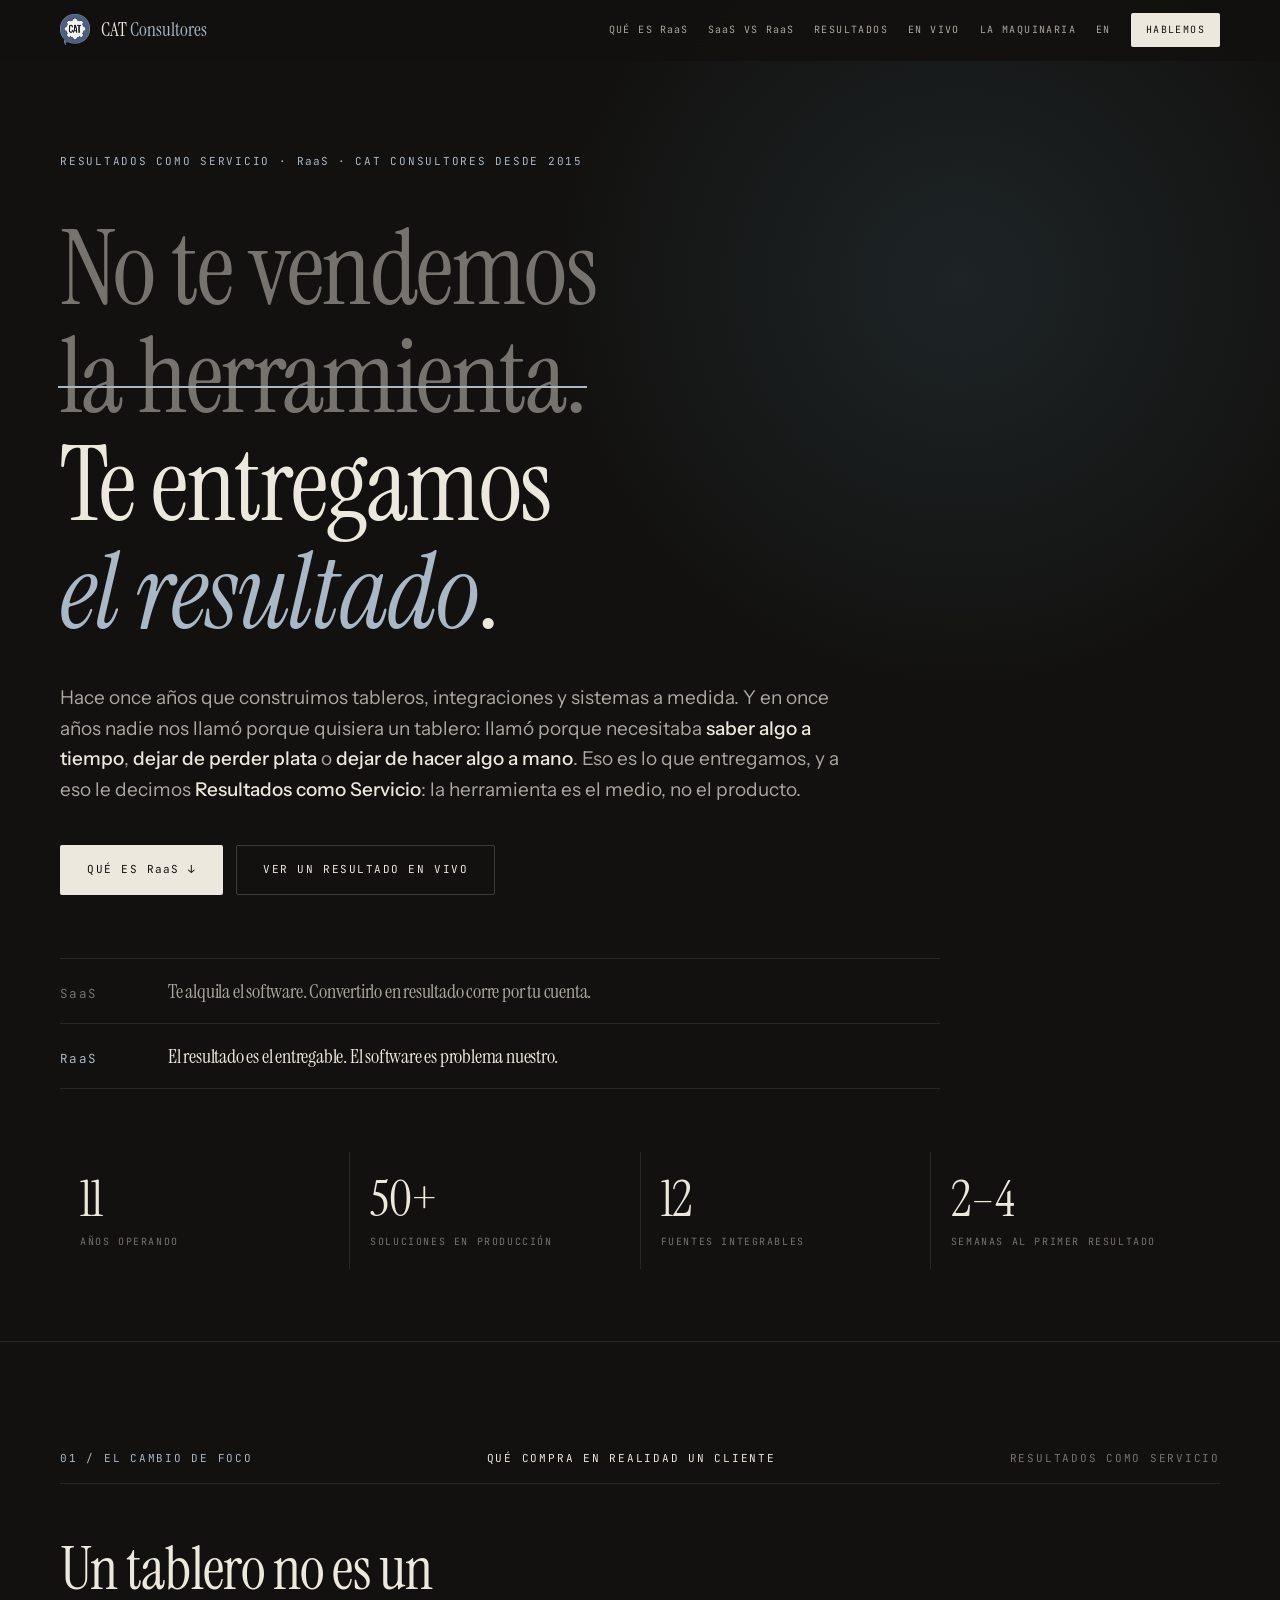
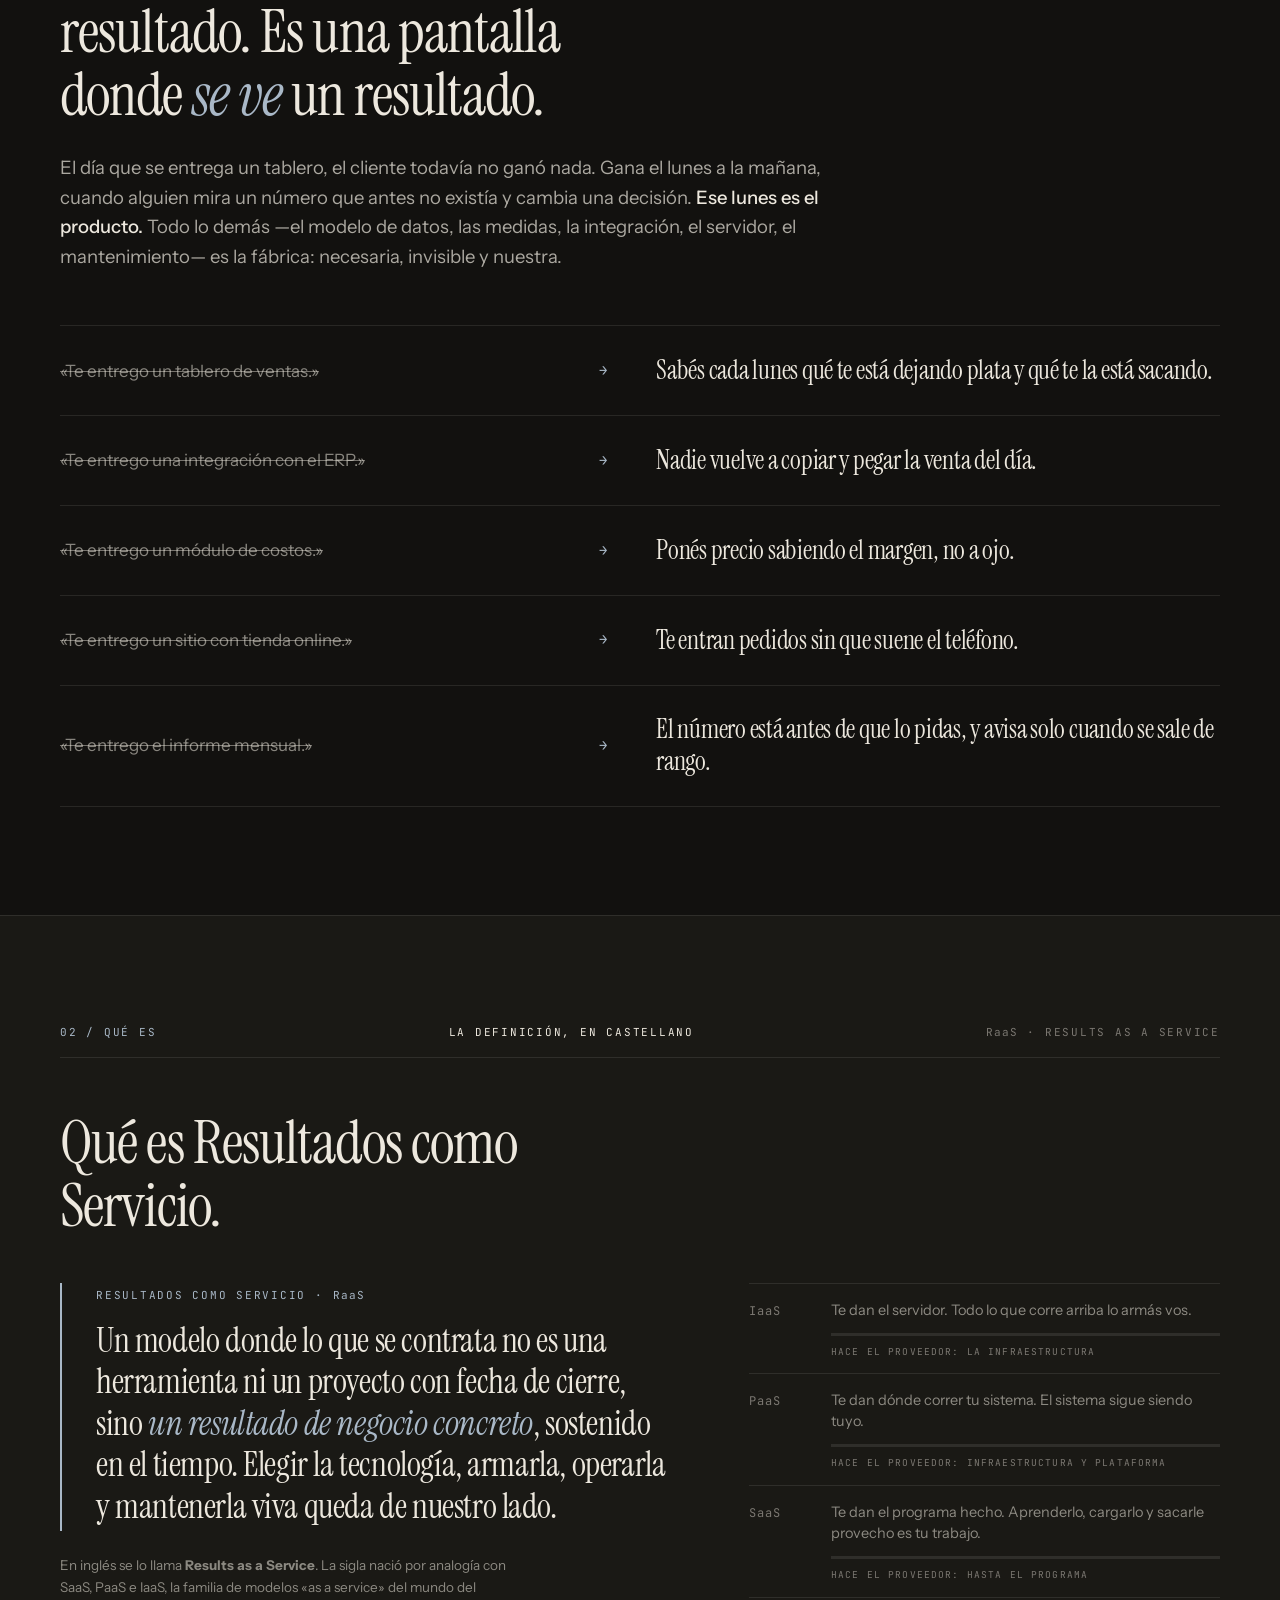
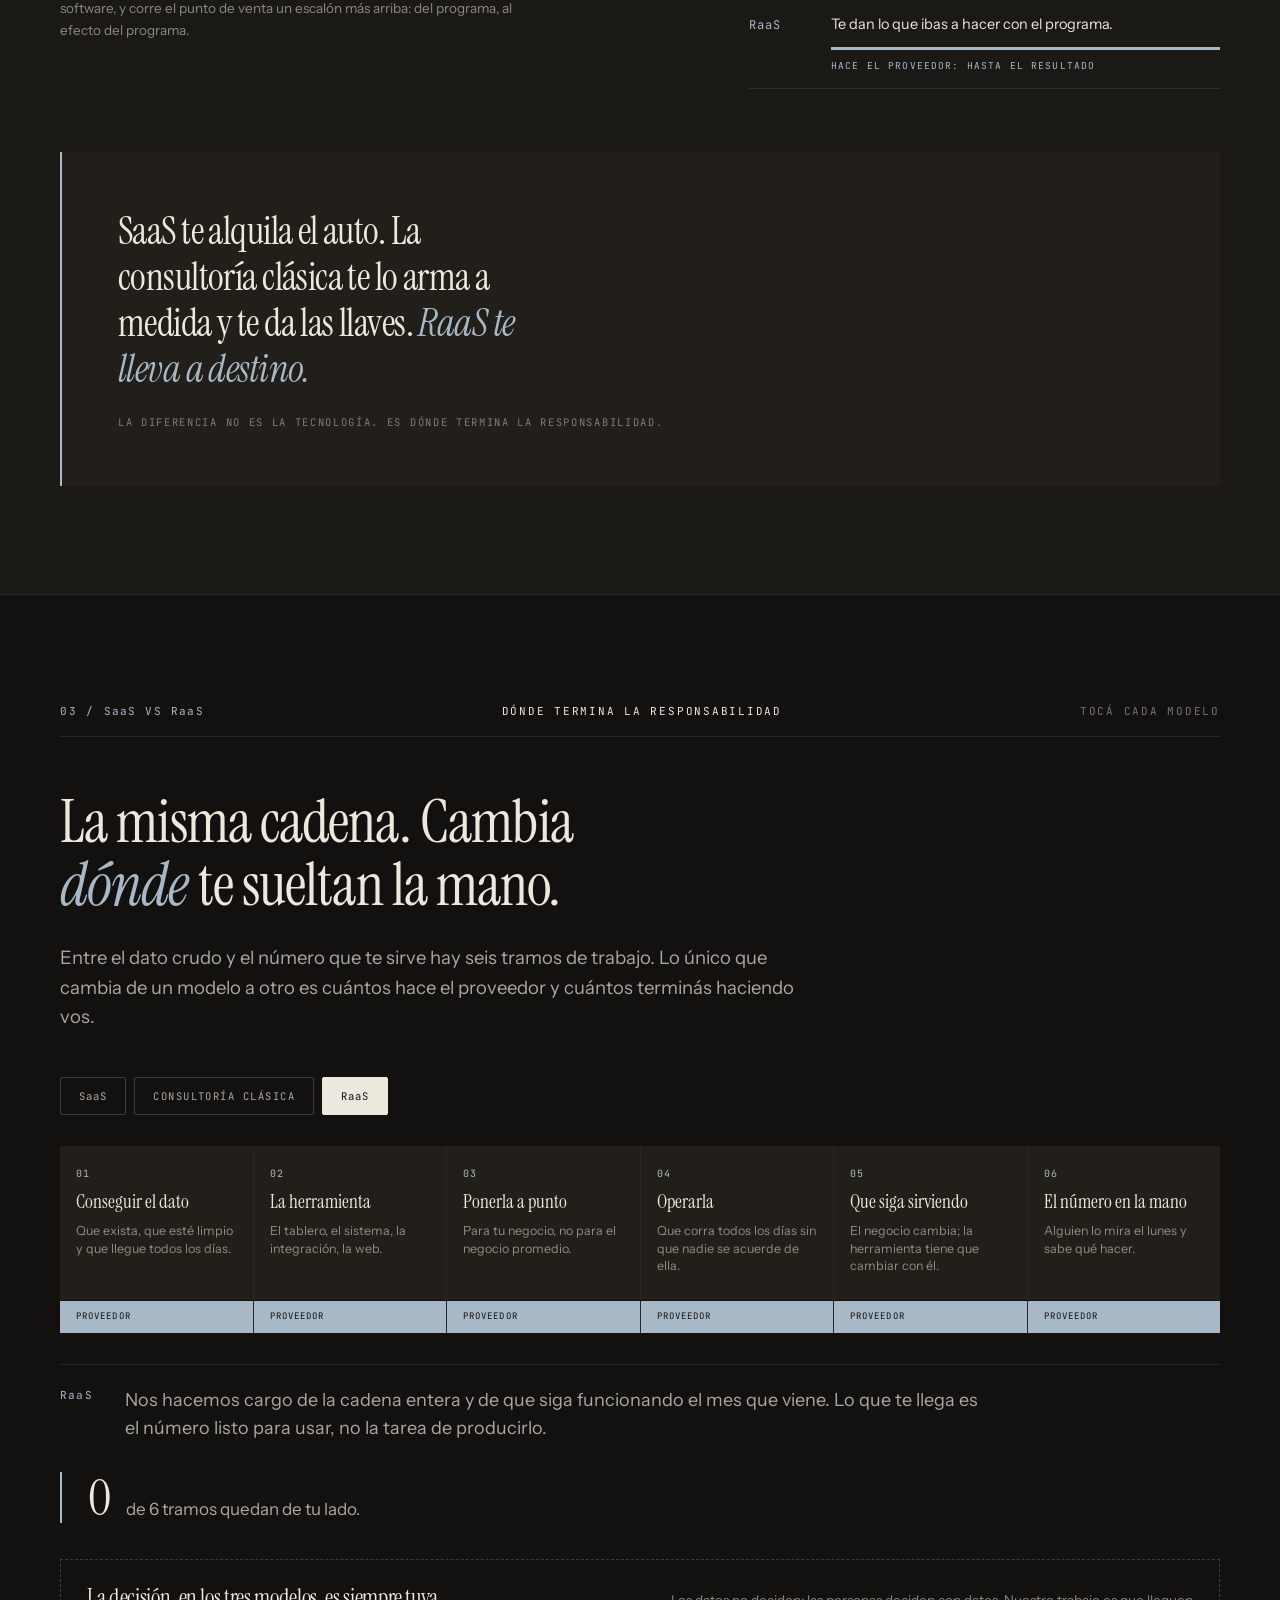
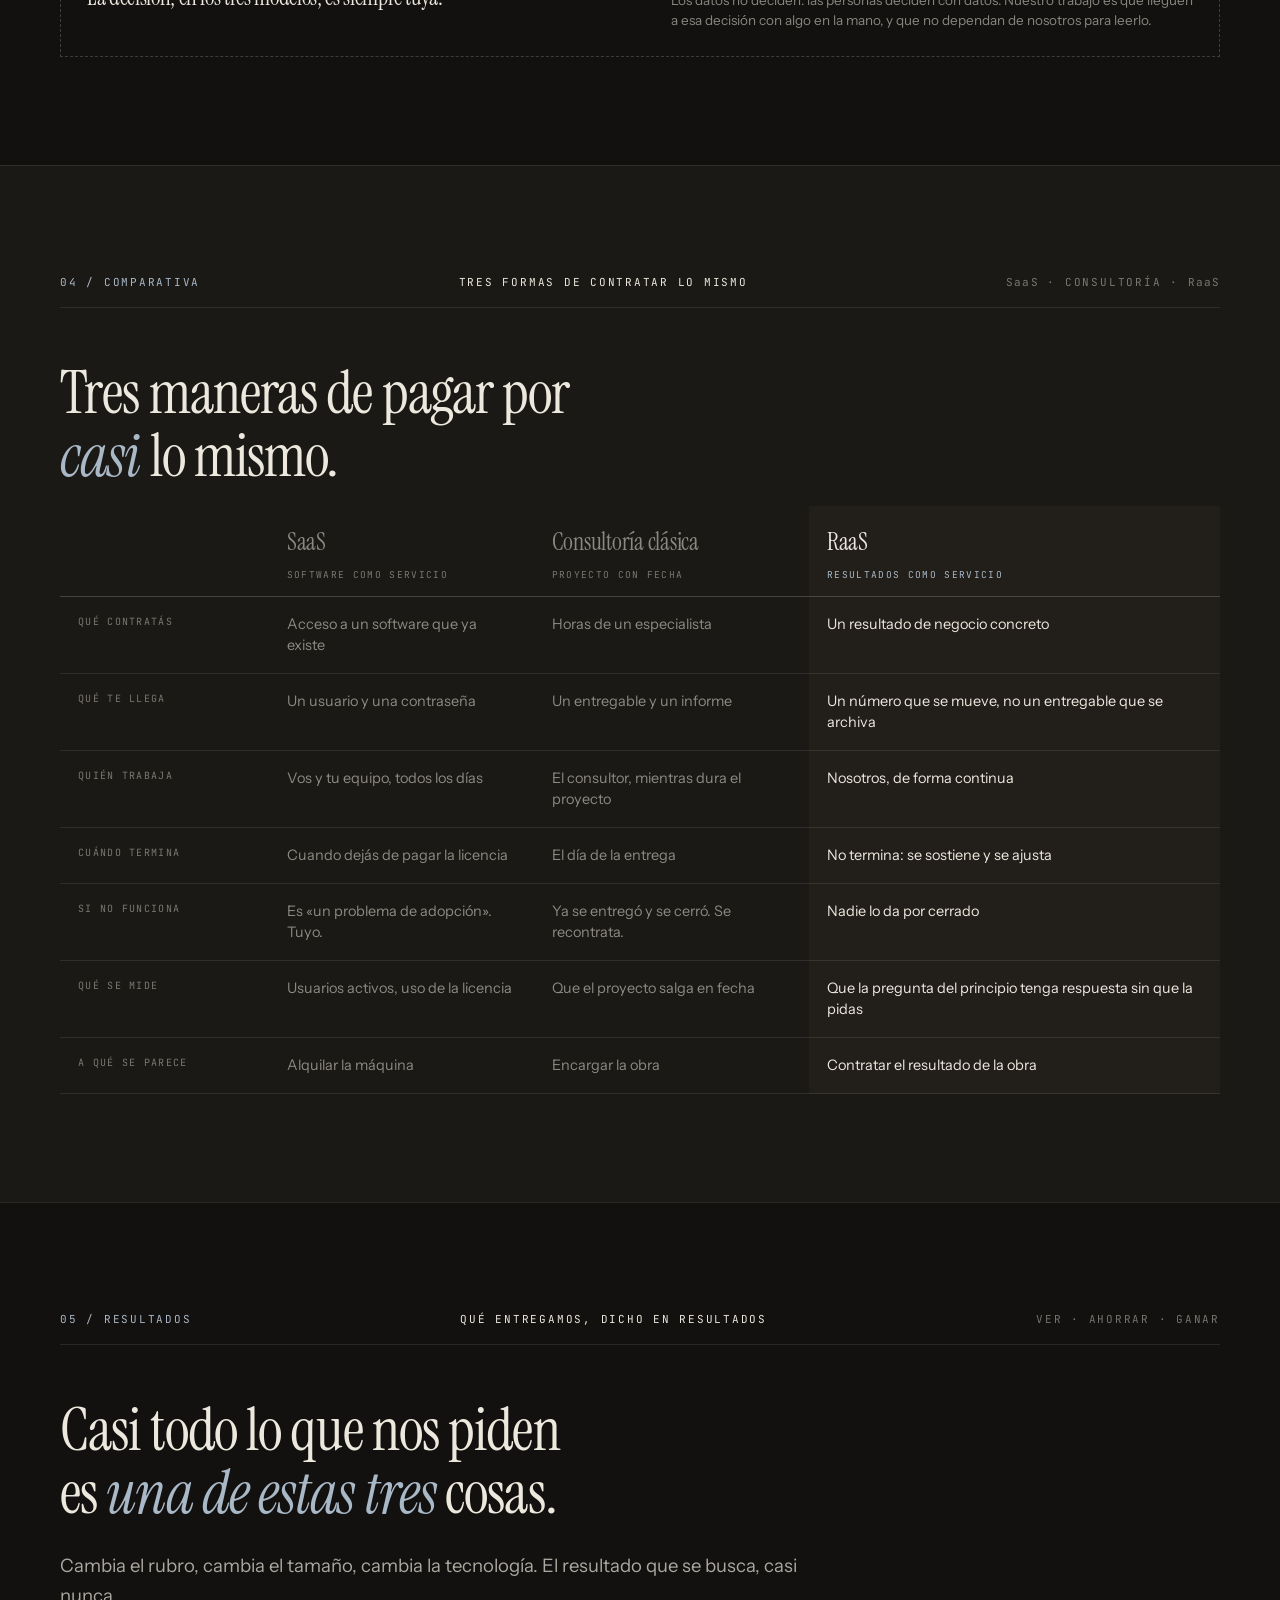
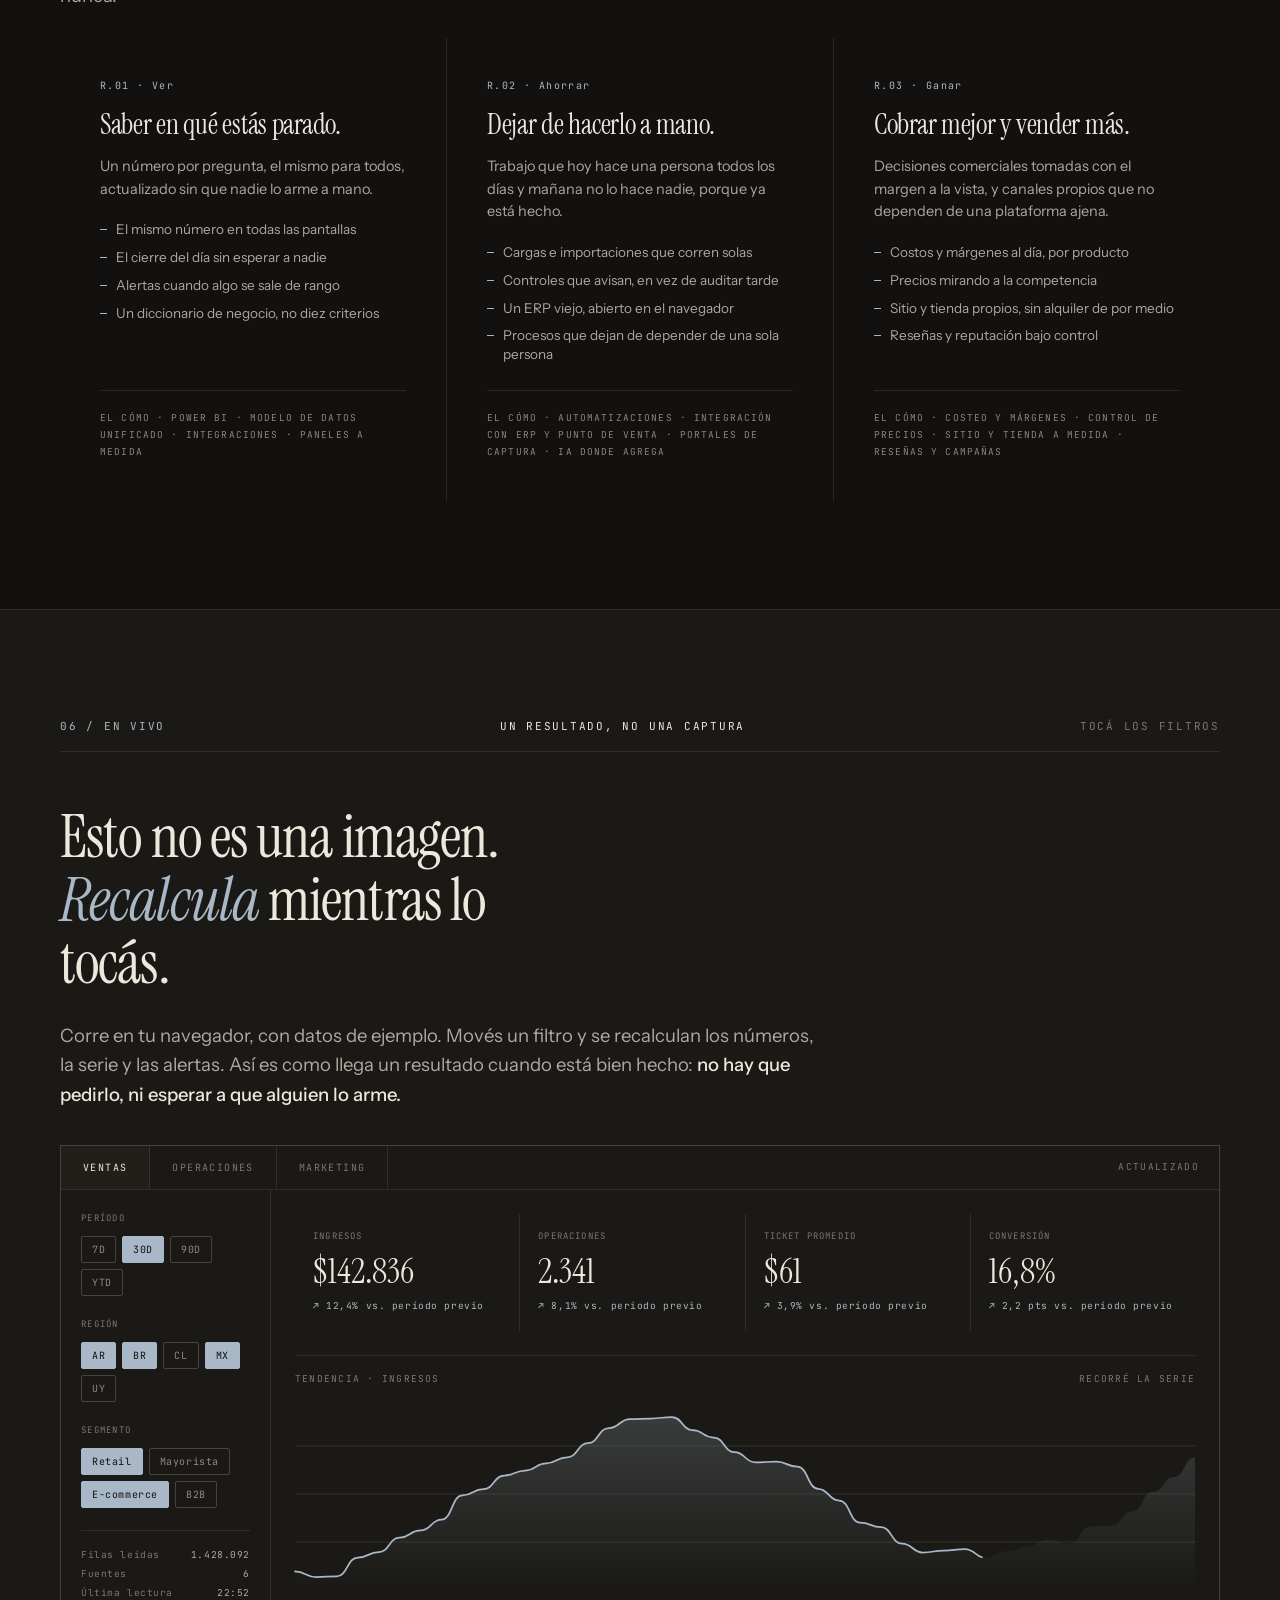
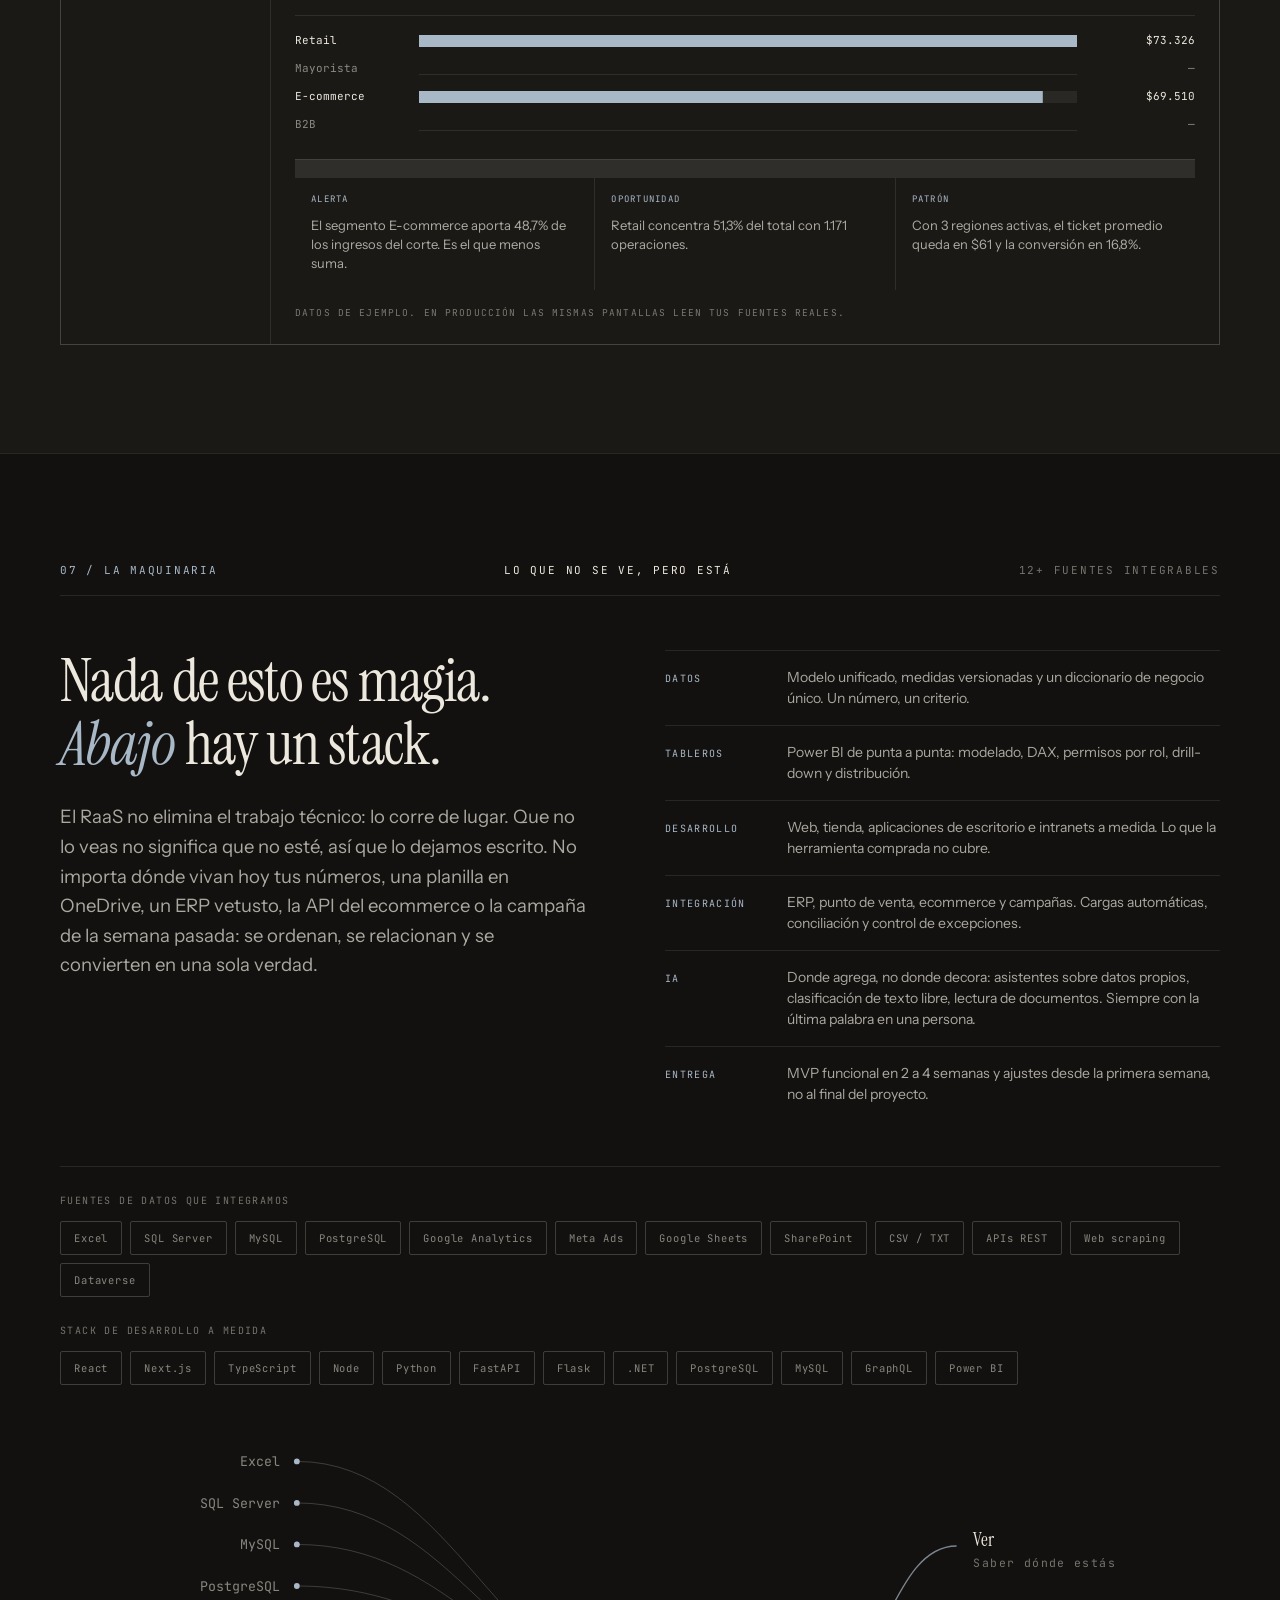
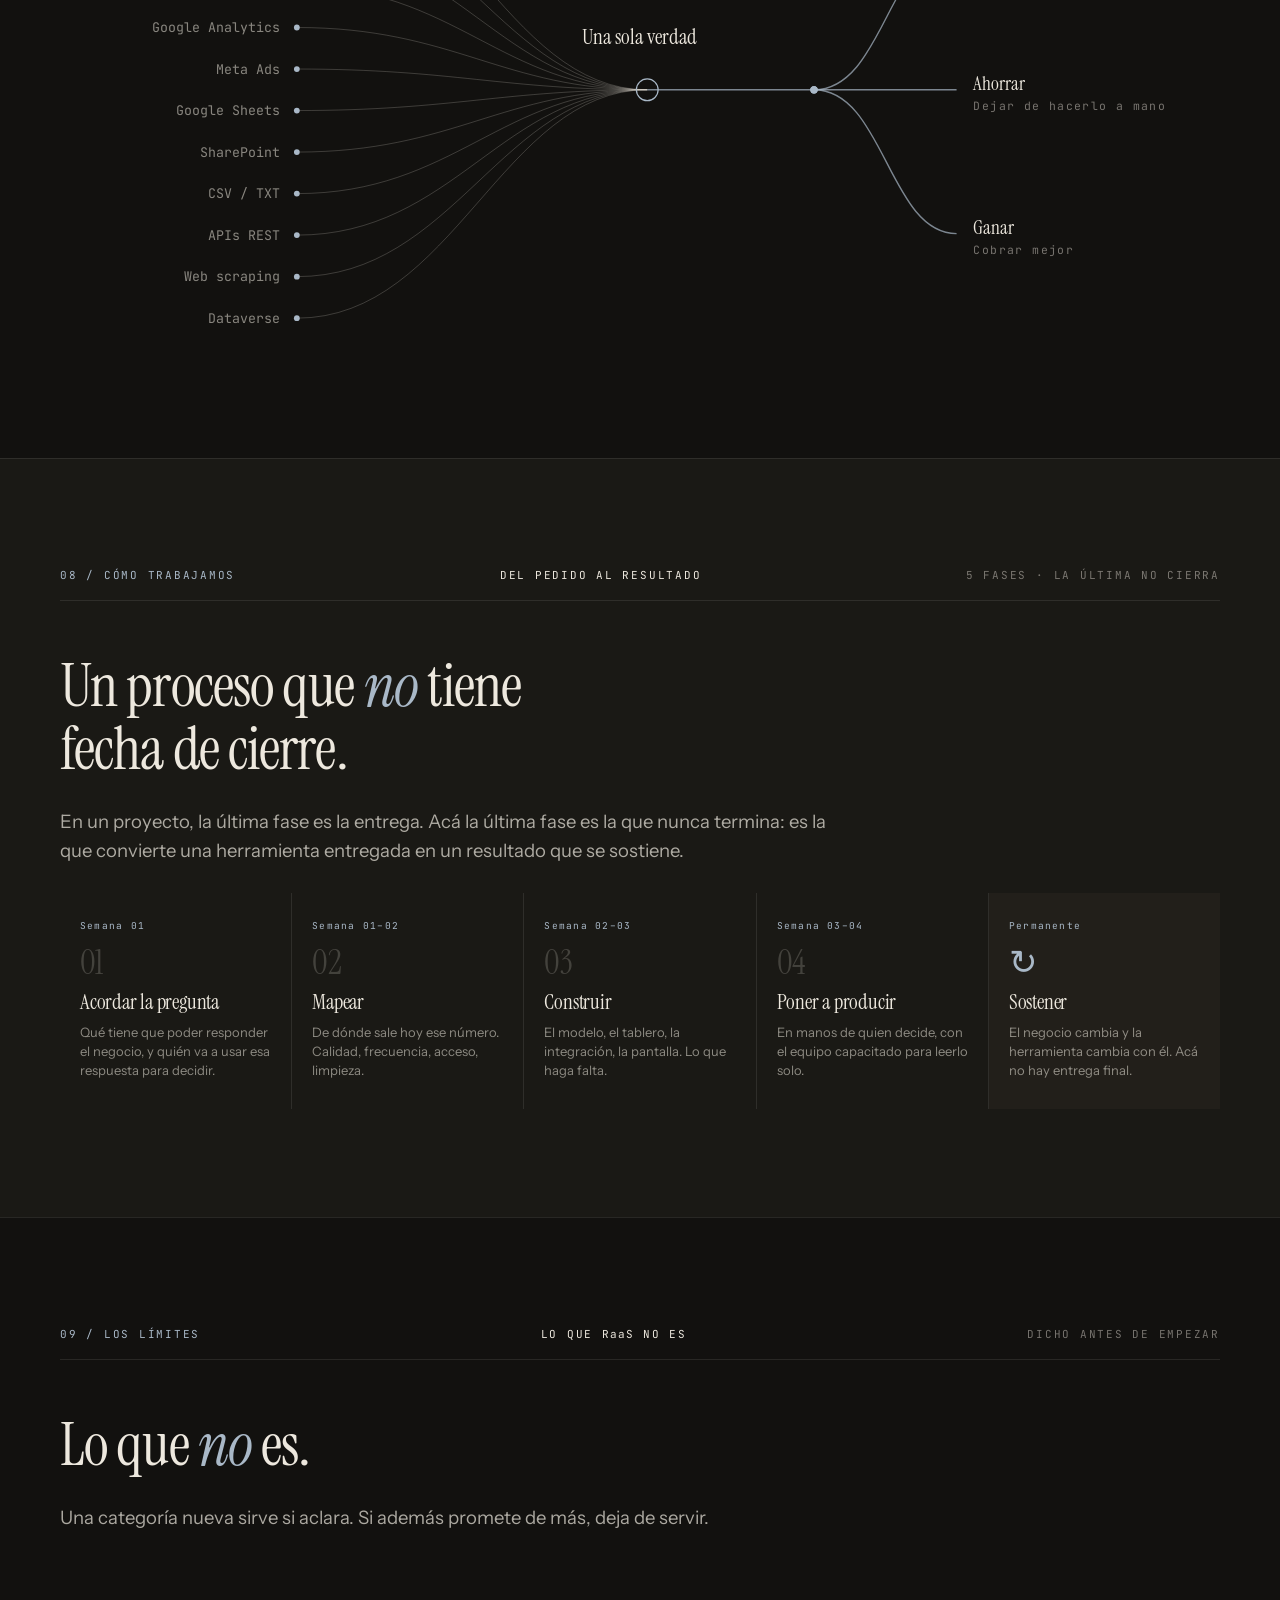
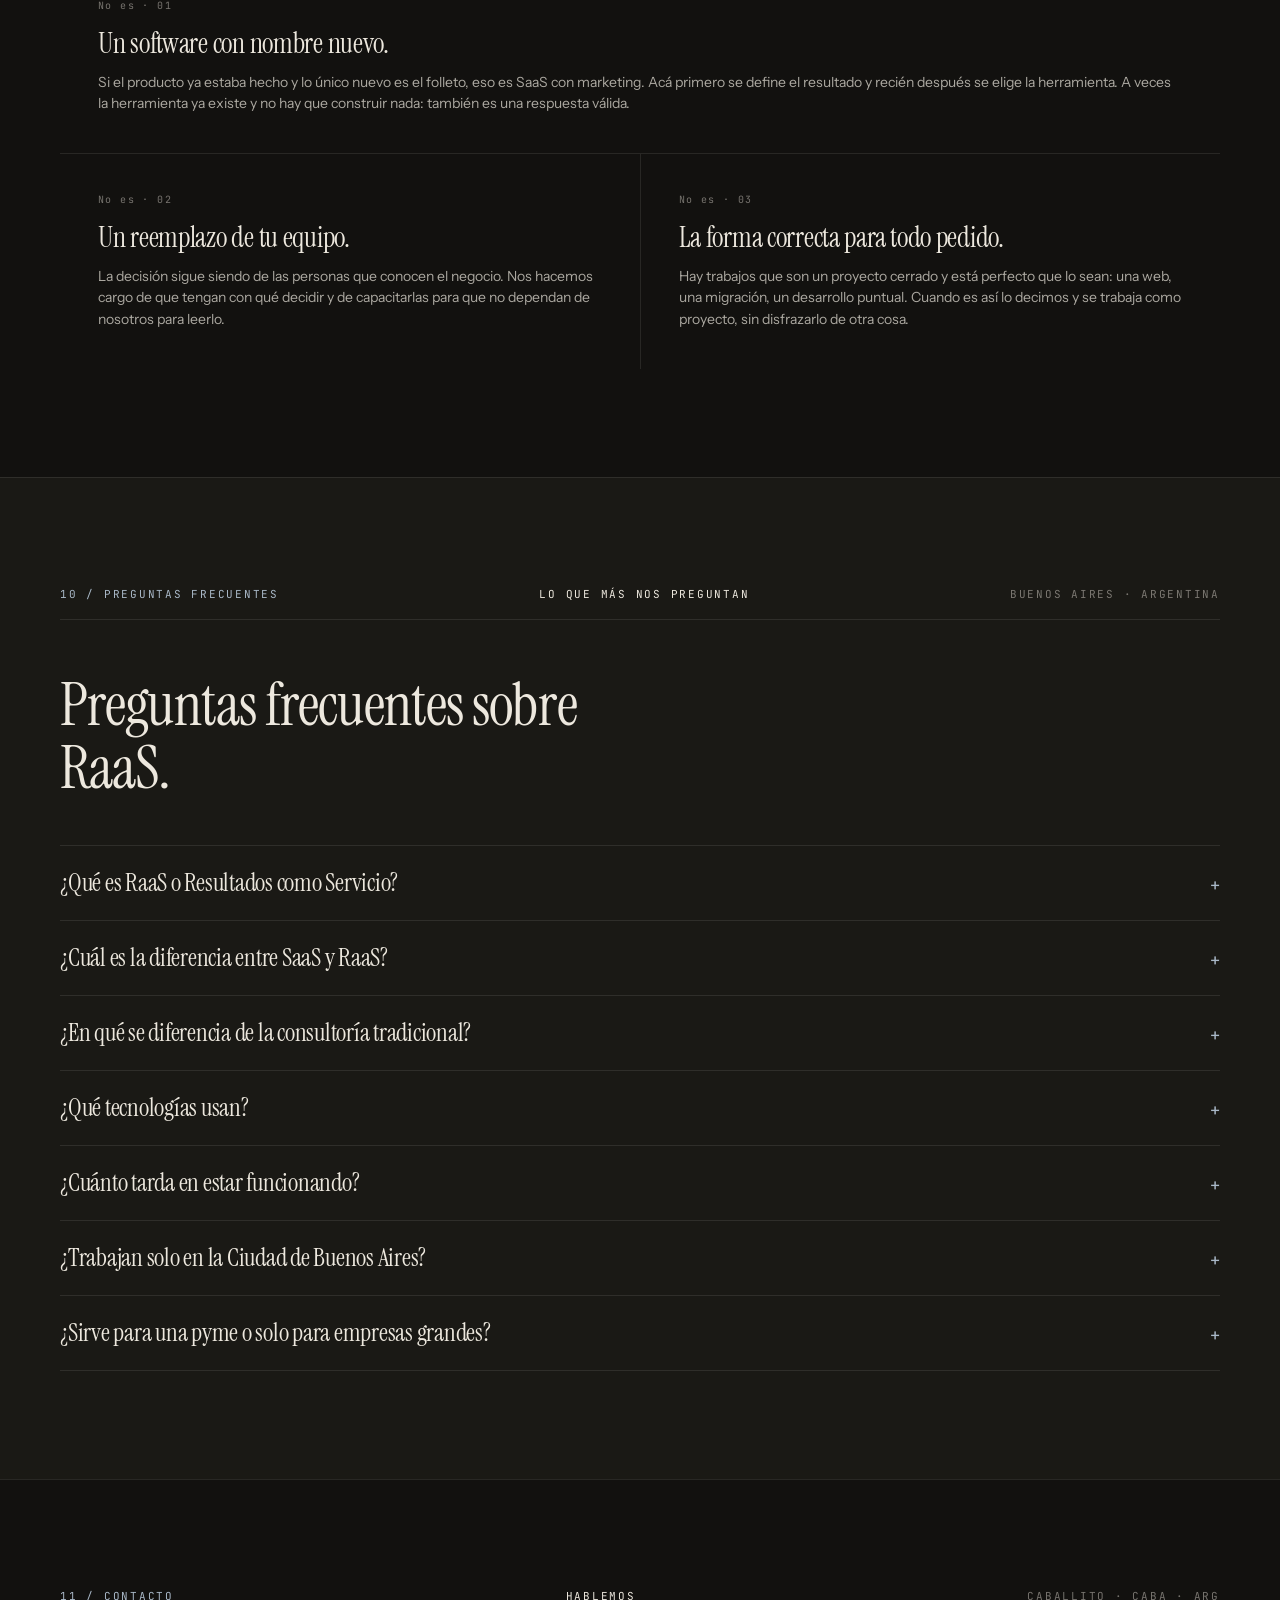
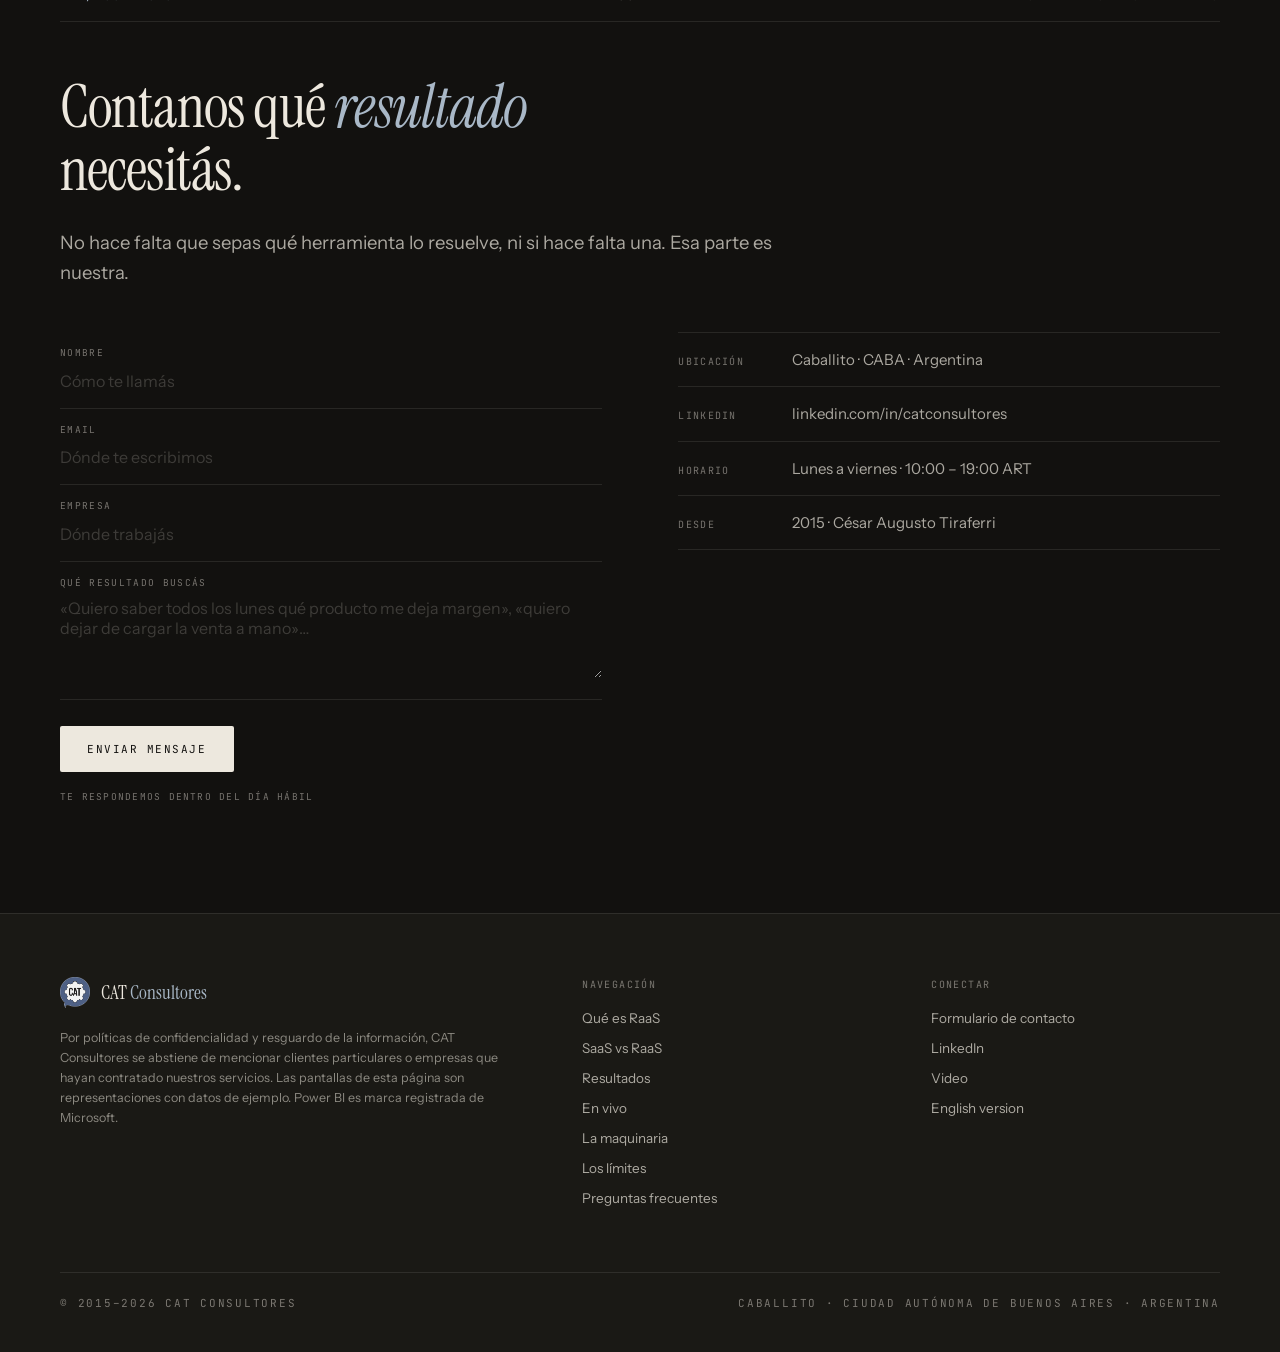
<file: index.html>
<!doctype html>
<html lang="es-AR">
<head>
<meta charset="utf-8" />
<meta name="viewport" content="width=device-width, initial-scale=1" />
<title>Resultados como Servicio (RaaS) · Power BI | CAT Consultores</title>
<meta name="description" content="No te vendemos la herramienta: te entregamos el resultado. Resultados como Servicio (RaaS) en Buenos Aires: Power BI, dashboards e integraciones a medida." />
<link rel="canonical" href="https://catconsultores.com.ar/" />
<link rel="alternate" hreflang="es-AR" href="https://catconsultores.com.ar/" />
<link rel="alternate" hreflang="en" href="https://catconsultores.com.ar/en/" />
<link rel="alternate" hreflang="x-default" href="https://catconsultores.com.ar/" />
<link rel="icon" type="image/png" href="assets/logo.png" />
<meta name="author" content="CAT Consultores" />
<meta name="geo.region" content="AR-C" />
<meta name="geo.placename" content="Caballito, Ciudad Autónoma de Buenos Aires" />

<meta property="og:type" content="website" />
<meta property="og:locale" content="es_AR" />
<meta property="og:locale:alternate" content="en_US" />
<meta property="og:url" content="https://catconsultores.com.ar/" />
<meta property="og:site_name" content="CAT Consultores" />
<meta property="og:title" content="Resultados como Servicio (RaaS) · CAT Consultores" />
<meta property="og:description" content="No te vendemos la herramienta: te entregamos el resultado. Power BI, dashboards, integraciones y desarrollo a medida en Buenos Aires." />
<meta property="og:image" content="https://catconsultores.com.ar/assets/og-raas.png" />
<meta property="og:image:width" content="1200" />
<meta property="og:image:height" content="630" />
<meta property="og:image:alt" content="CAT Consultores · Resultados como Servicio" />
<meta name="twitter:card" content="summary_large_image" />
<meta name="twitter:title" content="Resultados como Servicio (RaaS) · CAT Consultores" />
<meta name="twitter:description" content="No te vendemos la herramienta: te entregamos el resultado. Power BI, dashboards e integraciones en Buenos Aires." />
<meta name="twitter:image" content="https://catconsultores.com.ar/assets/og-raas.png" />

<script type="application/ld+json">
{
  "@context": "https://schema.org",
  "@graph": [
    {
      "@type": "ProfessionalService",
      "@id": "https://catconsultores.com.ar/#negocio",
      "name": "CAT Consultores",
      "alternateName": "CAT Consultores · Resultados como Servicio",
      "url": "https://catconsultores.com.ar/",
      "logo": "https://catconsultores.com.ar/assets/logo.png",
      "image": "https://catconsultores.com.ar/assets/og-raas.png",
      "description": "Consultoría de datos y desarrollo a medida bajo el modelo Resultados como Servicio (RaaS). Power BI, dashboards, integraciones con ERP y punto de venta, y software a medida.",
      "slogan": "No te vendemos la herramienta. Te entregamos el resultado.",
      "foundingDate": "2015",
      "founder": { "@type": "Person", "name": "César Augusto Tiraferri" },
      "address": {
        "@type": "PostalAddress",
        "addressLocality": "Caballito",
        "addressRegion": "Ciudad Autónoma de Buenos Aires",
        "addressCountry": "AR"
      },
      "areaServed": [
        { "@type": "City", "name": "Ciudad Autónoma de Buenos Aires" },
        { "@type": "AdministrativeArea", "name": "Provincia de Buenos Aires" },
        { "@type": "Country", "name": "Argentina" }
      ],
      "openingHoursSpecification": [{
        "@type": "OpeningHoursSpecification",
        "dayOfWeek": ["Monday","Tuesday","Wednesday","Thursday","Friday"],
        "opens": "10:00",
        "closes": "19:00"
      }],
      "sameAs": ["https://www.linkedin.com/in/catconsultores"],
      "knowsLanguage": ["es-AR","en"],
      "knowsAbout": [
        "Resultados como Servicio",
        "Results as a Service",
        "RaaS",
        "Power BI",
        "Business Intelligence",
        "Visualización de datos",
        "Dashboards",
        "Tableros de control",
        "Integración de datos",
        "Integración con ERP",
        "Desarrollo de software a medida"
      ],
      "makesOffer": [{
        "@type": "Offer",
        "itemOffered": { "@id": "https://catconsultores.com.ar/#raas" }
      }]
    },
    {
      "@type": "Service",
      "@id": "https://catconsultores.com.ar/#raas",
      "name": "Resultados como Servicio (RaaS)",
      "alternateName": "Results as a Service",
      "serviceType": "Consultoría de datos y desarrollo a medida",
      "provider": { "@id": "https://catconsultores.com.ar/#negocio" },
      "description": "Modelo donde lo que se contrata no es una herramienta ni un proyecto con fecha de cierre, sino un resultado de negocio concreto y sostenido en el tiempo. Elegir la tecnología, armarla, operarla y mantenerla viva queda del lado del proveedor.",
      "areaServed": [
        { "@type": "City", "name": "Ciudad Autónoma de Buenos Aires" },
        { "@type": "AdministrativeArea", "name": "Provincia de Buenos Aires" },
        { "@type": "Country", "name": "Argentina" }
      ],
      "hasOfferCatalog": {
        "@type": "OfferCatalog",
        "name": "Resultados que entregamos",
        "itemListElement": [
          { "@type": "Offer", "itemOffered": { "@type": "Service", "name": "Ver: tableros y una sola verdad", "description": "Un número por pregunta, el mismo para todos, actualizado sin que nadie lo arme a mano. Power BI, modelo de datos unificado e integraciones." } },
          { "@type": "Offer", "itemOffered": { "@type": "Service", "name": "Ahorrar: automatización de procesos", "description": "Cargas e importaciones que corren solas, controles que avisan e integración con ERP y punto de venta." } },
          { "@type": "Offer", "itemOffered": { "@type": "Service", "name": "Ganar: costos, precios y canales propios", "description": "Costos y márgenes al día, control de precios y desarrollo de sitio y tienda a medida." } }
        ]
      }
    },
    {
      "@type": "WebSite",
      "@id": "https://catconsultores.com.ar/#sitio",
      "url": "https://catconsultores.com.ar/",
      "name": "CAT Consultores",
      "inLanguage": "es-AR",
      "publisher": { "@id": "https://catconsultores.com.ar/#negocio" }
    }
  ]
}
</script>

<script type="application/ld+json">
{
  "@context": "https://schema.org",
  "@type": "FAQPage",
  "inLanguage": "es-AR",
  "mainEntity": [
    {
      "@type": "Question",
      "name": "¿Qué es RaaS o Resultados como Servicio?",
      "acceptedAnswer": {
        "@type": "Answer",
        "text": "Resultados como Servicio (RaaS, del inglés Results as a Service) es un modelo donde lo que se contrata no es una herramienta ni un proyecto con fecha de cierre, sino un resultado de negocio concreto y sostenido en el tiempo. Elegir la tecnología, armarla, operarla y mantenerla viva queda del lado del proveedor. La sigla nació por analogía con SaaS, PaaS e IaaS."
      }
    },
    {
      "@type": "Question",
      "name": "¿Cuál es la diferencia entre SaaS y RaaS?",
      "acceptedAnswer": {
        "@type": "Answer",
        "text": "El SaaS te da acceso a un programa que ya existe: aprenderlo, configurarlo, cargarlo y sacarle provecho sigue siendo trabajo tuyo. El RaaS se hace cargo de esa cadena completa y lo que te entrega es el resultado. Dicho corto: SaaS te alquila el auto, RaaS te lleva a destino."
      }
    },
    {
      "@type": "Question",
      "name": "¿En qué se diferencia el RaaS de la consultoría tradicional?",
      "acceptedAnswer": {
        "@type": "Answer",
        "text": "La consultoría clásica vende horas y termina el día de la entrega. En el modelo de Resultados como Servicio no hay fecha de cierre, porque el trabajo es que el resultado se sostenga y se ajuste a medida que el negocio cambia."
      }
    },
    {
      "@type": "Question",
      "name": "¿Qué tecnologías usan?",
      "acceptedAnswer": {
        "@type": "Answer",
        "text": "Power BI para tableros, modelado de datos y medidas DAX; integraciones con ERP, punto de venta y ecommerce; y desarrollo a medida en React, Next.js, TypeScript, Node, Python, .NET, PostgreSQL y MySQL. Integramos más de doce fuentes de datos: Excel, SQL Server, Google Analytics, Meta Ads, SharePoint, Google Sheets y APIs REST."
      }
    },
    {
      "@type": "Question",
      "name": "¿Cuánto tarda en estar funcionando?",
      "acceptedAnswer": {
        "@type": "Answer",
        "text": "Entre dos y cuatro semanas al primer resultado en producción, con entregas funcionales desde la primera semana y no un único entregable al final del proyecto."
      }
    },
    {
      "@type": "Question",
      "name": "¿Trabajan solo en la Ciudad de Buenos Aires?",
      "acceptedAnswer": {
        "@type": "Answer",
        "text": "Estamos en Caballito, Ciudad Autónoma de Buenos Aires, y trabajamos con empresas de CABA, de la provincia de Buenos Aires y del resto de la Argentina. Buena parte del trabajo es remoto."
      }
    },
    {
      "@type": "Question",
      "name": "¿Sirve para una pyme o solo para empresas grandes?",
      "acceptedAnswer": {
        "@type": "Answer",
        "text": "Sirve para las dos. Algunas soluciones rinden más en una empresa única y otras en redes de sucursales o franquicias. Lo que define el encaje no es el tamaño sino que haya una pregunta de negocio concreta sin respuesta o un proceso manual que se repita todos los días."
      }
    }
  ]
}
</script>
<link rel="preconnect" href="https://fonts.googleapis.com" />
<link rel="preconnect" href="https://fonts.gstatic.com" crossorigin />
<link href="https://fonts.googleapis.com/css2?family=Instrument+Serif:ital@0;1&family=Instrument+Sans:wght@400;500;600&family=JetBrains+Mono:wght@400;500&display=swap" rel="stylesheet" />
<style>
:root{
  --bg:#12110F; --bg-2:#1A1915; --bg-3:#221F1A; --bg-4:#2A2620;
  --fg:#EDE8DE;
  --dim:rgba(237,232,222,.70);
  --mid:rgba(237,232,222,.54);
  --faint:rgba(237,232,222,.46);
  --ghost:rgba(237,232,222,.20);
  --rule:rgba(237,232,222,.10);
  --rule-2:rgba(237,232,222,.20);
  --accent:#A9B8C7;
  --accent-deep:#5E8EA8;
  --ink:#12110F;
  --pad:clamp(20px,5vw,60px);
  --maxw:1280px;
  --sans:"Instrument Sans","Inter",system-ui,-apple-system,"Segoe UI",sans-serif;
  --serif:"Instrument Serif","Times New Roman",Georgia,serif;
  --mono:"JetBrains Mono",ui-monospace,Menlo,Consolas,monospace;
  --ease-out:cubic-bezier(.23,1,.32,1);
  --ease-in-out:cubic-bezier(.77,0,.175,1);
}
*{box-sizing:border-box;margin:0;padding:0}
html{scroll-behavior:smooth;scroll-padding-top:88px;-webkit-text-size-adjust:100%}
body{
  background:var(--bg); color:var(--fg); font-family:var(--sans);
  font-size:16px; line-height:1.55; -webkit-font-smoothing:antialiased; overflow-x:hidden;
}
::selection{background:var(--accent);color:var(--ink)}
a{color:inherit;text-decoration:none}
:focus-visible{outline:2px solid var(--accent);outline-offset:3px}

.mono{font-family:var(--mono);font-size:11px;letter-spacing:.16em;text-transform:uppercase}
.kc{text-transform:none;letter-spacing:.1em}
.wrap{max-width:var(--maxw);margin:0 auto;padding-inline:var(--pad)}
.serif{font-family:var(--serif);font-weight:400;letter-spacing:-.015em;line-height:1.03}
em{font-style:italic;color:var(--accent)}
.num{font-variant-numeric:tabular-nums}

/* ---------- topbar ---------- */
#sentinel{position:absolute;top:0;left:0;width:1px;height:1px}
.topbar{
  position:fixed;top:0;left:0;right:0;z-index:60;
  display:flex;align-items:center;gap:18px;padding:13px var(--pad);
  background:rgba(18,17,15,.90);backdrop-filter:blur(14px);
  border-bottom:1px solid transparent;transition:border-color .3s var(--ease-out);
}
.topbar.stuck{border-bottom-color:var(--rule)}
.brand{display:flex;align-items:center;gap:11px;flex:0 0 auto}
.brand img{width:30px;height:auto;display:block;opacity:.95}
.brand .bn{font-family:var(--serif);font-size:19px;line-height:1;white-space:nowrap}
.brand .bn span{color:var(--accent)}
.navlinks{display:flex;gap:20px;margin-left:auto;align-items:center}
.navlinks a{font-family:var(--mono);font-size:10px;letter-spacing:.14em;text-transform:uppercase;color:var(--dim);transition:color .2s var(--ease-out)}
.navcta{
  background:var(--fg);color:var(--ink)!important;padding:9px 15px;border-radius:2px;
  transition:background .2s var(--ease-out),transform .2s var(--ease-out);
}
.burger{display:none;background:none;border:0;color:var(--fg);font-family:var(--mono);font-size:10px;letter-spacing:.14em;cursor:pointer;padding:8px 0}

@media (hover:hover) and (pointer:fine){
  .navlinks a:hover{color:var(--fg)}
  .navcta:hover{background:var(--accent);transform:translateY(-1px)}
}

/* ---------- hero ---------- */
.hero{padding:clamp(122px,17vh,190px) 0 clamp(60px,8vh,90px);position:relative;overflow:hidden}
.hero::before{
  content:"";position:absolute;inset:-18% -16% auto auto;width:82vw;height:82vw;max-width:1060px;max-height:1060px;
  background:radial-gradient(circle closest-side,rgba(94,142,168,.15),rgba(94,142,168,.05) 55%,transparent 78%);pointer-events:none;
}
.hero .wrap{position:relative}
.hero .eyebrow{color:var(--accent);margin-bottom:clamp(26px,5vh,46px)}
.hero h1{font-size:clamp(42px,8.2vw,112px);max-width:15ch}
.hero h1 .off{color:var(--faint)}
/* el tachado se dibuja: representa el reencuadre, no es decoracion */
.hero h1 .strike{position:relative;display:inline-block}
.hero h1 .strike::after{
  content:"";position:absolute;left:-.02em;right:-.02em;top:var(--strike-top,.6em);height:2px;background:var(--accent);
  transform:scaleX(0);transform-origin:left;
  transition:transform .62s var(--ease-out) .5s;
}
.hero h1.drawn .strike::after{transform:scaleX(1)}
.hero h1 .reveal{display:inline-block;opacity:0;transform:translateY(14px);transition:opacity .6s var(--ease-out) 1s,transform .6s var(--ease-out) 1s}
.hero h1.drawn .reveal{opacity:1;transform:none}
.hero .sub{margin-top:clamp(26px,4vh,40px);max-width:60ch;font-size:clamp(15px,1.55vw,19px);line-height:1.6;color:var(--dim)}
.hero .sub b{color:var(--fg);font-weight:500}
.actions{display:flex;flex-wrap:wrap;gap:13px;margin-top:clamp(30px,4.5vh,44px)}
.btn{
  font-family:var(--mono);font-size:11px;letter-spacing:.14em;text-transform:uppercase;
  padding:15px 26px;border-radius:2px;border:1px solid transparent;cursor:pointer;display:inline-block;
  transition:transform .18s var(--ease-out),background .2s var(--ease-out),border-color .2s var(--ease-out);
}
.btn.solid{background:var(--fg);color:var(--ink)}
.btn.ghost{border-color:var(--rule-2);color:var(--fg);background:none}
.btn:active{transform:translateY(1px)}
@media (hover:hover) and (pointer:fine){
  .btn.solid:hover{background:var(--accent);transform:translateY(-2px)}
  .btn.ghost:hover{border-color:var(--fg);transform:translateY(-2px)}
}

.vs{margin-top:clamp(46px,7vh,76px);border-top:1px solid var(--rule);max-width:880px}
.vsrow{display:grid;grid-template-columns:78px 1fr;gap:clamp(14px,3vw,30px);padding:19px 0;border-bottom:1px solid var(--rule);align-items:baseline}
.vsrow .k{font-family:var(--mono);font-size:12.5px;letter-spacing:.1em;color:var(--faint)}
.vsrow.on .k{color:var(--accent)}
.vsrow .v{font-size:clamp(15px,1.75vw,20px);color:var(--dim);font-family:var(--serif);letter-spacing:-.01em;line-height:1.3}
.vsrow.on .v{color:var(--fg)}

.stats{display:grid;grid-template-columns:repeat(4,1fr);gap:1px;margin-top:clamp(48px,7vh,80px);background:var(--rule)}
.stat{background:var(--bg);padding:22px 20px 20px}
.stat .n{font-family:var(--serif);font-size:clamp(30px,4.2vw,50px);line-height:1;display:block}
.stat .l{margin-top:10px;color:var(--faint);display:block;font-size:10px}

/* ---------- secciones ---------- */
.sec{padding:clamp(84px,12vh,150px) 0;border-top:1px solid var(--rule)}
.sec.alt{background:var(--bg-2)}
.sechead{
  display:flex;flex-wrap:wrap;gap:8px 28px;justify-content:space-between;align-items:baseline;
  padding-bottom:16px;border-bottom:1px solid var(--rule);margin-bottom:clamp(40px,6vh,72px);
}
.sechead .ix{color:var(--accent)}
.sechead .m{color:var(--faint)}
h2{font-family:var(--serif);font-weight:400;font-size:clamp(30px,4.7vw,60px);line-height:1.05;letter-spacing:-.015em;max-width:19ch}
h3{font-family:var(--serif);font-weight:400;font-size:clamp(20px,2.3vw,28px);line-height:1.15;letter-spacing:-.01em}
.lede{font-size:clamp(15px,1.5vw,18.5px);line-height:1.6;color:var(--dim);max-width:64ch;margin-top:26px}
.lede b{color:var(--fg);font-weight:500}

/* ---------- 01 · antes / despues ---------- */
.swap{margin-top:clamp(44px,6vh,76px);border-top:1px solid var(--rule)}
.swaprow{
  display:grid;grid-template-columns:1fr 46px 1.15fr;gap:clamp(12px,2.4vw,30px);align-items:center;
  padding:clamp(20px,3.2vh,30px) 0;border-bottom:1px solid var(--rule);
}
.swaprow .old{
  color:var(--mid);font-size:clamp(14px,1.5vw,17px);
  text-decoration:line-through;text-decoration-thickness:1px;text-decoration-color:transparent;
  transition:text-decoration-color .45s var(--ease-out) .12s;
}
.swaprow.in .old{text-decoration-color:rgba(237,232,222,.45)}
.swaprow .ar{font-family:var(--mono);color:var(--accent);font-size:14px;text-align:center;opacity:0;transform:translateX(-8px);transition:opacity .4s var(--ease-out) .3s,transform .4s var(--ease-out) .3s}
.swaprow.in .ar{opacity:1;transform:none}
.swaprow .new{font-family:var(--serif);font-size:clamp(17px,2.05vw,26px);line-height:1.2;letter-spacing:-.01em;opacity:0;transform:translateY(10px);transition:opacity .55s var(--ease-out) .42s,transform .55s var(--ease-out) .42s}
.swaprow.in .new{opacity:1;transform:none}

/* ---------- 02 · escalera as-a-service ---------- */
.defgrid{display:grid;grid-template-columns:1.3fr 1fr;gap:clamp(30px,6vw,84px);align-items:start}
.defbox{border-left:2px solid var(--accent);padding:4px 0 4px clamp(20px,3vw,34px)}
.defbox .term{font-family:var(--mono);font-size:11px;letter-spacing:.16em;text-transform:uppercase;color:var(--accent);margin-bottom:16px;display:block}
.defbox .body{font-family:var(--serif);font-size:clamp(21px,2.75vw,34px);line-height:1.22;letter-spacing:-.012em}
.defnote{margin-top:24px;font-size:13.5px;line-height:1.6;color:var(--mid);max-width:52ch}

.ladder{border-top:1px solid var(--rule)}
.rung{
  display:block;width:100%;text-align:left;background:none;border:0;cursor:pointer;
  border-bottom:1px solid var(--rule);padding:16px 0 14px;color:inherit;font:inherit;
}
.rung .top{display:grid;grid-template-columns:66px 1fr;gap:16px;align-items:baseline}
.rung .k{font-family:var(--mono);font-size:12px;letter-spacing:.08em;color:var(--faint);transition:color .2s var(--ease-out)}
.rung .v{font-size:14.5px;color:var(--mid);line-height:1.45;transition:color .2s var(--ease-out)}
.rung[aria-pressed="true"] .k{color:var(--accent)}
.rung[aria-pressed="true"] .v{color:var(--fg)}
.rung .meter{display:block;margin:12px 0 0 82px;height:3px;background:var(--rule);position:relative;overflow:hidden}
.rung .meter i{
  position:absolute;inset:0;background:var(--accent);transform:scaleX(var(--f,0));transform-origin:left;
  transition:transform .42s var(--ease-out);
}
.rung .cap{
  display:block;margin:9px 0 0 82px;font-family:var(--mono);font-size:9.5px;letter-spacing:.12em;
  text-transform:uppercase;color:var(--faint);transition:color .2s var(--ease-out);
}
.rung[aria-pressed="true"] .cap{color:var(--accent)}
@media (hover:hover) and (pointer:fine){ .rung:hover .v{color:var(--fg)} }

.analogy{margin-top:clamp(48px,7vh,86px);background:var(--bg-3);padding:clamp(28px,5vw,56px);border-left:2px solid var(--accent)}
.analogy p{font-family:var(--serif);font-size:clamp(21px,3vw,40px);line-height:1.2;letter-spacing:-.015em;max-width:26ch}
.analogy .cap{font-family:var(--mono);font-size:10.5px;letter-spacing:.16em;text-transform:uppercase;color:var(--faint);margin-top:22px}

/* ---------- 03 · linea de responsabilidad ---------- */
.tabs{display:flex;flex-wrap:wrap;gap:8px;margin:clamp(30px,5vh,50px) 0 clamp(22px,3.4vh,34px)}
.tab{
  font-family:var(--mono);font-size:10.5px;letter-spacing:.14em;text-transform:uppercase;
  padding:11px 18px;border:1px solid var(--rule-2);background:none;color:var(--dim);cursor:pointer;border-radius:2px;
  transition:background .2s var(--ease-out),color .2s var(--ease-out),border-color .2s var(--ease-out);
}
.tab[aria-selected="true"]{background:var(--fg);color:var(--ink);border-color:var(--fg)}
@media (hover:hover) and (pointer:fine){ .tab:hover{color:var(--fg);border-color:var(--ghost)} }
.chaintrack{display:grid;grid-template-columns:repeat(6,1fr);gap:1px;background:var(--rule)}
.node{background:var(--bg-2);padding:20px 16px 22px;min-height:154px;transition:background .4s var(--ease-out)}
.node .nn{font-family:var(--mono);font-size:10px;letter-spacing:.12em;color:var(--faint);transition:color .4s var(--ease-out)}
.node .nt{font-family:var(--serif);font-size:clamp(15px,1.5vw,19px);line-height:1.15;margin:10px 0 9px;color:var(--mid);transition:color .4s var(--ease-out)}
.node .nb{font-size:12.5px;line-height:1.42;color:var(--mid);transition:color .4s var(--ease-out)}
.node.covered{background:var(--bg-3)}
.node.covered .nn{color:var(--accent)}
.node.covered .nt{color:var(--fg)}
.owner{display:grid;grid-template-columns:repeat(6,1fr);gap:1px;margin-top:1px;background:var(--rule)}
.owner span{
  position:relative;background:var(--bg-2);padding:9px 16px;overflow:hidden;
  font-family:var(--mono);font-size:9px;letter-spacing:.12em;text-transform:uppercase;color:var(--faint);
}
/* la banda barre de izquierda a derecha: la responsabilidad avanza sobre la cadena */
.owner span::before{
  content:"";position:absolute;inset:0;background:var(--accent);
  transform:scaleX(0);transform-origin:left;
  transition:transform .3s var(--ease-out) var(--d,0ms);
}
.owner span b{position:relative;z-index:1;font-weight:400;transition:color .3s var(--ease-out) var(--d,0ms)}
.owner span.prov::before{transform:scaleX(1)}
.owner span.prov b{color:var(--ink)}

.chaincap{margin-top:clamp(24px,3.5vh,34px);display:grid;grid-template-columns:auto 1fr;gap:clamp(16px,3vw,32px);align-items:start;border-top:1px solid var(--rule);padding-top:22px}
.chaincap .tagn{font-family:var(--mono);font-size:11px;letter-spacing:.11em;color:var(--accent);white-space:nowrap}
.chaincap p{font-size:clamp(14.5px,1.6vw,18px);line-height:1.55;color:var(--dim);max-width:72ch;min-height:3.2em}
.tally{
  margin-top:clamp(22px,3vh,32px);display:flex;flex-wrap:wrap;align-items:baseline;gap:10px 16px;
  border-left:2px solid var(--accent);padding-left:clamp(16px,2.4vw,26px);
}
.tally .big{font-family:var(--serif);font-size:clamp(30px,4vw,52px);line-height:1}
.tally .txt{font-size:clamp(14px,1.5vw,17px);color:var(--dim)}
.decision{margin-top:clamp(28px,4vh,44px);border:1px dashed var(--rule-2);padding:clamp(18px,3vw,26px);display:flex;flex-wrap:wrap;gap:10px 28px;align-items:baseline;justify-content:space-between}
.decision .d1{font-family:var(--serif);font-size:clamp(17px,2vw,23px)}
.decision .d2{font-size:13.5px;color:var(--mid);max-width:58ch;line-height:1.5}

/* ---------- 04 · comparativa ---------- */
.cmp{width:100%;border-collapse:collapse;margin-top:clamp(12px,2vh,22px)}
.cmp th,.cmp td{text-align:left;vertical-align:top;padding:17px 18px;border-bottom:1px solid var(--rule)}
.cmp thead th{border-bottom:1px solid var(--rule-2);padding-bottom:14px}
.cmp .rowk{font-family:var(--mono);font-size:10px;letter-spacing:.13em;text-transform:uppercase;color:var(--faint);width:18%;white-space:nowrap;font-weight:400}
.cmp th.h{font-family:var(--serif);font-weight:400;font-size:clamp(17px,2vw,24px);letter-spacing:-.01em;color:var(--mid)}
.cmp th.h small{display:block;font-family:var(--mono);font-size:9.5px;letter-spacing:.14em;text-transform:uppercase;color:var(--faint);margin-top:7px}
.cmp td{font-size:14.5px;line-height:1.45;color:var(--mid)}
.cmp .raas{background:var(--bg-3)}
.cmp th.h.raas{color:var(--fg)}
.cmp th.h.raas small{color:var(--accent)}
.cmp td.raas{color:var(--fg)}

/* ---------- 05 · resultados ---------- */
.rescards{display:grid;grid-template-columns:repeat(3,1fr);gap:1px;background:var(--rule);margin-top:clamp(20px,3vh,30px)}
.rescard{background:var(--bg);padding:clamp(26px,3.4vw,40px);display:flex;flex-direction:column;transition:background .3s var(--ease-out)}
.rescard .rn{font-family:var(--mono);font-size:10px;letter-spacing:.14em;color:var(--accent)}
.rescard h3{margin:16px 0 14px}
.rescard p{color:var(--dim);font-size:14.5px;line-height:1.55}
.rescard ul{list-style:none;margin:20px 0 26px;display:flex;flex-direction:column;gap:9px}
.rescard li{font-size:13.5px;color:var(--dim);padding-left:16px;position:relative;line-height:1.4}
.rescard li::before{content:"";position:absolute;left:0;top:9px;width:7px;height:1px;background:var(--accent)}
.rescard .how{margin-top:auto;padding-top:18px;border-top:1px solid var(--rule);font-family:var(--mono);font-size:9.5px;letter-spacing:.12em;text-transform:uppercase;color:var(--mid);line-height:1.8}
@media (hover:hover) and (pointer:fine){ .rescard:hover{background:var(--bg-2)} }

/* ---------- 06 · tablero en vivo ---------- */
.board{margin-top:clamp(28px,4vh,44px);border:1px solid var(--rule-2);background:var(--bg-2)}
.boardbar{display:flex;flex-wrap:wrap;align-items:center;border-bottom:1px solid var(--rule)}
.boardbar .bt{
  font-family:var(--mono);font-size:10px;letter-spacing:.14em;text-transform:uppercase;
  padding:15px 22px;background:none;border:0;border-right:1px solid var(--rule);color:var(--faint);cursor:pointer;
  transition:color .2s var(--ease-out),background .2s var(--ease-out);
}
.boardbar .bt[aria-selected="true"]{color:var(--fg);background:var(--bg-3)}
.boardbar .state{
  margin-left:auto;padding:0 20px;font-family:var(--mono);font-size:9.5px;letter-spacing:.14em;text-transform:uppercase;
  color:var(--faint);transition:color .2s var(--ease-out)
}
.boardbar .state.busy{color:var(--accent)}
@media (hover:hover) and (pointer:fine){ .boardbar .bt:hover{color:var(--dim)} }

.boardbody{display:grid;grid-template-columns:210px 1fr}
.filters{border-right:1px solid var(--rule);padding:22px 20px 26px}
.flab{font-family:var(--mono);font-size:9px;letter-spacing:.14em;text-transform:uppercase;color:var(--faint);margin:0 0 10px}
.fgroup{display:flex;flex-wrap:wrap;gap:6px;margin-bottom:22px}
.chipf{
  font-family:var(--mono);font-size:10px;letter-spacing:.06em;padding:6px 10px;border:1px solid var(--rule-2);
  background:none;color:var(--mid);cursor:pointer;border-radius:2px;
  transition:background .18s var(--ease-out),color .18s var(--ease-out),border-color .18s var(--ease-out),transform .18s var(--ease-out);
}
.chipf[aria-pressed="true"]{background:var(--accent);color:var(--ink);border-color:var(--accent)}
.chipf:active{transform:scale(.96)}
@media (hover:hover) and (pointer:fine){ .chipf:hover{border-color:var(--ghost);color:var(--fg)} .chipf[aria-pressed="true"]:hover{color:var(--ink)} }
.meta{border-top:1px solid var(--rule);padding-top:14px;font-family:var(--mono);font-size:9.5px;letter-spacing:.06em;color:var(--faint);line-height:2}
.meta div{display:flex;justify-content:space-between;gap:10px}
.meta b{font-weight:400;color:var(--dim)}

.canvas{padding:24px}
.kpis{display:grid;grid-template-columns:repeat(4,1fr);gap:1px;background:var(--rule);margin-bottom:24px}
.kpi{background:var(--bg-2);padding:16px 18px 18px}
.kpi .kl{font-family:var(--mono);font-size:9px;letter-spacing:.13em;text-transform:uppercase;color:var(--faint)}
.kpi .kv{font-family:var(--serif);font-size:clamp(24px,2.7vw,36px);line-height:1.05;margin-top:10px}
.kpi .kd{font-family:var(--mono);font-size:9.5px;letter-spacing:.06em;color:var(--accent);margin-top:8px}
.kpi .kd.down{color:#C08A7E}

.chartwrap{position:relative;border-top:1px solid var(--rule);padding-top:16px}
.charthead{display:flex;justify-content:space-between;align-items:baseline;font-family:var(--mono);font-size:9.5px;letter-spacing:.13em;text-transform:uppercase;color:var(--faint);margin-bottom:12px}
.chartbox{position:relative;height:190px;touch-action:pan-y}
.chartbox svg{display:block;width:100%;height:100%;overflow:visible}
.gridline{stroke:var(--rule);stroke-width:1;vector-effect:non-scaling-stroke}
.serie{fill:none;stroke:var(--accent);stroke-width:1.75;vector-effect:non-scaling-stroke;stroke-linejoin:round;stroke-linecap:round}
.area{fill:url(#ag);opacity:0;transition:opacity .5s var(--ease-out)}
.area.on{opacity:1}
.guide{position:absolute;top:0;bottom:0;width:1px;background:var(--ghost);left:0;opacity:0;pointer-events:none;transition:opacity .15s var(--ease-out)}
.guide.on{opacity:1}
.readout{
  position:absolute;top:-4px;left:0;transform:translate(-50%,-100%);pointer-events:none;opacity:0;
  background:var(--bg-4);border:1px solid var(--rule-2);padding:7px 10px;white-space:nowrap;
  font-family:var(--mono);font-size:10px;letter-spacing:.04em;color:var(--fg);
  transition:opacity .15s var(--ease-out);
}
.readout.on{opacity:1}
.dotm{fill:var(--accent);opacity:0;transition:opacity .15s var(--ease-out)}
.dotm.on{opacity:1}

.bars{margin-top:26px;border-top:1px solid var(--rule);padding-top:16px}
.barrow{display:grid;grid-template-columns:110px 1fr 104px;gap:14px;align-items:center;font-family:var(--mono);font-size:11px;color:var(--mid);margin-bottom:11px;transition:color .2s var(--ease-out)}
.barrow.on{color:var(--fg)}
.bartrack{height:12px;background:rgba(237,232,222,.07);position:relative;overflow:hidden}
.barrow:not(.on) .bartrack{background:none;box-shadow:inset 0 -1px 0 var(--rule)}
.bartrack i{position:absolute;inset:0;background:var(--accent);transform:scaleX(var(--f,0));transform-origin:left;transition:transform .45s var(--ease-out)}
.barrow:not(.on) .bartrack i{background:var(--ghost)}
.barval{text-align:right}

.insights{margin-top:26px;border-top:1px solid var(--rule);padding-top:18px;display:grid;grid-template-columns:repeat(3,1fr);gap:1px;background:var(--rule)}
.ins{background:var(--bg-2);padding:15px 16px 17px}
.ins .it{font-family:var(--mono);font-size:9px;letter-spacing:.14em;text-transform:uppercase;color:var(--accent)}
.ins .ib{font-size:13px;line-height:1.45;color:var(--dim);margin-top:9px}
.boardnote{margin-top:16px;font-family:var(--mono);font-size:9.5px;letter-spacing:.12em;text-transform:uppercase;color:var(--faint)}

/* ---------- 07 · la maquinaria ---------- */
.machine{display:grid;grid-template-columns:1fr 1.05fr;gap:clamp(34px,6vw,80px);align-items:start}
.stackrow{border-top:1px solid var(--rule);padding:16px 0;display:grid;grid-template-columns:104px 1fr;gap:18px;align-items:baseline}
.stackrow .k{font-family:var(--mono);font-size:10px;letter-spacing:.13em;text-transform:uppercase;color:var(--accent)}
.stackrow .v{font-size:14px;color:var(--dim);line-height:1.5}

.pipe{margin-top:clamp(34px,5vh,60px);width:100%}
.pipe svg{display:block;width:100%;height:auto}
.pl{fill:none;stroke:var(--rule-2);stroke-width:1;vector-effect:non-scaling-stroke;transition:stroke .25s var(--ease-out),opacity .25s var(--ease-out)}
.pipe[data-hi] .pl{opacity:.16}
.pipe[data-hi] .pl.hi{opacity:1;stroke:var(--accent)}
.slab{font-family:var(--mono);font-size:11px;fill:var(--mid);transition:fill .2s var(--ease-out)}
.shit{cursor:pointer}
.shit:hover .slab,.shit:focus-visible .slab{fill:var(--fg)}
.trunk{stroke:var(--accent);stroke-width:1.4;opacity:.7}
.hubring{fill:none;stroke:var(--accent);stroke-width:1}
.hublab{font-family:var(--serif);font-size:17px;fill:var(--fg)}
.outlab{font-family:var(--serif);font-size:16px;fill:var(--fg)}
.outsub{font-family:var(--mono);font-size:9.5px;fill:var(--faint);letter-spacing:.12em}
.dot{fill:var(--accent);animation:flow 3.4s linear infinite;offset-rotate:0deg}
.pipe:not(.run) .dot{animation-play-state:paused}
@keyframes flow{ from{offset-distance:0%;opacity:0} 12%{opacity:1} 88%{opacity:1} to{offset-distance:100%;opacity:0} }

/* ---------- 08 · proceso ---------- */
.steps{display:grid;grid-template-columns:repeat(5,1fr);gap:1px;background:var(--rule);margin-top:clamp(20px,3vh,30px)}
.step{background:var(--bg-2);padding:26px 20px 30px}
.step .w{font-family:var(--mono);font-size:9.5px;letter-spacing:.13em;color:var(--accent)}
.step .n{font-family:var(--serif);font-size:34px;line-height:1;color:var(--ghost);margin:12px 0 10px}
.step h3{font-size:clamp(17px,1.8vw,21px);margin-bottom:9px}
.step p{font-size:13px;line-height:1.45;color:var(--mid)}
.step.loop{background:var(--bg-3)}
.step.loop .n{color:var(--accent)}
.step .spin{display:inline-block;animation:spin 9s linear infinite}
@keyframes spin{to{transform:rotate(360deg)}}

/* ---------- 09 · limites ---------- */
.nots{display:grid;grid-template-columns:repeat(2,1fr);gap:1px;background:var(--rule);margin-top:clamp(20px,3vh,30px)}
.nots .not:first-child{grid-column:1 / -1}
.not{background:var(--bg);padding:clamp(24px,3.2vw,38px)}
.not .x{font-family:var(--mono);font-size:10px;letter-spacing:.14em;color:var(--faint)}
.not h3{margin:14px 0 12px}
.not p{font-size:14px;line-height:1.55;color:var(--dim)}

/* ---------- 10 · contacto ---------- */
.contact{display:grid;grid-template-columns:1fr 1fr;gap:clamp(34px,6vw,80px);align-items:start}
.field{border-bottom:1px solid var(--rule);padding:14px 0;display:block;transition:border-color .2s var(--ease-out)}
.field > span{font-family:var(--mono);font-size:9.5px;letter-spacing:.14em;text-transform:uppercase;color:var(--faint);display:block;margin-bottom:8px}
.field input,.field textarea{width:100%;background:none;border:0;color:var(--fg);font-family:var(--sans);font-size:16px;outline:none;resize:vertical}
.field input::placeholder,.field textarea::placeholder{color:var(--ghost)}
.field:focus-within{border-bottom-color:var(--accent)}
.formnote{margin-top:18px;font-family:var(--mono);font-size:9.5px;letter-spacing:.13em;text-transform:uppercase;color:var(--faint)}
.inforow{display:grid;grid-template-columns:96px 1fr;gap:18px;padding:15px 0;border-bottom:1px solid var(--rule);align-items:baseline}
.inforow:first-child{border-top:1px solid var(--rule)}
.inforow .k{font-family:var(--mono);font-size:10px;letter-spacing:.13em;text-transform:uppercase;color:var(--faint)}
.inforow .v{font-size:15px;color:var(--dim)}

/* ---------- footer ---------- */
footer{border-top:1px solid var(--rule);padding:clamp(48px,7vh,80px) 0 40px;background:var(--bg-2)}
.fgrid{display:grid;grid-template-columns:1.6fr 1fr 1fr;gap:clamp(28px,5vw,60px);align-items:start}
.fgrid p.disc{font-size:12.5px;line-height:1.6;color:var(--mid);max-width:62ch;margin-top:20px}
.fcol h4{font-family:var(--mono);font-size:10px;letter-spacing:.14em;text-transform:uppercase;color:var(--faint);font-weight:400;margin-bottom:16px}
.fcol a,.fcol span{display:block;font-size:13.5px;color:var(--dim);margin-bottom:9px}
.fbot{margin-top:clamp(40px,6vh,64px);padding-top:22px;border-top:1px solid var(--rule);display:flex;flex-wrap:wrap;gap:10px 26px;justify-content:space-between;color:var(--faint)}

/* ---------- titulo de seccion sin lede ---------- */
.h2gap{margin-bottom:clamp(34px,5vh,56px)}

/* ---------- listas de tecnologias (texto crawleable, no SVG) ---------- */
.techwrap{margin-top:clamp(34px,5vh,56px);border-top:1px solid var(--rule);padding-top:26px}
.chiplab{font-family:var(--mono);font-size:10px;letter-spacing:.14em;text-transform:uppercase;color:var(--faint);margin-bottom:12px}
.chiplab + .chips{margin-bottom:26px}
.chips{display:flex;flex-wrap:wrap;gap:8px}
.chip{font-family:var(--mono);font-size:10.5px;letter-spacing:.08em;border:1px solid var(--rule-2);padding:8px 13px;color:var(--mid);border-radius:2px}

/* ---------- preguntas frecuentes ---------- */
.faq{border-top:1px solid var(--rule);margin-top:clamp(24px,3.5vh,38px)}
.faq details{border-bottom:1px solid var(--rule)}
.faq summary{
  list-style:none;cursor:pointer;padding:22px 0;display:flex;gap:18px;align-items:baseline;
  font-family:var(--serif);font-weight:400;font-size:clamp(18px,2.1vw,25px);line-height:1.2;letter-spacing:-.01em;
  transition:color .2s var(--ease-out);
}
.faq summary::-webkit-details-marker{display:none}
.faq summary::after{content:"+";margin-left:auto;font-family:var(--mono);font-size:17px;color:var(--accent);flex:0 0 auto;line-height:1}
.faq details[open] summary::after{content:"–"}
.faq .fa{padding:0 0 26px;max-width:74ch;color:var(--dim);font-size:15px;line-height:1.62}
.faq .fa b{color:var(--fg);font-weight:500}
@media (hover:hover) and (pointer:fine){ .faq summary:hover{color:var(--accent)} }

/* ---------- reveal ---------- */
.rv{opacity:0;transform:translateY(16px);transition:opacity .6s var(--ease-out),transform .6s var(--ease-out)}
.rv.in{opacity:1;transform:none}

/* ---------- responsive ---------- */
@media (max-width:1180px){
  .navlinks{gap:15px}
  .navlinks a{font-size:9.5px;letter-spacing:.1em}
}
@media (max-width:1080px){
  .defgrid,.machine,.contact{grid-template-columns:1fr}
  .rescards{grid-template-columns:1fr}
  .steps{grid-template-columns:1fr 1fr}
  .chaintrack,.owner{grid-template-columns:repeat(3,1fr)}
  .node{min-height:0}
  .boardbody{grid-template-columns:1fr}
  .filters{border-right:0;border-bottom:1px solid var(--rule)}
  .fgroup{margin-bottom:16px}
  .kpis{grid-template-columns:1fr 1fr}
  .insights{grid-template-columns:1fr}
}
@media (max-width:880px){
  .navlinks{display:none}
  .burger{display:block;margin-left:auto}
  .navlinks.open{
    display:flex;flex-direction:column;gap:20px;position:fixed;inset:57px 0 auto 0;
    background:var(--bg);padding:26px var(--pad) 32px;border-bottom:1px solid var(--rule);margin:0;align-items:flex-start;
  }
  .navlinks.open a{font-size:11px;letter-spacing:.14em}
  .stats{grid-template-columns:1fr 1fr}
  .swaprow{grid-template-columns:1fr;gap:7px}
  .swaprow .ar{text-align:left}
  .nots{grid-template-columns:1fr}
  .fgrid{grid-template-columns:1fr}
  .chaincap{grid-template-columns:1fr;gap:12px}
  .chaincap p{min-height:0}
  .barrow{grid-template-columns:86px 1fr 84px;gap:10px;font-size:10px}
  .cmp .rowk{display:none}
  .cmp,.cmp tbody,.cmp tr,.cmp td,.cmp th{display:block;width:100%}
  .cmp thead{display:none}
  .cmp tr{border-bottom:1px solid var(--rule-2);padding:10px 0 18px}
  .cmp td{border:0;padding:9px 0}
  .cmp td::before{content:attr(data-m) " · " attr(data-k);display:block;font-family:var(--mono);font-size:9.5px;letter-spacing:.1em;color:var(--faint);margin-bottom:5px}
}
@media (max-width:620px){
  .chaintrack,.owner{grid-template-columns:1fr 1fr}
  .steps{grid-template-columns:1fr}
  .kpis{grid-template-columns:1fr}
  .canvas{padding:18px 16px}
}

@media (prefers-reduced-motion:reduce){
  :root:not([data-motion="force"]) *{transition-duration:.01ms!important;animation:none!important}
  :root:not([data-motion="force"]){scroll-behavior:auto}
  :root:not([data-motion="force"]) .rv,
  :root:not([data-motion="force"]) .swaprow .ar,
  :root:not([data-motion="force"]) .swaprow .new,
  :root:not([data-motion="force"]) .hero h1 .reveal{opacity:1;transform:none}
  :root:not([data-motion="force"]) .hero h1 .strike::after{transform:scaleX(1)}
  :root:not([data-motion="force"]) .dot{display:none}
}

</style>
</head>
<body id="top">
<div id="sentinel"></div>

<header class="topbar" id="topbar">
  <a class="brand" href="#top">
    <img src="assets/logo.png" alt="CAT Consultores" />
    <span class="bn">CAT <span>Consultores</span></span>
  </a>
  <nav class="navlinks" id="nav">
    <a href="#que-es">Qué es <span class="kc">RaaS</span></a>
    <a href="#linea"><span class="kc">SaaS</span> vs <span class="kc">RaaS</span></a>
    <a href="#resultados">Resultados</a>
    <a href="#vivo">En vivo</a>
    <a href="#maquinaria">La maquinaria</a>
    <a href="en/" hreflang="en" lang="en">EN</a>
    <a class="navcta" href="#contacto">Hablemos</a>
  </nav>
  <button class="burger" id="burger" aria-expanded="false" aria-controls="nav">Menú</button>
</header>

<main>

<!-- ══════════ HERO ══════════ -->
<section class="hero">
  <div class="wrap">
    <div class="mono eyebrow rv">Resultados como Servicio · <span class="kc">RaaS</span> · CAT Consultores desde 2015</div>

    <h1 class="serif" id="h1">
      <span class="off">No te vendemos</span><br/>
      <span class="off strike">la herramienta.</span><br/>
      <span class="reveal">Te entregamos<br/><em>el resultado</em>.</span>
    </h1>

    <p class="sub rv">Hace once años que construimos tableros, integraciones y sistemas a medida.
      Y en once años nadie nos llamó porque quisiera un tablero: llamó porque necesitaba
      <b>saber algo a tiempo</b>, <b>dejar de perder plata</b> o <b>dejar de hacer algo a mano</b>.
      Eso es lo que entregamos, y a eso le decimos <b>Resultados como Servicio</b>: la herramienta es el medio, no el producto.</p>

    <div class="actions rv">
      <a class="btn solid" href="#que-es">Qué es <span class="kc">RaaS</span> ↓</a>
      <a class="btn ghost" href="#vivo">Ver un resultado en vivo</a>
    </div>

    <div class="vs rv">
      <div class="vsrow">
        <span class="k">SaaS</span>
        <span class="v">Te alquila el software. Convertirlo en resultado corre por tu cuenta.</span>
      </div>
      <div class="vsrow on">
        <span class="k">RaaS</span>
        <span class="v">El resultado es el entregable. El software es problema nuestro.</span>
      </div>
    </div>

    <div class="stats rv" id="stats">
      <div class="stat"><span class="n serif num" data-to="11">0</span><span class="l mono">Años operando</span></div>
      <div class="stat"><span class="n serif num" data-to="50" data-suffix="+">0</span><span class="l mono">Soluciones en producción</span></div>
      <div class="stat"><span class="n serif num" data-to="12">0</span><span class="l mono">Fuentes integrables</span></div>
      <div class="stat"><span class="n serif">2–4</span><span class="l mono">Semanas al primer resultado</span></div>
    </div>
  </div>
</section>

<!-- ══════════ 01 · EL CAMBIO DE FOCO ══════════ -->
<section class="sec" id="cambio">
  <div class="wrap">
    <div class="sechead">
      <span class="mono ix">01 / El cambio de foco</span>
      <span class="mono">Qué compra en realidad un cliente</span>
      <span class="mono m">Resultados como servicio</span>
    </div>

    <h2 class="rv">Un tablero no es un resultado. Es una pantalla donde <em>se ve</em> un resultado.</h2>
    <p class="lede rv">El día que se entrega un tablero, el cliente todavía no ganó nada. Gana el lunes a la
      mañana, cuando alguien mira un número que antes no existía y cambia una decisión. <b>Ese lunes es el
      producto.</b> Todo lo demás —el modelo de datos, las medidas, la integración, el servidor, el
      mantenimiento— es la fábrica: necesaria, invisible y nuestra.</p>

    <div class="swap" id="swap">
      <div class="swaprow">
        <span class="old">«Te entrego un tablero de ventas.»</span>
        <span class="ar">→</span>
        <span class="new">Sabés cada lunes qué te está dejando plata y qué te la está sacando.</span>
      </div>
      <div class="swaprow">
        <span class="old">«Te entrego una integración con el ERP.»</span>
        <span class="ar">→</span>
        <span class="new">Nadie vuelve a copiar y pegar la venta del día.</span>
      </div>
      <div class="swaprow">
        <span class="old">«Te entrego un módulo de costos.»</span>
        <span class="ar">→</span>
        <span class="new">Ponés precio sabiendo el margen, no a ojo.</span>
      </div>
      <div class="swaprow">
        <span class="old">«Te entrego un sitio con tienda online.»</span>
        <span class="ar">→</span>
        <span class="new">Te entran pedidos sin que suene el teléfono.</span>
      </div>
      <div class="swaprow">
        <span class="old">«Te entrego el informe mensual.»</span>
        <span class="ar">→</span>
        <span class="new">El número está antes de que lo pidas, y avisa solo cuando se sale de rango.</span>
      </div>
    </div>
  </div>
</section>

<!-- ══════════ 02 · QUÉ ES ══════════ -->
<section class="sec alt" id="que-es">
  <div class="wrap">
    <div class="sechead">
      <span class="mono ix">02 / Qué es</span>
      <span class="mono">La definición, en castellano</span>
      <span class="mono m"><span class="kc">RaaS</span> · Results as a Service</span>
    </div>

    <h2 class="rv h2gap">Qué es Resultados como Servicio.</h2>

    <div class="defgrid">
      <div class="rv">
        <div class="defbox">
          <span class="term">Resultados como Servicio · <span class="kc">RaaS</span></span>
          <p class="body">Un modelo donde lo que se contrata no es una herramienta ni un proyecto con fecha
            de cierre, sino <em>un resultado de negocio concreto</em>, sostenido en el tiempo. Elegir la
            tecnología, armarla, operarla y mantenerla viva queda de nuestro lado.</p>
        </div>
        <p class="defnote">En inglés se lo llama <b>Results as a Service</b>. La sigla nació por analogía con
          SaaS, PaaS e IaaS, la familia de modelos «as a service» del mundo del software, y corre el punto de
          venta un escalón más arriba: del programa, al efecto del programa.</p>
      </div>

      <div class="rv">
        <div class="ladder" id="ladder">
          <button class="rung" data-f=".18" aria-pressed="false">
            <span class="top"><span class="k">IaaS</span><span class="v">Te dan el servidor. Todo lo que corre arriba lo armás vos.</span></span>
            <span class="meter"><i></i></span>
            <span class="cap">Hace el proveedor: la infraestructura</span>
          </button>
          <button class="rung" data-f=".34" aria-pressed="false">
            <span class="top"><span class="k">PaaS</span><span class="v">Te dan dónde correr tu sistema. El sistema sigue siendo tuyo.</span></span>
            <span class="meter"><i></i></span>
            <span class="cap">Hace el proveedor: infraestructura y plataforma</span>
          </button>
          <button class="rung" data-f=".55" aria-pressed="false">
            <span class="top"><span class="k">SaaS</span><span class="v">Te dan el programa hecho. Aprenderlo, cargarlo y sacarle provecho es tu trabajo.</span></span>
            <span class="meter"><i></i></span>
            <span class="cap">Hace el proveedor: hasta el programa</span>
          </button>
          <button class="rung" data-f="1" aria-pressed="true">
            <span class="top"><span class="k kc">RaaS</span><span class="v">Te dan lo que ibas a hacer con el programa.</span></span>
            <span class="meter"><i></i></span>
            <span class="cap">Hace el proveedor: hasta el resultado</span>
          </button>
        </div>
      </div>
    </div>

    <div class="analogy rv">
      <p class="serif">SaaS te alquila el auto. La consultoría clásica te lo arma a medida y te da las
        llaves. <em>RaaS te lleva a destino.</em></p>
      <div class="cap">La diferencia no es la tecnología. Es dónde termina la responsabilidad.</div>
    </div>
  </div>
</section>

<!-- ══════════ 03 · LA LÍNEA DE RESPONSABILIDAD ══════════ -->
<section class="sec" id="linea">
  <div class="wrap">
    <div class="sechead">
      <span class="mono ix">03 / <span class="kc">SaaS</span> vs <span class="kc">RaaS</span></span>
      <span class="mono">Dónde termina la responsabilidad</span>
      <span class="mono m">Tocá cada modelo</span>
    </div>

    <h2 class="rv">La misma cadena. Cambia <em>dónde</em> te sueltan la mano.</h2>
    <p class="lede rv">Entre el dato crudo y el número que te sirve hay seis tramos de trabajo. Lo único
      que cambia de un modelo a otro es cuántos hace el proveedor y cuántos terminás haciendo vos.</p>

    <div class="tabs rv" role="tablist" aria-label="Modelos">
      <button class="tab" role="tab" data-mode="saas" aria-selected="false"><span class="kc">SaaS</span></button>
      <button class="tab" role="tab" data-mode="cons" aria-selected="false">Consultoría clásica</button>
      <button class="tab" role="tab" data-mode="raas" aria-selected="true"><span class="kc">RaaS</span></button>
    </div>

    <div class="chain rv" id="chain">
      <div class="chaintrack">
        <div class="node"><div class="nn">01</div><div class="nt">Conseguir el dato</div><div class="nb">Que exista, que esté limpio y que llegue todos los días.</div></div>
        <div class="node"><div class="nn">02</div><div class="nt">La herramienta</div><div class="nb">El tablero, el sistema, la integración, la web.</div></div>
        <div class="node"><div class="nn">03</div><div class="nt">Ponerla a punto</div><div class="nb">Para tu negocio, no para el negocio promedio.</div></div>
        <div class="node"><div class="nn">04</div><div class="nt">Operarla</div><div class="nb">Que corra todos los días sin que nadie se acuerde de ella.</div></div>
        <div class="node"><div class="nn">05</div><div class="nt">Que siga sirviendo</div><div class="nb">El negocio cambia; la herramienta tiene que cambiar con él.</div></div>
        <div class="node"><div class="nn">06</div><div class="nt">El número en la mano</div><div class="nb">Alguien lo mira el lunes y sabe qué hacer.</div></div>
      </div>
      <div class="owner" id="owner">
        <span><b>Tuyo</b></span><span><b>Tuyo</b></span><span><b>Tuyo</b></span><span><b>Tuyo</b></span><span><b>Tuyo</b></span><span><b>Tuyo</b></span>
      </div>

      <div class="chaincap">
        <span class="tagn" id="capTag">RaaS</span>
        <p id="capTxt">Nos hacemos cargo de la cadena entera y de que siga funcionando el mes que viene. Lo
          que te llega es el número listo para usar, no la tarea de producirlo.</p>
      </div>

      <div class="tally">
        <span class="big serif num" id="tallyN">0</span>
        <span class="txt">de 6 tramos <span id="tallyT">siguen siendo tuyos</span>.</span>
      </div>

      <div class="decision">
        <span class="d1 serif">La decisión, en los tres modelos, es siempre tuya.</span>
        <span class="d2">Los datos no deciden: las personas deciden con datos. Nuestro trabajo es que lleguen
          a esa decisión con algo en la mano, y que no dependan de nosotros para leerlo.</span>
      </div>
    </div>
  </div>
</section>

<!-- ══════════ 04 · COMPARATIVA ══════════ -->
<section class="sec alt" id="comparativa">
  <div class="wrap">
    <div class="sechead">
      <span class="mono ix">04 / Comparativa</span>
      <span class="mono">Tres formas de contratar lo mismo</span>
      <span class="mono m"><span class="kc">SaaS</span> · Consultoría · <span class="kc">RaaS</span></span>
    </div>

    <h2 class="rv">Tres maneras de pagar por <em>casi</em> lo mismo.</h2>

    <div class="rv" style="overflow-x:auto">
      <table class="cmp">
        <thead>
          <tr>
            <th class="rowk"></th>
            <th class="h">SaaS<small>Software como servicio</small></th>
            <th class="h">Consultoría clásica<small>Proyecto con fecha</small></th>
            <th class="h raas">RaaS<small>Resultados como servicio</small></th>
          </tr>
        </thead>
        <tbody>
          <tr>
            <th class="rowk">Qué contratás</th>
            <td data-k="Qué contratás" data-m="SaaS">Acceso a un software que ya existe</td>
            <td data-k="Qué contratás" data-m="Consultoría">Horas de un especialista</td>
            <td class="raas" data-k="Qué contratás" data-m="RaaS">Un resultado de negocio concreto</td>
          </tr>
          <tr>
            <th class="rowk">Qué te llega</th>
            <td data-k="Qué te llega" data-m="SaaS">Un usuario y una contraseña</td>
            <td data-k="Qué te llega" data-m="Consultoría">Un entregable y un informe</td>
            <td class="raas" data-k="Qué te llega" data-m="RaaS">Un número que se mueve, no un entregable que se archiva</td>
          </tr>
          <tr>
            <th class="rowk">Quién trabaja</th>
            <td data-k="Quién trabaja" data-m="SaaS">Vos y tu equipo, todos los días</td>
            <td data-k="Quién trabaja" data-m="Consultoría">El consultor, mientras dura el proyecto</td>
            <td class="raas" data-k="Quién trabaja" data-m="RaaS">Nosotros, de forma continua</td>
          </tr>
          <tr>
            <th class="rowk">Cuándo termina</th>
            <td data-k="Cuándo termina" data-m="SaaS">Cuando dejás de pagar la licencia</td>
            <td data-k="Cuándo termina" data-m="Consultoría">El día de la entrega</td>
            <td class="raas" data-k="Cuándo termina" data-m="RaaS">No termina: se sostiene y se ajusta</td>
          </tr>
          <tr>
            <th class="rowk">Si no funciona</th>
            <td data-k="Si no funciona" data-m="SaaS">Es «un problema de adopción». Tuyo.</td>
            <td data-k="Si no funciona" data-m="Consultoría">Ya se entregó y se cerró. Se recontrata.</td>
            <td class="raas" data-k="Si no funciona" data-m="RaaS">Nadie lo da por cerrado</td>
          </tr>
          <tr>
            <th class="rowk">Qué se mide</th>
            <td data-k="Qué se mide" data-m="SaaS">Usuarios activos, uso de la licencia</td>
            <td data-k="Qué se mide" data-m="Consultoría">Que el proyecto salga en fecha</td>
            <td class="raas" data-k="Qué se mide" data-m="RaaS">Que la pregunta del principio tenga respuesta sin que la pidas</td>
          </tr>
          <tr>
            <th class="rowk">A qué se parece</th>
            <td data-k="A qué se parece" data-m="SaaS">Alquilar la máquina</td>
            <td data-k="A qué se parece" data-m="Consultoría">Encargar la obra</td>
            <td class="raas" data-k="A qué se parece" data-m="RaaS">Contratar el resultado de la obra</td>
          </tr>
        </tbody>
      </table>
    </div>
  </div>
</section>

<!-- ══════════ 05 · RESULTADOS ══════════ -->
<section class="sec" id="resultados">
  <div class="wrap">
    <div class="sechead">
      <span class="mono ix">05 / Resultados</span>
      <span class="mono">Qué entregamos, dicho en resultados</span>
      <span class="mono m">Ver · Ahorrar · Ganar</span>
    </div>

    <h2 class="rv">Casi todo lo que nos piden es <em>una de estas tres</em> cosas.</h2>
    <p class="lede rv">Cambia el rubro, cambia el tamaño, cambia la tecnología. El resultado que se busca,
      casi nunca.</p>

    <div class="rescards">
      <article class="rescard rv">
        <div class="rn">R.01 · Ver</div>
        <h3>Saber en qué estás parado.</h3>
        <p>Un número por pregunta, el mismo para todos, actualizado sin que nadie lo arme a mano.</p>
        <ul>
          <li>El mismo número en todas las pantallas</li>
          <li>El cierre del día sin esperar a nadie</li>
          <li>Alertas cuando algo se sale de rango</li>
          <li>Un diccionario de negocio, no diez criterios</li>
        </ul>
        <div class="how">El cómo · Power BI · modelo de datos unificado · integraciones · paneles a medida</div>
      </article>

      <article class="rescard rv">
        <div class="rn">R.02 · Ahorrar</div>
        <h3>Dejar de hacerlo a mano.</h3>
        <p>Trabajo que hoy hace una persona todos los días y mañana no lo hace nadie, porque ya está hecho.</p>
        <ul>
          <li>Cargas e importaciones que corren solas</li>
          <li>Controles que avisan, en vez de auditar tarde</li>
          <li>Un ERP viejo, abierto en el navegador</li>
          <li>Procesos que dejan de depender de una sola persona</li>
        </ul>
        <div class="how">El cómo · automatizaciones · integración con ERP y punto de venta · portales de captura · IA donde agrega</div>
      </article>

      <article class="rescard rv">
        <div class="rn">R.03 · Ganar</div>
        <h3>Cobrar mejor y vender más.</h3>
        <p>Decisiones comerciales tomadas con el margen a la vista, y canales propios que no dependen de una plataforma ajena.</p>
        <ul>
          <li>Costos y márgenes al día, por producto</li>
          <li>Precios mirando a la competencia</li>
          <li>Sitio y tienda propios, sin alquiler de por medio</li>
          <li>Reseñas y reputación bajo control</li>
        </ul>
        <div class="how">El cómo · costeo y márgenes · control de precios · sitio y tienda a medida · reseñas y campañas</div>
      </article>
    </div>
  </div>
</section>

<!-- ══════════ 06 · EL RESULTADO EN VIVO ══════════ -->
<section class="sec alt" id="vivo">
  <div class="wrap">
    <div class="sechead">
      <span class="mono ix">06 / En vivo</span>
      <span class="mono">Un resultado, no una captura</span>
      <span class="mono m">Tocá los filtros</span>
    </div>

    <h2 class="rv">Esto no es una imagen. <em>Recalcula</em> mientras lo tocás.</h2>
    <p class="lede rv">Corre en tu navegador, con datos de ejemplo. Movés un filtro y se recalculan los
      números, la serie y las alertas. Así es como llega un resultado cuando está bien hecho: <b>no hay que
      pedirlo, ni esperar a que alguien lo arme.</b></p>

    <div class="board rv" id="board">
      <div class="boardbar" role="tablist" aria-label="Área">
        <button class="bt" role="tab" data-tab="0" aria-selected="true">Ventas</button>
        <button class="bt" role="tab" data-tab="1" aria-selected="false">Operaciones</button>
        <button class="bt" role="tab" data-tab="2" aria-selected="false">Marketing</button>
        <span class="state" id="bstate">Actualizado</span>
      </div>

      <div class="boardbody">
        <div class="filters">
          <p class="flab">Período</p>
          <div class="fgroup" id="fperiod"></div>
          <p class="flab">Región</p>
          <div class="fgroup" id="fregion"></div>
          <p class="flab">Segmento</p>
          <div class="fgroup" id="fsegment"></div>
          <div class="meta">
            <div><span>Filas leídas</span><b id="mrows">0</b></div>
            <div><span>Fuentes</span><b id="msrc">0</b></div>
            <div><span>Última lectura</span><b id="mtime">--:--</b></div>
          </div>
        </div>

        <div class="canvas">
          <div class="kpis" id="kpis">
            <div class="kpi"><div class="kl">Ingresos</div><div class="kv num" data-kpi="rev">0</div><div class="kd" data-d="rev"></div></div>
            <div class="kpi"><div class="kl">Operaciones</div><div class="kv num" data-kpi="deals">0</div><div class="kd" data-d="deals"></div></div>
            <div class="kpi"><div class="kl">Ticket promedio</div><div class="kv num" data-kpi="avg">0</div><div class="kd" data-d="avg"></div></div>
            <div class="kpi"><div class="kl">Conversión</div><div class="kv num" data-kpi="conv">0</div><div class="kd" data-d="conv"></div></div>
          </div>

          <div class="chartwrap">
            <div class="charthead"><span id="chtitle">Tendencia · ingresos</span><span>Recorré la serie</span></div>
            <div class="chartbox" id="chartbox">
              <svg id="chart" viewBox="0 0 600 190" preserveAspectRatio="none" aria-hidden="true">
                <defs>
                  <linearGradient id="ag" x1="0" y1="0" x2="0" y2="1">
                    <stop offset="0%" stop-color="#A9B8C7" stop-opacity=".22"/>
                    <stop offset="100%" stop-color="#A9B8C7" stop-opacity="0"/>
                  </linearGradient>
                </defs>
                <line class="gridline" x1="0" y1="47" x2="600" y2="47"></line>
                <line class="gridline" x1="0" y1="95" x2="600" y2="95"></line>
                <line class="gridline" x1="0" y1="143" x2="600" y2="143"></line>
                <path class="area" id="area" d=""></path>
                <path class="serie" id="serie" d=""></path>
                <circle class="dotm" id="dotm" r="3.2" cx="0" cy="0"></circle>
              </svg>
              <div class="guide" id="guide"></div>
              <div class="readout" id="readout"></div>
            </div>
          </div>

          <div class="bars" id="bars"></div>

          <div class="insights" id="insights"></div>
          <div class="boardnote">Datos de ejemplo. En producción las mismas pantallas leen tus fuentes reales.</div>
        </div>
      </div>
    </div>
  </div>
</section>

<!-- ══════════ 07 · LA MAQUINARIA ══════════ -->
<section class="sec" id="maquinaria">
  <div class="wrap">
    <div class="sechead">
      <span class="mono ix">07 / La maquinaria</span>
      <span class="mono">Lo que no se ve, pero está</span>
      <span class="mono m">12+ fuentes integrables</span>
    </div>

    <div class="machine">
      <div class="rv">
        <h2>Nada de esto es magia. <em>Abajo</em> hay un stack.</h2>
        <p class="lede">El RaaS no elimina el trabajo técnico: lo corre de lugar. Que no lo veas no significa
          que no esté, así que lo dejamos escrito. No importa dónde vivan hoy tus números, una planilla en
          OneDrive, un ERP vetusto, la API del ecommerce o la campaña de la semana pasada: se ordenan, se
          relacionan y se convierten en una sola verdad.</p>
      </div>

      <div class="rv">
        <div class="stackrow"><span class="k">Datos</span><span class="v">Modelo unificado, medidas versionadas y un diccionario de negocio único. Un número, un criterio.</span></div>
        <div class="stackrow"><span class="k">Tableros</span><span class="v">Power BI de punta a punta: modelado, DAX, permisos por rol, drill-down y distribución.</span></div>
        <div class="stackrow"><span class="k">Desarrollo</span><span class="v">Web, tienda, aplicaciones de escritorio e intranets a medida. Lo que la herramienta comprada no cubre.</span></div>
        <div class="stackrow"><span class="k">Integración</span><span class="v">ERP, punto de venta, ecommerce y campañas. Cargas automáticas, conciliación y control de excepciones.</span></div>
        <div class="stackrow"><span class="k">IA</span><span class="v">Donde agrega, no donde decora: asistentes sobre datos propios, clasificación de texto libre, lectura de documentos. Siempre con la última palabra en una persona.</span></div>
        <div class="stackrow"><span class="k">Entrega</span><span class="v">MVP funcional en 2 a 4 semanas y ajustes desde la primera semana, no al final del proyecto.</span></div>
      </div>
    </div>

    <div class="techwrap rv">
      <p class="chiplab">Fuentes de datos que integramos</p>
      <div class="chips">
        <span class="chip">Excel</span><span class="chip">SQL Server</span><span class="chip">MySQL</span>
        <span class="chip">PostgreSQL</span><span class="chip">Google Analytics</span><span class="chip">Meta Ads</span>
        <span class="chip">Google Sheets</span><span class="chip">SharePoint</span><span class="chip">CSV / TXT</span>
        <span class="chip">APIs REST</span><span class="chip">Web scraping</span><span class="chip">Dataverse</span>
      </div>
      <p class="chiplab">Stack de desarrollo a medida</p>
      <div class="chips">
        <span class="chip">React</span><span class="chip">Next.js</span><span class="chip">TypeScript</span>
        <span class="chip">Node</span><span class="chip">Python</span><span class="chip">FastAPI</span>
        <span class="chip">Flask</span><span class="chip">.NET</span><span class="chip">PostgreSQL</span>
        <span class="chip">MySQL</span><span class="chip">GraphQL</span><span class="chip">Power BI</span>
      </div>
    </div>

    <div class="pipe rv" id="pipe" aria-label="Doce fuentes de datos convergen en un modelo unificado y salen como resultados"></div>
  </div>
</section>

<!-- ══════════ 08 · CÓMO SE SOSTIENE ══════════ -->
<section class="sec alt" id="como">
  <div class="wrap">
    <div class="sechead">
      <span class="mono ix">08 / Cómo trabajamos</span>
      <span class="mono">Del pedido al resultado</span>
      <span class="mono m">5 fases · la última no cierra</span>
    </div>

    <h2 class="rv">Un proceso que <em>no</em> tiene fecha de cierre.</h2>
    <p class="lede rv">En un proyecto, la última fase es la entrega. Acá la última fase es la que nunca
      termina: es la que convierte una herramienta entregada en un resultado que se sostiene.</p>

    <div class="steps">
      <div class="step rv"><div class="w">Semana 01</div><div class="n serif">01</div><h3>Acordar la pregunta</h3><p>Qué tiene que poder responder el negocio, y quién va a usar esa respuesta para decidir.</p></div>
      <div class="step rv"><div class="w">Semana 01–02</div><div class="n serif">02</div><h3>Mapear</h3><p>De dónde sale hoy ese número. Calidad, frecuencia, acceso, limpieza.</p></div>
      <div class="step rv"><div class="w">Semana 02–03</div><div class="n serif">03</div><h3>Construir</h3><p>El modelo, el tablero, la integración, la pantalla. Lo que haga falta.</p></div>
      <div class="step rv"><div class="w">Semana 03–04</div><div class="n serif">04</div><h3>Poner a producir</h3><p>En manos de quien decide, con el equipo capacitado para leerlo solo.</p></div>
      <div class="step loop rv"><div class="w">Permanente</div><div class="n serif"><span class="spin">↻</span></div><h3>Sostener</h3><p>El negocio cambia y la herramienta cambia con él. Acá no hay entrega final.</p></div>
    </div>
  </div>
</section>

<!-- ══════════ 09 · LOS LÍMITES ══════════ -->
<section class="sec" id="no-es">
  <div class="wrap">
    <div class="sechead">
      <span class="mono ix">09 / Los límites</span>
      <span class="mono">Lo que <span class="kc">RaaS</span> no es</span>
      <span class="mono m">Dicho antes de empezar</span>
    </div>

    <h2 class="rv">Lo que <em>no</em> es.</h2>
    <p class="lede rv">Una categoría nueva sirve si aclara. Si además promete de más, deja de servir.</p>

    <div class="nots">
      <div class="not rv">
        <div class="x">No es · 01</div>
        <h3>Un software con nombre nuevo.</h3>
        <p>Si el producto ya estaba hecho y lo único nuevo es el folleto, eso es SaaS con marketing. Acá
          primero se define el resultado y recién después se elige la herramienta. A veces la herramienta
          ya existe y no hay que construir nada: también es una respuesta válida.</p>
      </div>
      <div class="not rv">
        <div class="x">No es · 02</div>
        <h3>Un reemplazo de tu equipo.</h3>
        <p>La decisión sigue siendo de las personas que conocen el negocio. Nos hacemos cargo de que tengan
          con qué decidir y de capacitarlas para que no dependan de nosotros para leerlo.</p>
      </div>
      <div class="not rv">
        <div class="x">No es · 03</div>
        <h3>La forma correcta para todo pedido.</h3>
        <p>Hay trabajos que son un proyecto cerrado y está perfecto que lo sean: una web, una migración,
          un desarrollo puntual. Cuando es así lo decimos y se trabaja como proyecto, sin disfrazarlo de
          otra cosa.</p>
      </div>
    </div>
  </div>
</section>

<!-- ============ 10 - PREGUNTAS FRECUENTES ============ -->
<section class="sec alt" id="faq">
  <div class="wrap">
    <div class="sechead">
      <span class="mono ix">10 / Preguntas frecuentes</span>
      <span class="mono">Lo que más nos preguntan</span>
      <span class="mono m">Buenos Aires · Argentina</span>
    </div>

    <h2 class="rv h2gap">Preguntas frecuentes sobre RaaS.</h2>

    <div class="faq rv">
      <details>
        <summary>¿Qué es RaaS o Resultados como Servicio?</summary>
        <div class="fa">Resultados como Servicio (<b>RaaS</b>, del inglés <i>Results as a Service</i>) es un
          modelo donde lo que se contrata no es una herramienta ni un proyecto con fecha de cierre, sino un
          resultado de negocio concreto y sostenido en el tiempo. Elegir la tecnología, armarla, operarla y
          mantenerla viva queda del lado del proveedor. La sigla nació por analogía con SaaS, PaaS e IaaS, y
          corre el punto de venta un escalón más arriba: del programa, al efecto del programa.</div>
      </details>
      <details>
        <summary>¿Cuál es la diferencia entre SaaS y RaaS?</summary>
        <div class="fa">El <b>SaaS</b> (software como servicio) te da acceso a un programa que ya existe:
          aprenderlo, configurarlo, cargarlo y sacarle provecho sigue siendo trabajo tuyo, y ahí está la
          mayor parte del esfuerzo real. El <b>RaaS</b> se hace cargo de esa cadena completa y lo que te
          entrega es el resultado. Dicho corto: SaaS te alquila el auto, RaaS te lleva a destino.</div>
      </details>
      <details>
        <summary>¿En qué se diferencia de la consultoría tradicional?</summary>
        <div class="fa">La consultoría clásica vende horas y termina el día de la entrega. Tu negocio, no:
          seis meses después la herramienta describe una empresa que ya cambió. En el modelo de Resultados
          como Servicio no hay fecha de cierre, porque el trabajo es que el resultado <b>se sostenga</b> y se
          ajuste a medida que el negocio cambia.</div>
      </details>
      <details>
        <summary>¿Qué tecnologías usan?</summary>
        <div class="fa"><b>Power BI</b> para tableros, modelado de datos y medidas DAX; integraciones con ERP,
          punto de venta y ecommerce; y desarrollo a medida en React, Next.js, TypeScript, Node, Python, .NET,
          PostgreSQL y MySQL. Integramos más de doce fuentes de datos: Excel, SQL Server, Google Analytics,
          Meta Ads, SharePoint, Google Sheets, APIs REST y más.</div>
      </details>
      <details>
        <summary>¿Cuánto tarda en estar funcionando?</summary>
        <div class="fa">Entre <b>dos y cuatro semanas</b> al primer resultado en producción. Trabajamos con
          entregas funcionales desde la primera semana, no con un único entregable al final del proyecto.
          Después el trabajo sigue: la última fase del proceso es la que no cierra.</div>
      </details>
      <details>
        <summary>¿Trabajan solo en la Ciudad de Buenos Aires?</summary>
        <div class="fa">Estamos en <b>Caballito, Ciudad Autónoma de Buenos Aires</b>, y trabajamos con
          empresas de CABA, de la provincia de Buenos Aires y del resto de la Argentina. Buena parte del
          trabajo es remoto, así que la distancia no es una limitación: las reuniones de relevamiento y de
          capacitación se hacen presenciales o por videollamada según convenga.</div>
      </details>
      <details>
        <summary>¿Sirve para una pyme o solo para empresas grandes?</summary>
        <div class="fa">Sirve para las dos. Algunas soluciones rinden más en una empresa única y otras en
          redes de sucursales o franquicias. Lo que define el encaje no es el tamaño sino que haya una
          <b>pregunta de negocio concreta</b> que hoy no tenga respuesta, o un proceso manual que se repita
          todos los días.</div>
      </details>
    </div>
  </div>
</section>

<!-- ══════════ 11 · CONTACTO ══════════ -->
<section class="sec" id="contacto">
  <div class="wrap">
    <div class="sechead">
      <span class="mono ix">11 / Contacto</span>
      <span class="mono">Hablemos</span>
      <span class="mono m">Caballito · CABA · ARG</span>
    </div>

    <h2 class="rv">Contanos qué <em>resultado</em> necesitás.</h2>
    <p class="lede rv">No hace falta que sepas qué herramienta lo resuelve, ni si hace falta una. Esa parte
      es nuestra.</p>

    <div class="contact" style="margin-top:clamp(36px,5vh,60px)">
      <form class="rv" id="frm" method="POST" action="https://formsubmit.co/ctiraferri@catconsultores.com.ar">
        <input type="hidden" name="_subject" value="Consulta desde catconsultores.com.ar" />
        <input type="hidden" name="_template" value="table" />
        <input type="hidden" name="_captcha" value="false" />
        <input type="hidden" name="_next" value="https://catconsultores.com.ar/?enviado=1#contacto" />
        <input type="text" name="_honey" tabindex="-1" autocomplete="off" aria-hidden="true" style="position:absolute;left:-9999px;width:1px;height:1px;opacity:0" />
        <label class="field"><span>Nombre</span><input type="text" name="nombre" required placeholder="Cómo te llamás" /></label>
        <label class="field"><span>Email</span><input type="email" name="email" required placeholder="Dónde te escribimos" /></label>
        <label class="field"><span>Empresa</span><input type="text" name="empresa" placeholder="Dónde trabajás" /></label>
        <label class="field"><span>Qué resultado buscás</span><textarea name="mensaje" rows="4" required placeholder="«Quiero saber todos los lunes qué producto me deja margen», «quiero dejar de cargar la venta a mano»…"></textarea></label>
        <div class="actions" style="margin-top:26px"><button class="btn solid" type="submit" id="frmbtn">Enviar mensaje</button></div>
        <div class="formnote" id="frmnote" role="status" aria-live="polite">Te respondemos dentro del día hábil</div>
      </form>

      <div class="rv">
        <div class="inforow"><span class="k">Ubicación</span><span class="v">Caballito · CABA · Argentina</span></div>
        <div class="inforow"><span class="k">LinkedIn</span><span class="v">linkedin.com/in/catconsultores</span></div>
        <div class="inforow"><span class="k">Horario</span><span class="v">Lunes a viernes · 10:00 – 19:00 ART</span></div>
        <div class="inforow"><span class="k">Desde</span><span class="v">2015 · César Augusto Tiraferri</span></div>
      </div>
    </div>
  </div>
</section>

</main>

<footer>
  <div class="wrap">
    <div class="fgrid">
      <div>
        <div class="brand"><img src="assets/logo.png" alt="" /><span class="bn">CAT <span>Consultores</span></span></div>
        <p class="disc">Por políticas de confidencialidad y resguardo de la información, CAT Consultores se
          abstiene de mencionar clientes particulares o empresas que hayan contratado nuestros servicios.
          Las pantallas de esta página son representaciones con datos de ejemplo. Power BI es marca
          registrada de Microsoft.</p>
      </div>
      <div class="fcol">
        <h4>Navegación</h4>
        <a href="#que-es">Qué es RaaS</a>
        <a href="#linea">SaaS vs RaaS</a>
        <a href="#resultados">Resultados</a>
        <a href="#vivo">En vivo</a>
        <a href="#maquinaria">La maquinaria</a>
        <a href="#no-es">Los límites</a>
        <a href="#faq">Preguntas frecuentes</a>
      </div>
      <div class="fcol">
        <h4>Conectar</h4>
        <a href="#contacto">Formulario de contacto</a>
        <a href="https://www.linkedin.com/in/catconsultores" rel="me noopener" target="_blank">LinkedIn</a>
        <a href="video/">Video</a>
        <a href="en/" hreflang="en" lang="en">English version</a>
      </div>
    </div>
    <div class="fbot mono">
      <span>© 2015–2026 CAT Consultores</span>
      <span>Caballito · Ciudad Autónoma de Buenos Aires · Argentina</span>
    </div>
  </div>
</footer>

<script>
(function(){
  "use strict";
  var mqReduce = window.matchMedia("(prefers-reduced-motion: reduce)");
  var FORCED = /[?&]motion=force/.test(location.search);
  try {
    if (FORCED) localStorage.setItem("cat-motion", "force");
    else if (/[?&]motion=auto/.test(location.search)) localStorage.removeItem("cat-motion");
    else FORCED = localStorage.getItem("cat-motion") === "force";
  } catch(e){}
  if (FORCED) document.documentElement.setAttribute("data-motion", "force");
  var REDUCE = mqReduce.matches && !FORCED;
  var EASE = function(t){ return 1 - Math.pow(1 - t, 3); };

  /* ---------- utilidades ---------- */
  var nf0 = new Intl.NumberFormat("es-AR", {maximumFractionDigits:0});
  var nf1 = new Intl.NumberFormat("es-AR", {minimumFractionDigits:1, maximumFractionDigits:1});

  function tween(from, to, ms, cb){
    if (REDUCE){ cb(to); return; }
    var t0 = performance.now();
    function step(now){
      var p = Math.min(1, (now - t0) / ms);
      cb(from + (to - from) * EASE(p));
      if (p < 1) requestAnimationFrame(step);
    }
    requestAnimationFrame(step);
  }

  /* generador determinístico: el mismo filtro da siempre la misma serie */
  function seedFrom(str){
    var h = 2166136261;
    for (var i = 0; i < str.length; i++){ h ^= str.charCodeAt(i); h = Math.imul(h, 16777619); }
    return h >>> 0;
  }
  function rng(seed){
    return function(){
      seed |= 0; seed = seed + 0x6D2B79F5 | 0;
      var t = Math.imul(seed ^ seed >>> 15, 1 | seed);
      t = t + Math.imul(t ^ t >>> 7, 61 | t) ^ t;
      return ((t ^ t >>> 14) >>> 0) / 4294967296;
    };
  }

  /* ---------- topbar sin listener de scroll ---------- */
  var topbar = document.getElementById("topbar");
  new IntersectionObserver(function(e){
    topbar.classList.toggle("stuck", !e[0].isIntersecting);
  }).observe(document.getElementById("sentinel"));

  /* ---------- menú mobile ---------- */
  var burger = document.getElementById("burger"), nav = document.getElementById("nav");
  burger.addEventListener("click", function(){
    var open = nav.classList.toggle("open");
    burger.setAttribute("aria-expanded", String(open));
    burger.textContent = open ? "Cerrar" : "Menú";
  });
  nav.addEventListener("click", function(e){
    if (e.target.closest("a") && nav.classList.contains("open")){
      nav.classList.remove("open");
      burger.setAttribute("aria-expanded","false");
      burger.textContent = "Menú";
    }
  });

  /* ---------- reveal ---------- */
  var io = new IntersectionObserver(function(entries){
    entries.forEach(function(en){
      if (en.isIntersecting){ en.target.classList.add("in"); io.unobserve(en.target); }
    });
  }, {rootMargin:"0px 0px -8% 0px", threshold:.06});
  [].forEach.call(document.querySelectorAll(".rv, .swaprow"), function(el, i){
    if (!REDUCE) el.style.transitionDelay = (Math.min(i % 5, 4) * 55) + "ms";
    io.observe(el);
  });

  /* ---------- hero: el tachado se dibuja, después aparece la promesa ---------- */
  var h1 = document.getElementById("h1");

  /* el tachado va al centro optico real del renglon, medido de la fuente que
     efectivamente cargo: linea base (half-leading + ascent) menos media altura de x */
  var mctx = null;
  function placeStrike(){
    var el = h1.querySelector(".strike");
    if (!el) return;
    var cs = getComputedStyle(el);
    var fs = parseFloat(cs.fontSize), lh = parseFloat(cs.lineHeight);
    if (!fs || !lh) return;
    mctx = mctx || document.createElement("canvas").getContext("2d");
    mctx.font = cs.fontStyle + " " + cs.fontWeight + " " + fs + "px " + cs.fontFamily;
    var m = mctx.measureText("x");
    if (typeof m.fontBoundingBoxAscent !== "number") return;   /* navegador viejo: queda el .6em del CSS */
    var half = (lh - (m.fontBoundingBoxAscent + m.fontBoundingBoxDescent)) / 2;
    var center = half + m.fontBoundingBoxAscent - m.actualBoundingBoxAscent / 2;
    el.style.setProperty("--strike-top", center.toFixed(2) + "px");
  }

  function startHero(){ placeStrike(); requestAnimationFrame(function(){ h1.classList.add("drawn"); }); }
  if (document.fonts && document.fonts.ready){
    var late = setTimeout(startHero, 1200);           /* si la fuente no llega, no bloqueamos */
    document.fonts.ready.then(function(){ clearTimeout(late); startHero(); });
  } else { startHero(); }
  if (window.ResizeObserver) new ResizeObserver(placeStrike).observe(h1);

  /* contadores del hero */
  var statsDone = false;
  var ioStats = new IntersectionObserver(function(e){
    if (!e[0].isIntersecting || statsDone) return;
    statsDone = true;
    [].forEach.call(document.querySelectorAll("#stats .n[data-to]"), function(el){
      var to = +el.dataset.to, sfx = el.dataset.suffix || "";
      tween(0, to, 900, function(v){ el.textContent = Math.round(v) + sfx; });
    });
    ioStats.disconnect();
  }, {threshold:.4});
  ioStats.observe(document.getElementById("stats"));

  /* ---------- 02 · escalera as-a-service ---------- */
  var rungs = [].slice.call(document.querySelectorAll(".rung"));
  function setRung(active){
    rungs.forEach(function(r){
      var on = r === active;
      r.setAttribute("aria-pressed", String(on));
      r.querySelector(".meter i").style.setProperty("--f", on ? r.dataset.f : "0");
    });
  }
  rungs.forEach(function(r){
    r.addEventListener("click", function(){ setRung(r); });
    r.addEventListener("mouseenter", function(){ if (matchMedia("(hover:hover)").matches) setRung(r); });
  });
  var ioLad = new IntersectionObserver(function(e){
    if (e[0].isIntersecting){ setRung(rungs[3]); ioLad.disconnect(); }
  }, {threshold:.3});
  ioLad.observe(document.getElementById("ladder"));

  /* ---------- 03 · línea de responsabilidad ---------- */
  var MODES = {
    saas: { from:1, to:1, tag:"SaaS",
      txt:"Te alquilan un programa que ya existe. Conseguir el dato, configurarlo para tu negocio, operarlo todos los días y sostenerlo cuando el negocio cambia sigue siendo trabajo tuyo, y ahí está la mayor parte del esfuerzo real." },
    cons: { from:1, to:2, tag:"Consultoría clásica",
      txt:"Alguien viene, lo arma, lo entrega y se va. El día de la entrega termina el proyecto; tu negocio, no. Seis meses después la herramienta describe una empresa que ya cambió." },
    raas: { from:0, to:5, tag:"RaaS",
      txt:"Nos hacemos cargo de la cadena entera y de que siga funcionando el mes que viene. Lo que te llega es el número listo para usar, no la tarea de producirlo." }
  };
  var nodes = [].slice.call(document.querySelectorAll(".chaintrack .node"));
  var owners = [].slice.call(document.querySelectorAll("#owner span"));
  var tabs = [].slice.call(document.querySelectorAll(".tab"));
  var capTag = document.getElementById("capTag"), capTxt = document.getElementById("capTxt");
  var tallyN = document.getElementById("tallyN"), tallyT = document.getElementById("tallyT");
  var curTally = 6, curMode = null;

  function setMode(key){
    var m = MODES[key];
    if (!m || key === curMode) return;
    curMode = key;
    nodes.forEach(function(n,i){ n.classList.toggle("covered", i >= m.from && i <= m.to); });
    owners.forEach(function(o,i){
      var prov = i >= m.from && i <= m.to;
      /* la banda barre en orden: cada celda arranca 35 ms después de la anterior */
      o.style.setProperty("--d", (i * 35) + "ms");
      o.classList.toggle("prov", prov);
      o.querySelector("b").textContent = prov ? "Proveedor" : "Tuyo";
    });
    tabs.forEach(function(t){ t.setAttribute("aria-selected", String(t.dataset.mode === key)); });
    capTag.textContent = m.tag;
    capTxt.textContent = m.txt;
    var left = 6 - (m.to - m.from + 1);
    tallyT.textContent = left === 1 ? "sigue siendo tuyo" : (left === 0 ? "quedan de tu lado" : "siguen siendo tuyos");
    tween(curTally, left, 420, function(v){ tallyN.textContent = Math.round(v); });
    curTally = left;
  }
  tabs.forEach(function(t, i){
    t.addEventListener("click", function(){ setMode(t.dataset.mode); });
    t.addEventListener("keydown", function(e){
      if (e.key !== "ArrowRight" && e.key !== "ArrowLeft") return;
      e.preventDefault();
      var n = tabs[(i + (e.key === "ArrowRight" ? 1 : tabs.length - 1)) % tabs.length];
      n.focus(); setMode(n.dataset.mode);
    });
  });
  setMode("raas");

  /* se demuestra sola una vez: SaaS, consultoría, RaaS */
  var demoed = false;
  var ioChain = new IntersectionObserver(function(e){
    if (!e[0].isIntersecting || demoed) return;
    demoed = true; ioChain.disconnect();
    if (REDUCE) return;
    setMode("saas");
    setTimeout(function(){ setMode("cons"); }, 1100);
    setTimeout(function(){ setMode("raas"); }, 2300);
  }, {threshold:.45});
  ioChain.observe(document.getElementById("chain"));

  /* ---------- 06 · tablero en vivo ---------- */
  var PERIODS = ["7D","30D","90D","YTD"];
  var REGIONS = ["AR","BR","CL","MX","UY"];
  var SEGMENTS = ["Retail","Mayorista","E-commerce","B2B"];
  var TABS = [
    {t:"Tendencia · ingresos", m:1.00},
    {t:"Tendencia · operaciones", m:0.78},
    {t:"Tendencia · campañas", m:1.34}
  ];
  var st = { tab:0, period:1, regions:[true,true,false,true,false], segments:[true,false,true,false] };
  var prev = null;

  function chipGroup(host, labels, isOn, onClick){
    host.innerHTML = "";
    labels.forEach(function(l, i){
      var b = document.createElement("button");
      b.className = "chipf"; b.type = "button"; b.textContent = l;
      b.setAttribute("aria-pressed", String(isOn(i)));
      b.addEventListener("click", function(){ onClick(i); });
      host.appendChild(b);
    });
  }
  function paintChips(){
    [].forEach.call(document.querySelectorAll("#fperiod .chipf"), function(b,i){ b.setAttribute("aria-pressed", String(st.period === i)); });
    [].forEach.call(document.querySelectorAll("#fregion .chipf"), function(b,i){ b.setAttribute("aria-pressed", String(st.regions[i])); });
    [].forEach.call(document.querySelectorAll("#fsegment .chipf"), function(b,i){ b.setAttribute("aria-pressed", String(st.segments[i])); });
  }

  function model(){
    var pm = [0.3, 1, 2.6, 7.4][st.period];
    var tm = TABS[st.tab].m;
    var nr = st.regions.filter(Boolean).length || 1;
    var ns = st.segments.filter(Boolean).length || 1;
    var mult = pm * tm;
    var rev = Math.round(142836 * mult * (nr / 3) * (ns / 2));
    var deals = Math.round(2341 * mult * (nr / 3));
    var avg = Math.round(rev / Math.max(1, deals));
    var conv = Math.min(64, 11.4 + mult * 1.6 + ns * 1.9);

    var key = [st.tab, st.period, st.regions.join(""), st.segments.join("")].join("|");
    var r = rng(seedFrom(key));
    var series = [], v = 44 + mult * 1.4;
    for (var i = 0; i < 44; i++){
      v += (r() - 0.44) * (4 + mult * 0.35) + Math.sin(i / 5.5) * 2.6;
      series.push(Math.max(9, Math.min(100, v)));
    }
    var w = SEGMENTS.map(function(s, i){
      return st.segments[i] ? (0.42 - i * 0.055) * (0.85 + r() * 0.3) : 0;
    });
    var tw = w.reduce(function(a,b){ return a + b; }, 0) || 1;
    var bars = SEGMENTS.map(function(s, i){
      return { label:s, on:st.segments[i], value: Math.round(rev * w[i] / tw) };
    });
    return { rev:rev, deals:deals, avg:avg, conv:conv, series:series, bars:bars, nr:nr, ns:ns, mult:mult, rand:r };
  }

  var kpiEls = {};
  [].forEach.call(document.querySelectorAll("[data-kpi]"), function(el){ kpiEls[el.dataset.kpi] = el; });
  var deltaEls = {};
  [].forEach.call(document.querySelectorAll("[data-d]"), function(el){ deltaEls[el.dataset.d] = el; });

  var serie = document.getElementById("serie"), area = document.getElementById("area");
  var W = 600, H = 190;
  var lastPts = [];

  function buildPath(series){
    var n = series.length, max = Math.max.apply(null, series), min = Math.min.apply(null, series);
    var span = Math.max(1, max - min);
    var pts = series.map(function(val, i){
      return [ (i / (n - 1)) * W, H - 12 - ((val - min) / span) * (H - 30) ];
    });
    var d = "M" + pts[0][0].toFixed(1) + "," + pts[0][1].toFixed(1);
    for (var i = 1; i < pts.length; i++){
      var p0 = pts[i-1], p1 = pts[i], cx = (p0[0] + p1[0]) / 2;
      d += "C" + cx.toFixed(1) + "," + p0[1].toFixed(1) + " " + cx.toFixed(1) + "," + p1[1].toFixed(1) + " " + p1[0].toFixed(1) + "," + p1[1].toFixed(1);
    }
    return { d:d, pts:pts };
  }

  function drawSerie(series){
    var b = buildPath(series);
    lastPts = b.pts;
    serie.setAttribute("d", b.d);
    area.setAttribute("d", b.d + "L" + W + "," + H + "L0," + H + "Z");
    area.classList.add("on");
    if (REDUCE) return;
    /* el trazo se redibuja: comunica que el número se recalculó */
    var len = serie.getTotalLength();
    serie.style.transition = "none";
    serie.style.strokeDasharray = len;
    serie.style.strokeDashoffset = len;
    serie.getBoundingClientRect();
    serie.style.transition = "stroke-dashoffset .52s cubic-bezier(.23,1,.32,1)";
    serie.style.strokeDashoffset = "0";
  }

  var barsHost = document.getElementById("bars"), barEls = null;
  function buildBars(){
    barsHost.innerHTML = "";
    barEls = SEGMENTS.map(function(s){
      var row = document.createElement("div");
      row.className = "barrow";
      row.innerHTML = '<span class="lbl"></span><span class="bartrack"><i></i></span><span class="barval num"></span>';
      barsHost.appendChild(row);
      return row;
    });
  }

  var insHost = document.getElementById("insights");
  function insightsFor(m){
    var out = [];
    var worst = null;
    m.bars.forEach(function(b){ if (b.on && (!worst || b.value < worst.value)) worst = b; });
    var best = null;
    m.bars.forEach(function(b){ if (b.on && (!best || b.value > best.value)) best = b; });
    out.push({ t:"Alerta", b: worst
      ? "El segmento " + worst.label + " aporta " + nf1.format(worst.value / Math.max(1, m.rev) * 100) + "% de los ingresos del corte. Es el que menos suma."
      : "No hay segmentos activos: elegí al menos uno para leer el resultado." });
    out.push({ t:"Oportunidad", b: best
      ? best.label + " concentra " + nf1.format(best.value / Math.max(1, m.rev) * 100) + "% del total con " + nf0.format(Math.round(m.deals / Math.max(1, m.ns))) + " operaciones."
      : "Sin datos suficientes en el corte actual." });
    out.push({ t:"Patrón", b: "Con " + m.nr + (m.nr === 1 ? " región activa" : " regiones activas") + ", el ticket promedio queda en $" + nf0.format(m.avg) + " y la conversión en " + nf1.format(m.conv) + "%." });
    return out;
  }

  var stateEl = document.getElementById("bstate");
  var busyT = null;
  function markBusy(){
    stateEl.textContent = "Recalculando";
    stateEl.classList.add("busy");
    clearTimeout(busyT);
    busyT = setTimeout(function(){
      stateEl.textContent = "Actualizado";
      stateEl.classList.remove("busy");
    }, 620);
  }

  function render(first){
    var m = model();
    if (!first) markBusy();

    var p = prev || { rev:0, deals:0, avg:0, conv:0 };
    tween(p.rev, m.rev, 620, function(v){ kpiEls.rev.textContent = "$" + nf0.format(Math.round(v)); });
    tween(p.deals, m.deals, 620, function(v){ kpiEls.deals.textContent = nf0.format(Math.round(v)); });
    tween(p.avg, m.avg, 620, function(v){ kpiEls.avg.textContent = "$" + nf0.format(Math.round(v)); });
    tween(p.conv, m.conv, 620, function(v){ kpiEls.conv.textContent = nf1.format(v) + "%"; });

    if (prev){
      [["rev","rev"],["deals","deals"],["avg","avg"],["conv","conv"]].forEach(function(pair){
        var k = pair[0], now = m[k], was = prev[k];
        var d = was ? (now - was) / was * 100 : 0;
        var el = deltaEls[k];
        el.textContent = (d >= 0 ? "↗ " : "↘ ") + nf1.format(Math.abs(d)) + "% vs. corte anterior";
        el.classList.toggle("down", d < 0);
      });
    } else {
      deltaEls.rev.textContent = "↗ 12,4% vs. período previo";
      deltaEls.deals.textContent = "↗ 8,1% vs. período previo";
      deltaEls.avg.textContent = "↗ 3,9% vs. período previo";
      deltaEls.conv.textContent = "↗ 2,2 pts vs. período previo";
    }

    document.getElementById("chtitle").textContent = TABS[st.tab].t;
    drawSerie(m.series);

    var maxBar = Math.max.apply(null, m.bars.map(function(b){ return b.value; }).concat([1]));
    m.bars.forEach(function(b, i){
      var row = barEls[i];
      row.classList.toggle("on", b.on);
      row.querySelector(".lbl").textContent = b.label;
      row.querySelector(".bartrack i").style.setProperty("--f", (b.value / maxBar).toFixed(3));
      row.querySelector(".barval").textContent = b.on ? "$" + nf0.format(b.value) : "—";
    });

    insHost.innerHTML = "";
    insightsFor(m).forEach(function(x){
      var d = document.createElement("div");
      d.className = "ins";
      d.innerHTML = '<div class="it"></div><div class="ib"></div>';
      d.querySelector(".it").textContent = x.t;
      d.querySelector(".ib").textContent = x.b;
      insHost.appendChild(d);
    });

    document.getElementById("mrows").textContent = nf0.format(1400000 + m.deals * 12);
    document.getElementById("msrc").textContent = 3 + m.nr;
    var now = new Date();
    document.getElementById("mtime").textContent =
      String(now.getHours()).padStart(2,"0") + ":" + String(now.getMinutes()).padStart(2,"0");

    prev = m;
  }

  chipGroup(document.getElementById("fperiod"), PERIODS,
    function(i){ return st.period === i; },
    function(i){ st.period = i; paintChips(); render(); });
  chipGroup(document.getElementById("fregion"), REGIONS,
    function(i){ return st.regions[i]; },
    function(i){
      var n = st.regions.filter(Boolean).length;
      if (st.regions[i] && n === 1) return;
      st.regions[i] = !st.regions[i]; paintChips(); render();
    });
  chipGroup(document.getElementById("fsegment"), SEGMENTS,
    function(i){ return st.segments[i]; },
    function(i){
      var n = st.segments.filter(Boolean).length;
      if (st.segments[i] && n === 1) return;
      st.segments[i] = !st.segments[i]; paintChips(); render();
    });
  [].forEach.call(document.querySelectorAll(".boardbar .bt"), function(b){
    b.addEventListener("click", function(){
      st.tab = +b.dataset.tab;
      [].forEach.call(document.querySelectorAll(".boardbar .bt"), function(x){
        x.setAttribute("aria-selected", String(x === b));
      });
      render();
    });
  });
  buildBars();
  render(true);

  /* recorrer la serie con el mouse */
  var box = document.getElementById("chartbox"), guide = document.getElementById("guide"),
      readout = document.getElementById("readout"), dotm = document.getElementById("dotm");
  box.addEventListener("pointermove", function(e){
    if (!lastPts.length || !prev) return;
    var r = box.getBoundingClientRect();
    var rel = Math.max(0, Math.min(1, (e.clientX - r.left) / r.width));
    var idx = Math.round(rel * (lastPts.length - 1));
    var pt = lastPts[idx];
    var px = (pt[0] / W) * r.width;
    guide.style.transform = "translateX(" + px + "px)";
    guide.classList.add("on");
    dotm.setAttribute("cx", pt[0]); dotm.setAttribute("cy", pt[1]);
    dotm.classList.add("on");
    var share = prev.series[idx] / prev.series.reduce(function(a,b){ return a + b; }, 0);
    readout.textContent = "Día " + (idx + 1) + " · $" + nf0.format(Math.round(prev.rev * share));
    readout.style.transform = "translate(-50%,-100%)";
    readout.style.left = px + "px";
    readout.classList.add("on");
  });
  box.addEventListener("pointerleave", function(){
    guide.classList.remove("on");
    readout.classList.remove("on");
    dotm.classList.remove("on");
  });

  /* ---------- 07 · la maquinaria ---------- */
  var SOURCES = ["Excel","SQL Server","MySQL","PostgreSQL","Google Analytics","Meta Ads",
                 "Google Sheets","SharePoint","CSV / TXT","APIs REST","Web scraping","Dataverse"];
  var OUTS = [["Ver","Saber dónde estás"],["Ahorrar","Dejar de hacerlo a mano"],["Ganar","Cobrar mejor"]];

  (function pipeline(){
    var host = document.getElementById("pipe");
    var svgNS = "http://www.w3.org/2000/svg";
    var W2 = 960, H2 = 430, LX = 196, HUB = 486, OUTX = 742;
    var svg = document.createElementNS(svgNS, "svg");
    svg.setAttribute("viewBox", "0 0 " + W2 + " " + H2);
    svg.setAttribute("role", "img");

    var canOffset = window.CSS && CSS.supports && CSS.supports("offset-path", 'path("M0,0L1,1")');
    var paths = [];

    SOURCES.forEach(function(name, i){
      var y = 26 + i * ((H2 - 52) / (SOURCES.length - 1));
      var d = "M" + LX + "," + y + " C" + (LX + 130) + "," + y + " " + (HUB - 120) + "," + (H2/2) + " " + HUB + "," + (H2/2);
      var p = document.createElementNS(svgNS, "path");
      p.setAttribute("class", "pl"); p.setAttribute("d", d);
      svg.appendChild(p); paths.push({el:p, d:d});

      var g = document.createElementNS(svgNS, "g");
      g.setAttribute("class", "shit"); g.setAttribute("tabindex", "0");
      var t = document.createElementNS(svgNS, "text");
      t.setAttribute("class", "slab"); t.setAttribute("x", LX - 14);
      t.setAttribute("y", y + 4); t.setAttribute("text-anchor", "end");
      t.textContent = name;
      g.appendChild(t);
      var hit = document.createElementNS(svgNS, "rect");
      hit.setAttribute("x", 0); hit.setAttribute("y", y - 13);
      hit.setAttribute("width", LX - 8); hit.setAttribute("height", 26);
      hit.setAttribute("fill", "transparent");
      g.appendChild(hit);
      function hi(on){
        host.toggleAttribute("data-hi", on);
        p.classList.toggle("hi", on);
      }
      g.addEventListener("mouseenter", function(){ hi(true); });
      g.addEventListener("mouseleave", function(){ hi(false); });
      g.addEventListener("focus", function(){ hi(true); });
      g.addEventListener("blur", function(){ hi(false); });
      svg.appendChild(g);
    });

    var trunk = document.createElementNS(svgNS, "path");
    trunk.setAttribute("class", "pl trunk");
    var td = "M" + HUB + "," + (H2/2) + "L" + (OUTX - 118) + "," + (H2/2);
    trunk.setAttribute("d", td);
    svg.appendChild(trunk);

    var ring = document.createElementNS(svgNS, "circle");
    ring.setAttribute("class", "hubring");
    ring.setAttribute("cx", HUB); ring.setAttribute("cy", H2/2); ring.setAttribute("r", 9);
    svg.appendChild(ring);

    var hl = document.createElementNS(svgNS, "text");
    hl.setAttribute("class", "hublab"); hl.setAttribute("x", HUB - 6);
    hl.setAttribute("y", H2/2 - 38); hl.setAttribute("text-anchor", "middle");
    hl.textContent = "Una sola verdad";
    svg.appendChild(hl);

    OUTS.forEach(function(o, i){
      var y = 96 + i * ((H2 - 192) / 2);
      var d = "M" + (OUTX - 118) + "," + (H2/2) + " C" + (OUTX - 60) + "," + (H2/2) + " " + (OUTX - 56) + "," + y + " " + OUTX + "," + y;
      var p = document.createElementNS(svgNS, "path");
      p.setAttribute("class", "pl trunk"); p.setAttribute("d", d);
      svg.appendChild(p); paths.push({el:p, d:d, out:true});

      var t = document.createElementNS(svgNS, "text");
      t.setAttribute("class", "outlab"); t.setAttribute("x", OUTX + 14); t.setAttribute("y", y);
      t.textContent = o[0];
      svg.appendChild(t);
      var s = document.createElementNS(svgNS, "text");
      s.setAttribute("class", "outsub"); s.setAttribute("x", OUTX + 14); s.setAttribute("y", y + 17);
      s.textContent = o[1];
      svg.appendChild(s);
    });

    if (canOffset && !REDUCE){
      paths.forEach(function(p, i){
        var c = document.createElementNS(svgNS, "circle");
        c.setAttribute("class", "dot"); c.setAttribute("r", p.out ? 3 : 2.4);
        c.setAttribute("cx", 0); c.setAttribute("cy", 0);
        c.style.offsetPath = 'path("' + p.d + '")';
        c.style.animationDelay = (i * 0.27).toFixed(2) + "s";
        if (p.out) c.style.animationDuration = "2.1s";
        svg.appendChild(c);
      });
    }

    host.appendChild(svg);

    /* el flujo solo corre cuando se ve */
    new IntersectionObserver(function(e){
      host.classList.toggle("run", e[0].isIntersecting);
    }, {threshold:.15}).observe(host);
  })();

  /* ---------- formulario ---------- */
  (function(){
    var frm = document.getElementById("frm"),
        btn = document.getElementById("frmbtn"),
        note = document.getElementById("frmnote");
    var IDLE = note.textContent;

    function say(txt, color){
      note.textContent = txt;
      note.style.color = color || "";
    }

    /* vuelta del envio sin JavaScript, que pasa por _next */
    if (/[?&]enviado=1/.test(location.search)){
      say("Listo, lo recibimos. Te respondemos dentro del d\u00eda h\u00e1bil.", "var(--accent)");
    }

    frm.addEventListener("submit", function(e){
      if (!window.fetch) return;            /* sin fetch, que haga el POST normal */
      e.preventDefault();
      if (btn.disabled) return;
      btn.disabled = true;
      say("Enviando\u2026", "var(--accent)");

      var d = {};
      new FormData(frm).forEach(function(v, k){ d[k] = v; });

      fetch("https://formsubmit.co/ajax/ctiraferri@catconsultores.com.ar", {
        method: "POST",
        headers: { "Content-Type": "application/json", "Accept": "application/json" },
        body: JSON.stringify(d)
      })
      .then(function(r){ return r.ok ? r.json() : Promise.reject(r.status); })
      .then(function(){
        frm.reset();
        say("Listo, lo recibimos. Te respondemos dentro del d\u00eda h\u00e1bil.", "var(--accent)");
        btn.disabled = false;
      })
      .catch(function(){
        say("No se pudo enviar. Escribinos a ctiraferri@catconsultores.com.ar o por LinkedIn.", "#C08A7E");
        btn.disabled = false;
      });
    });

    /* si el usuario vuelve a escribir, el mensaje anterior estorba */
    frm.addEventListener("input", function(){
      if (note.textContent !== IDLE && !btn.disabled) say(IDLE);
    });
  })();

})();
</script>
<!-- Chat de chatIA (Chatwoot). Se carga después de la página para no competir con ella. -->
<script>
  window.chatwootSettings = { locale: "es", position: "right" };
  window.addEventListener("load", function () {
    (function(d,t) {
      var BASE_URL="https://chatia.catconsultores.com.ar";
      var g=d.createElement(t),s=d.getElementsByTagName(t)[0];
      g.src=BASE_URL+"/packs/js/sdk.js";
      g.async = true;
      s.parentNode.insertBefore(g,s);
      g.onload=function(){
        window.chatwootSDK.run({
          websiteToken: 'LB6EoS5qkvxDHrh7Zxe9yoqf',
          baseUrl: BASE_URL
        })
      }
    })(document,"script");
  });
</script>
</body>
</html>
</file>
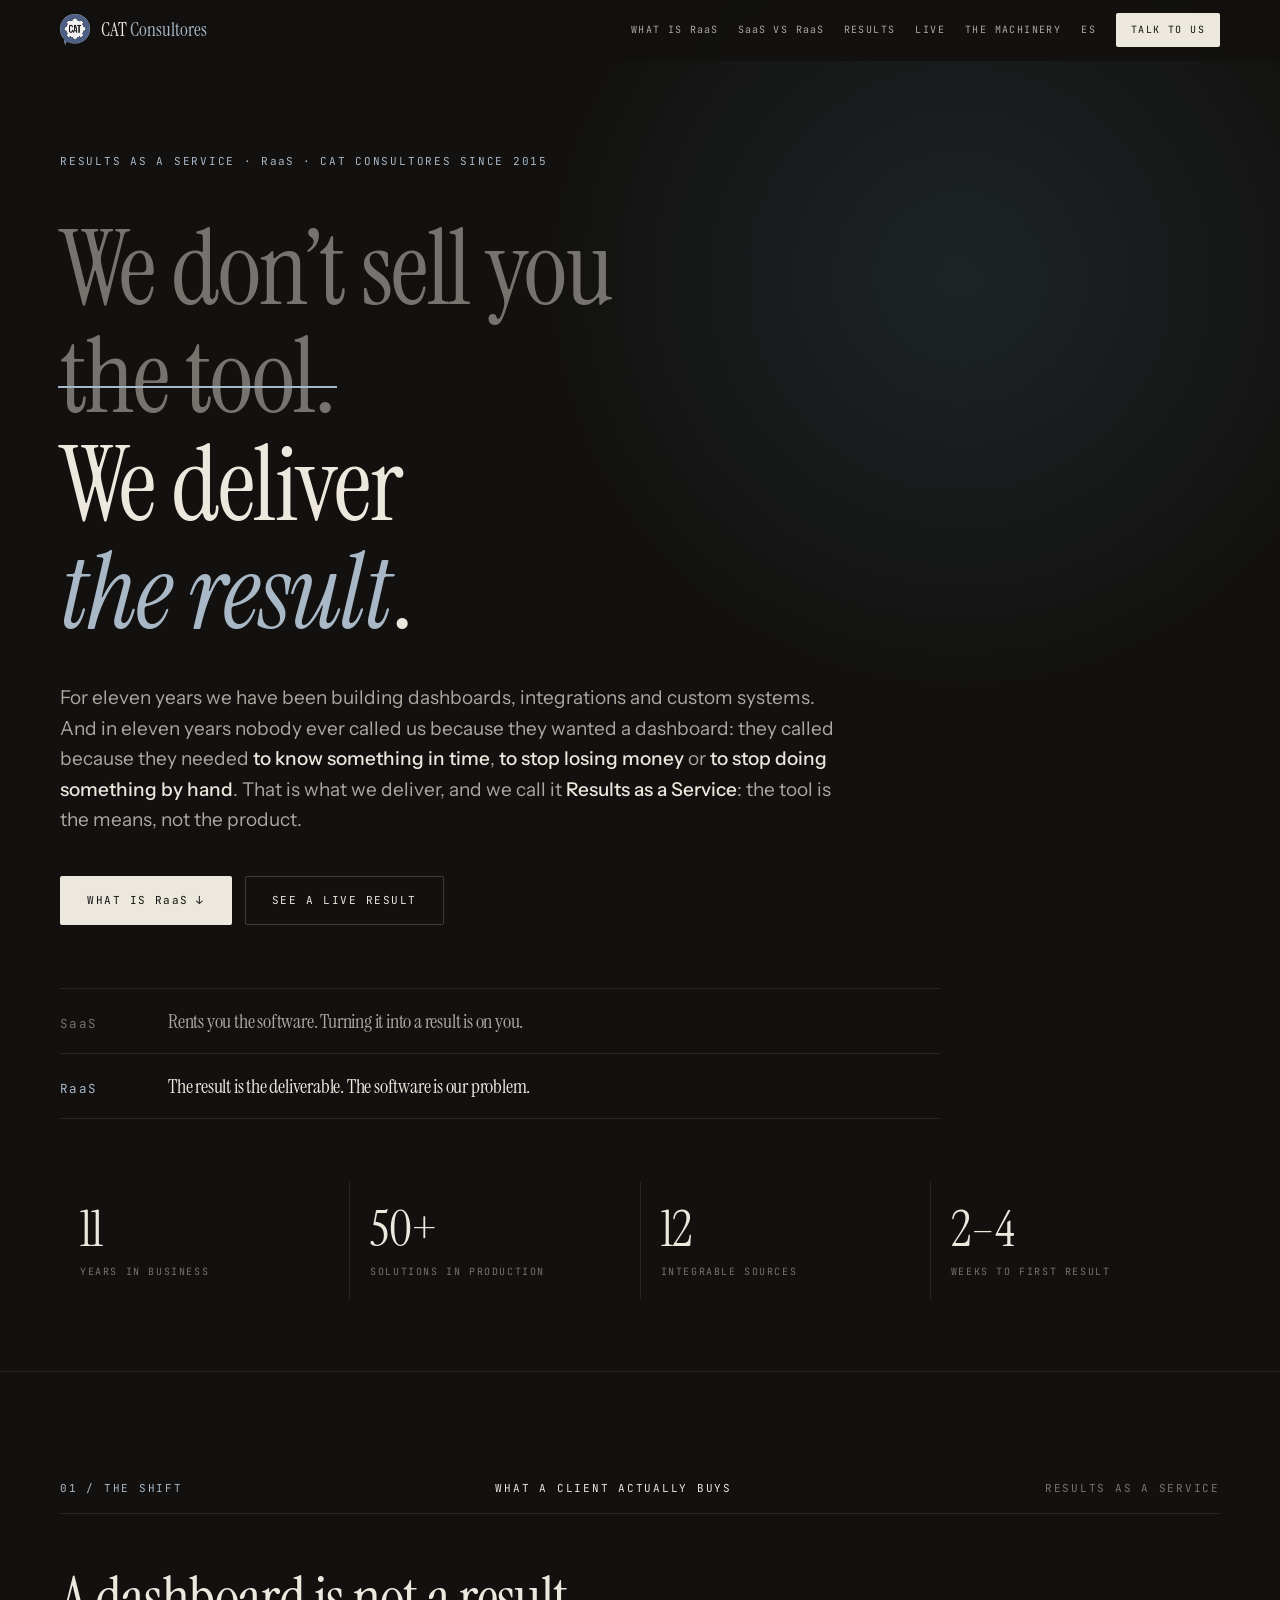
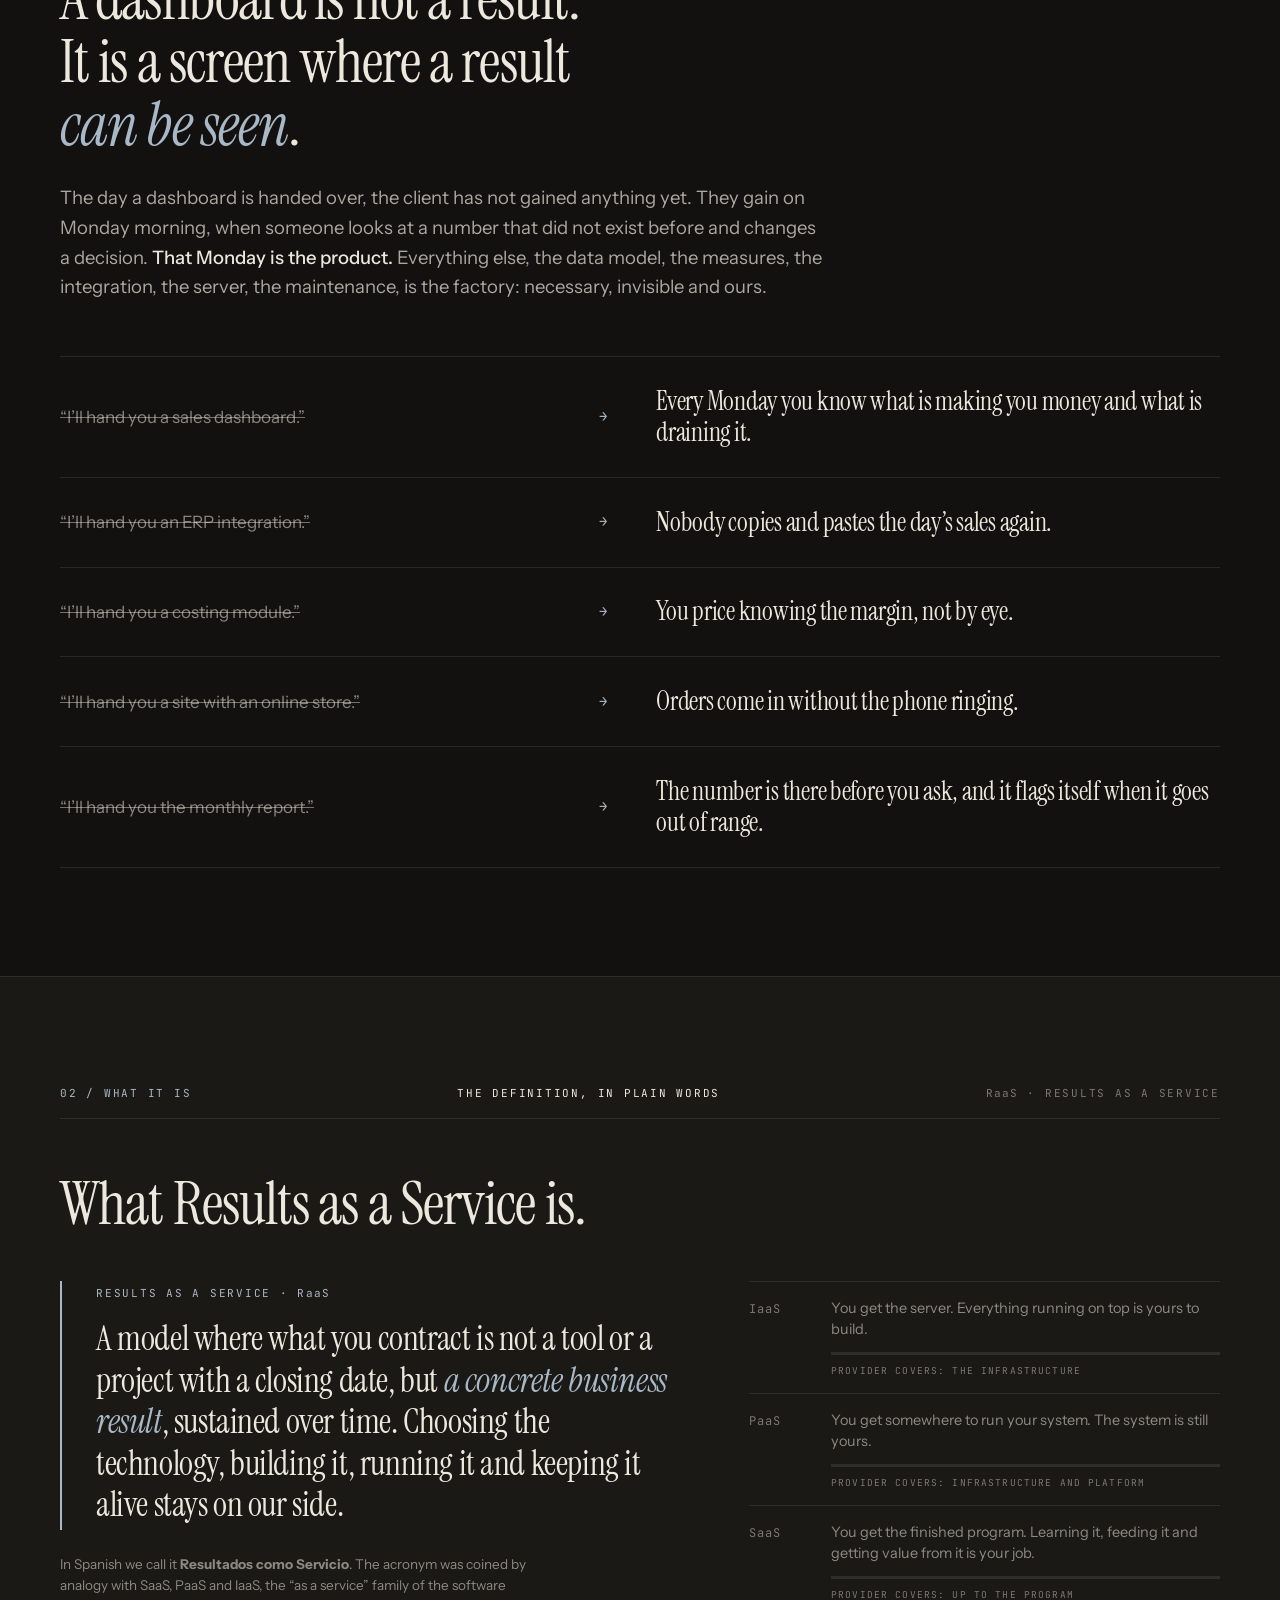
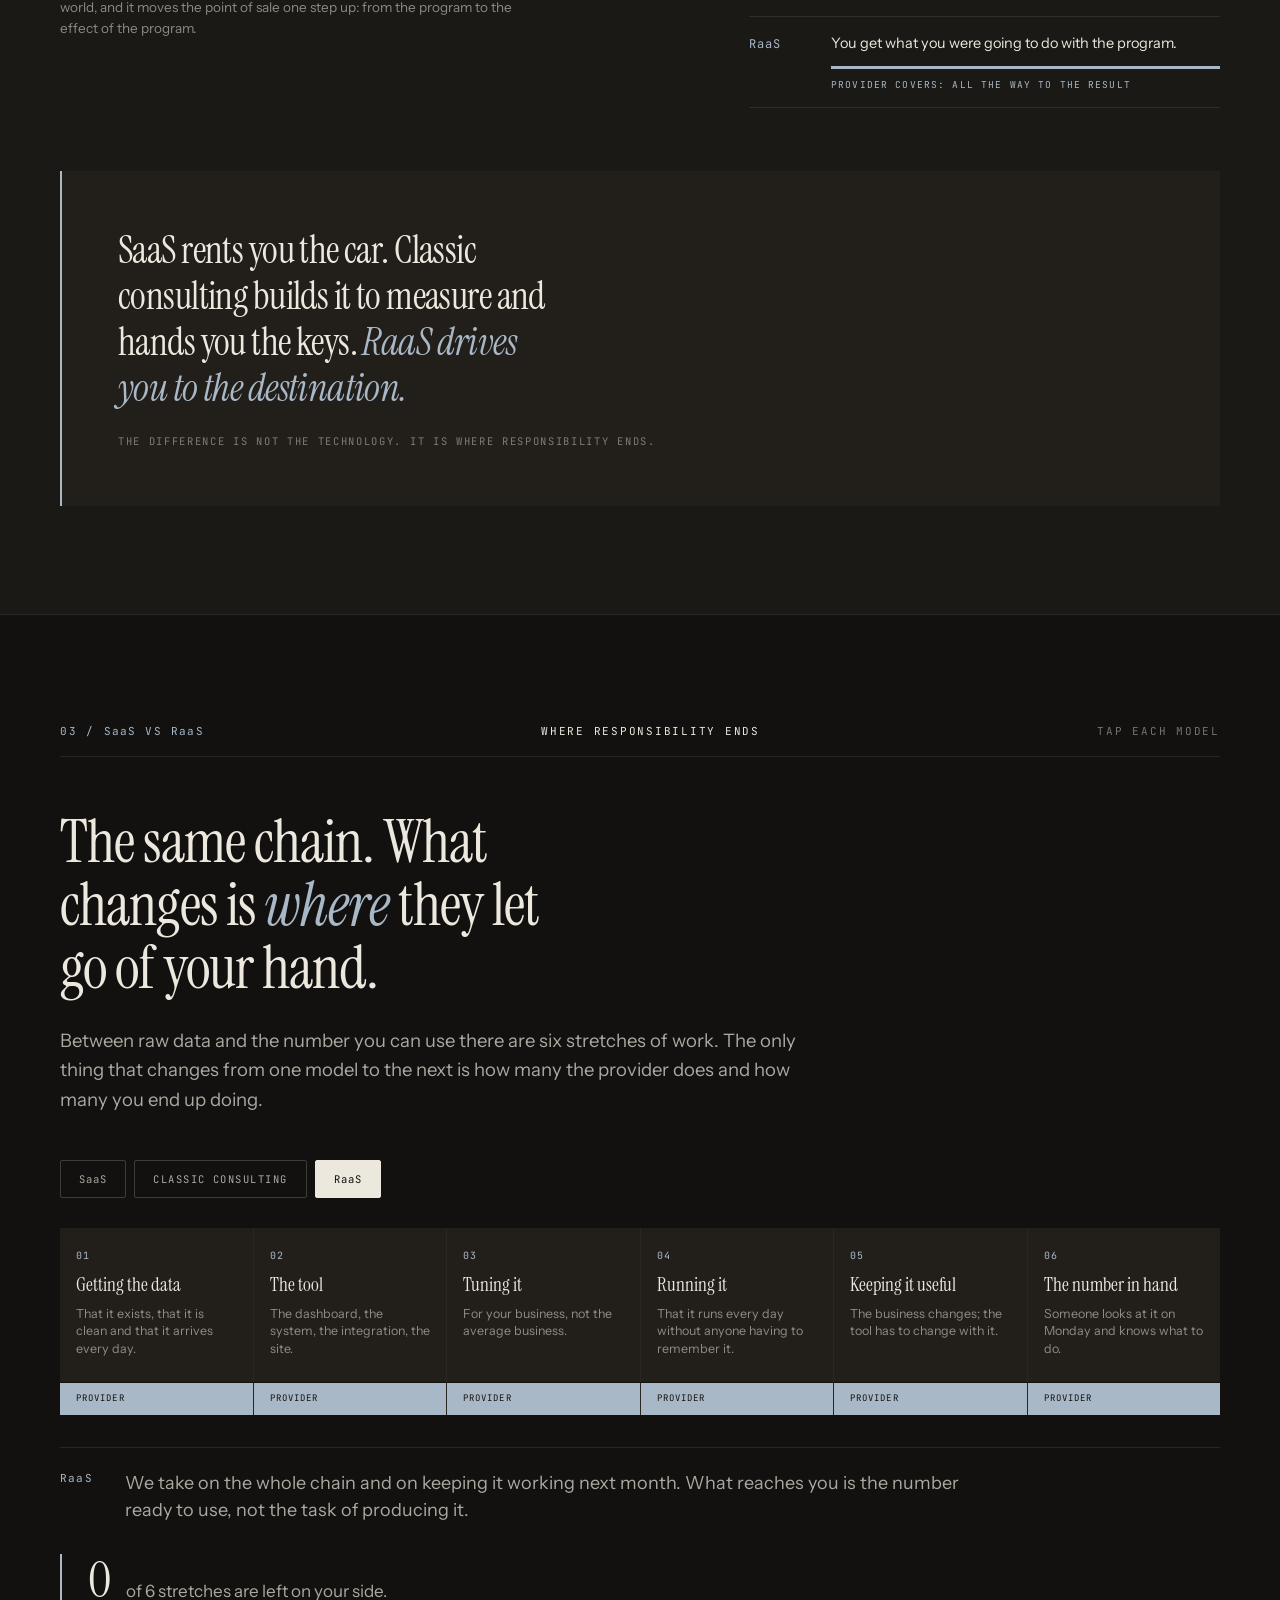
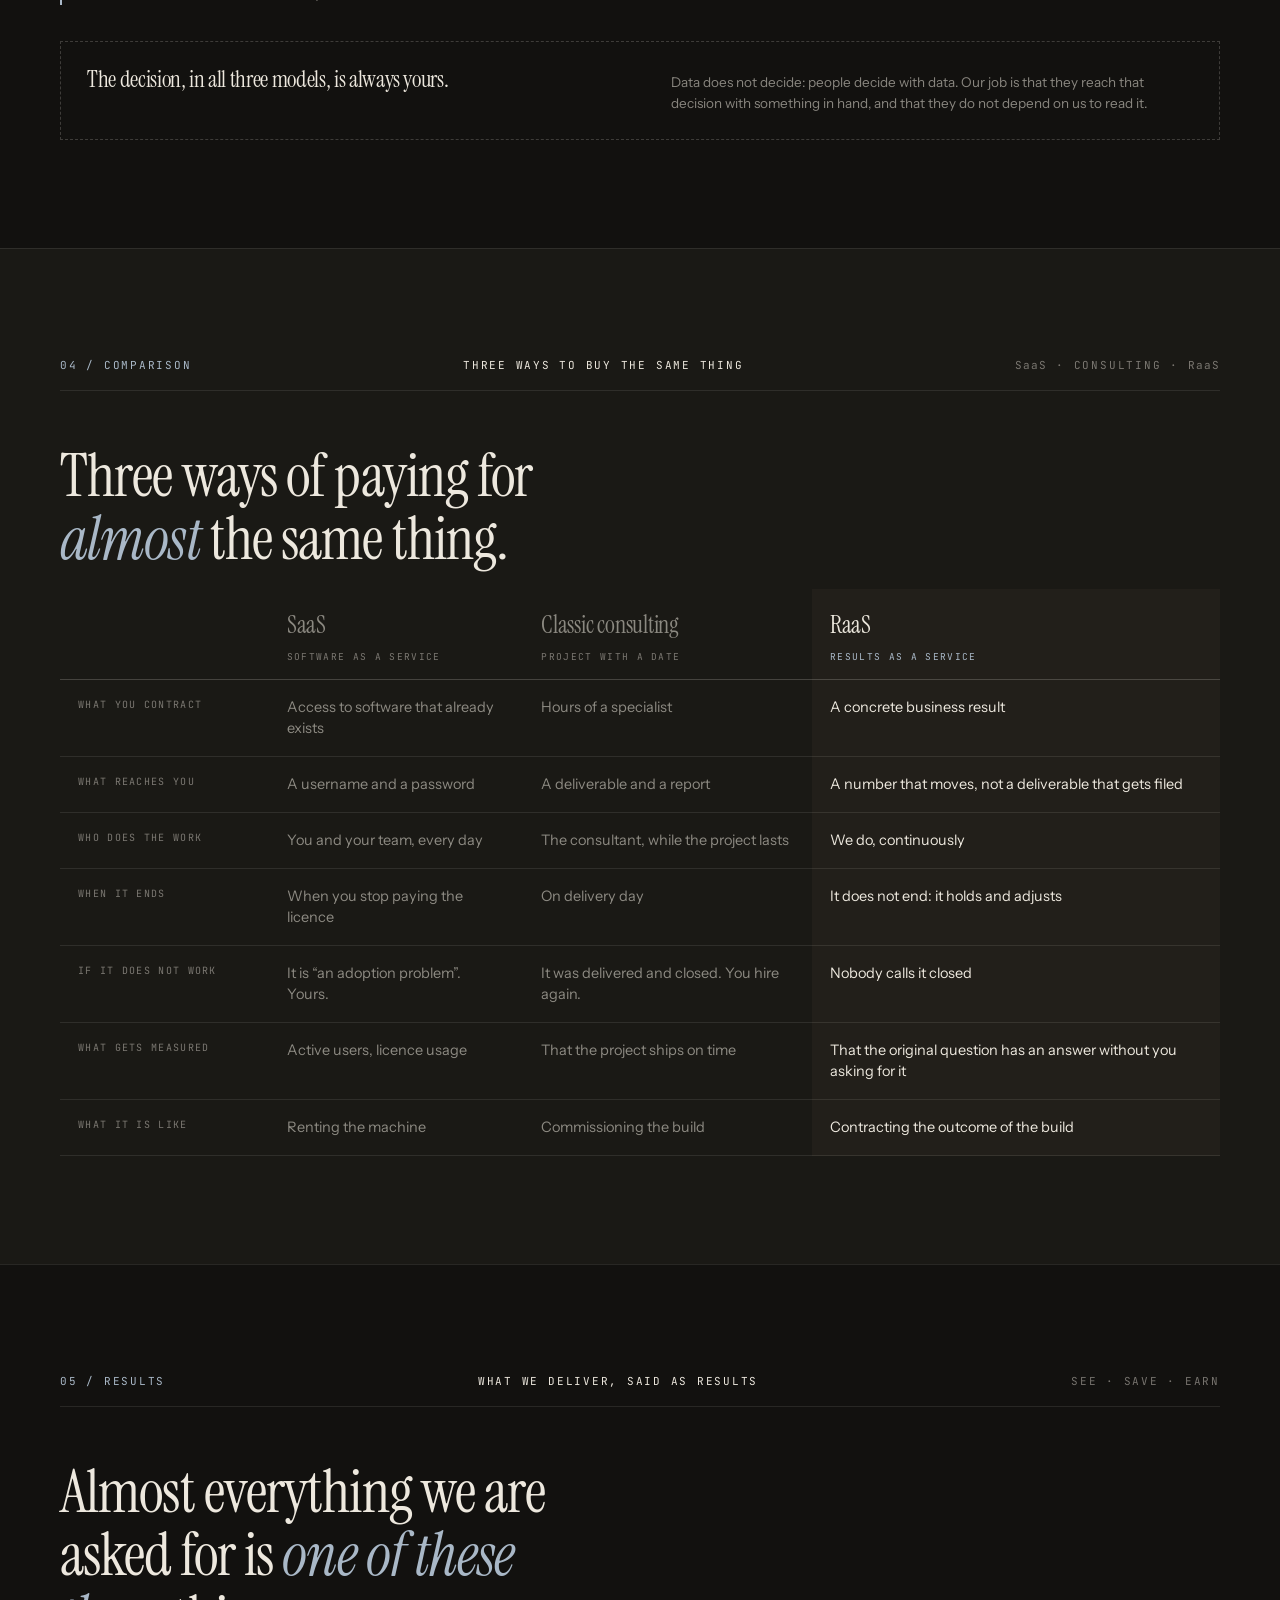
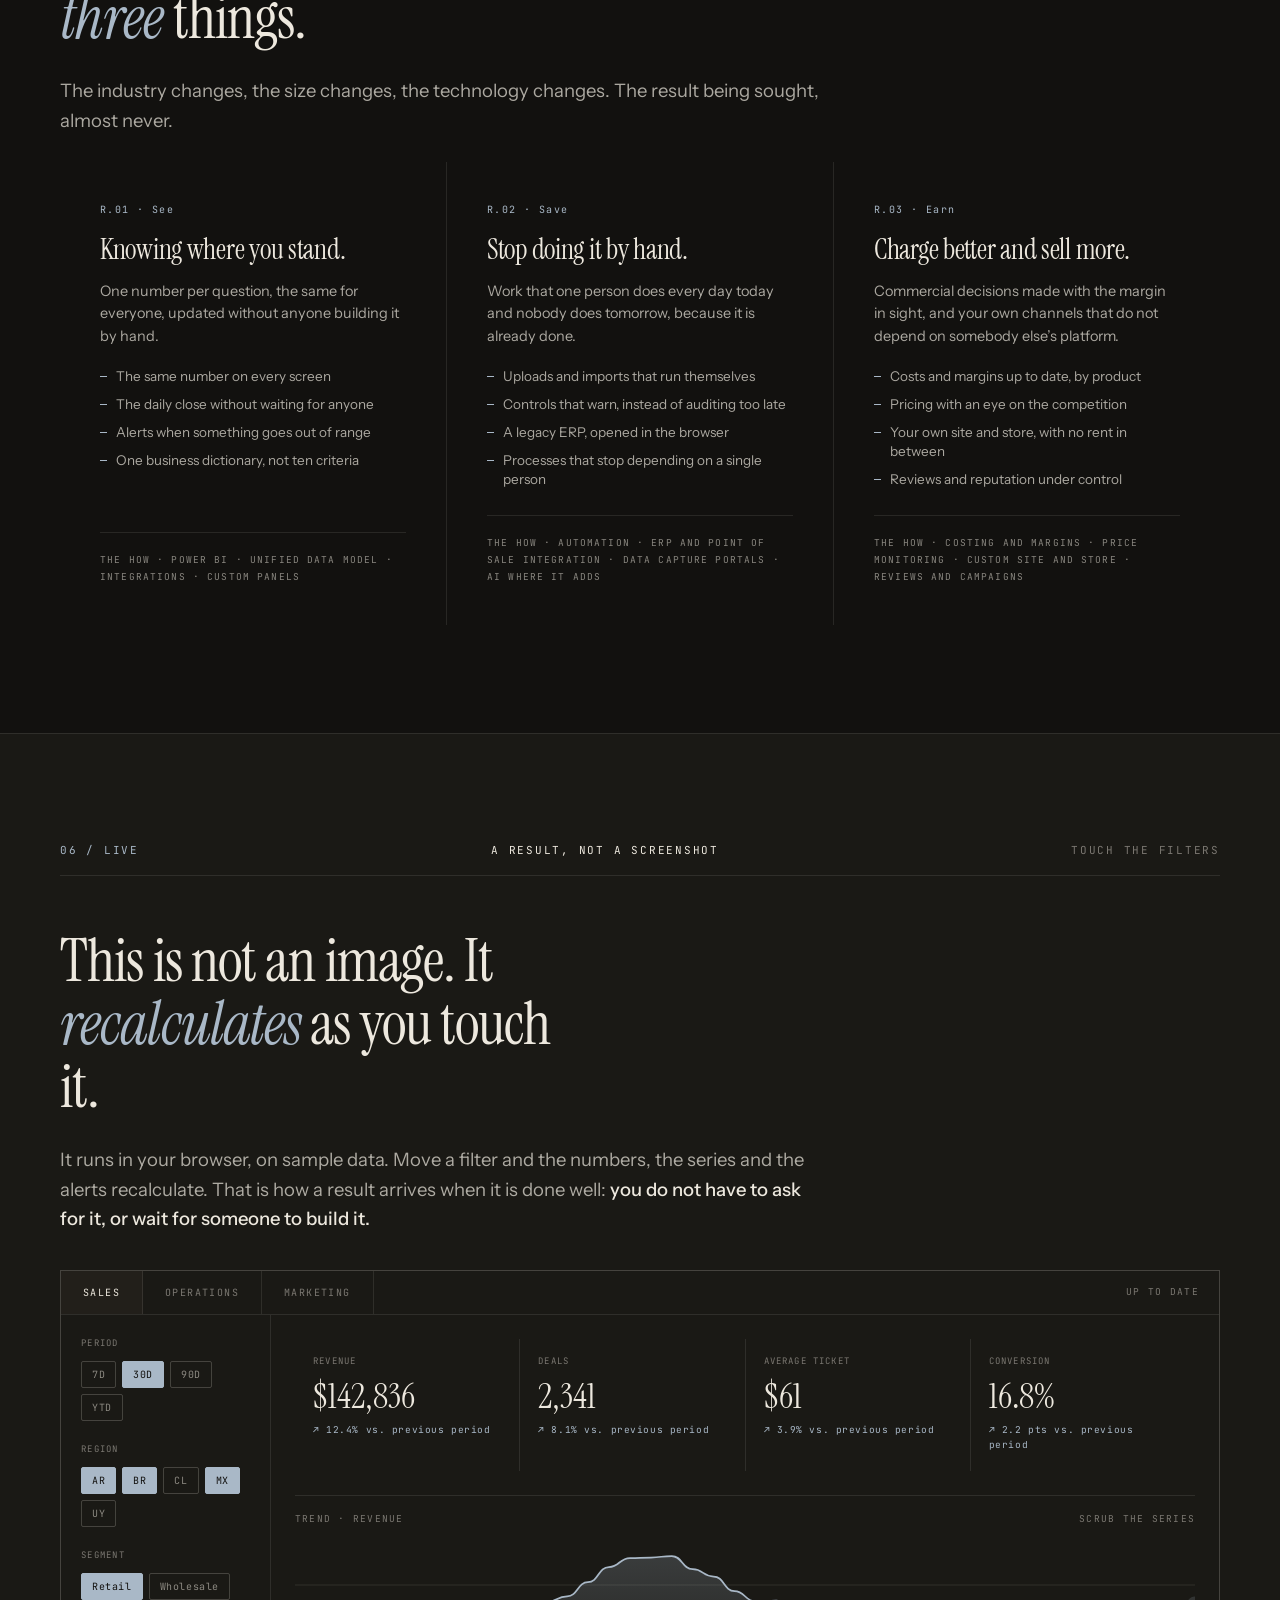
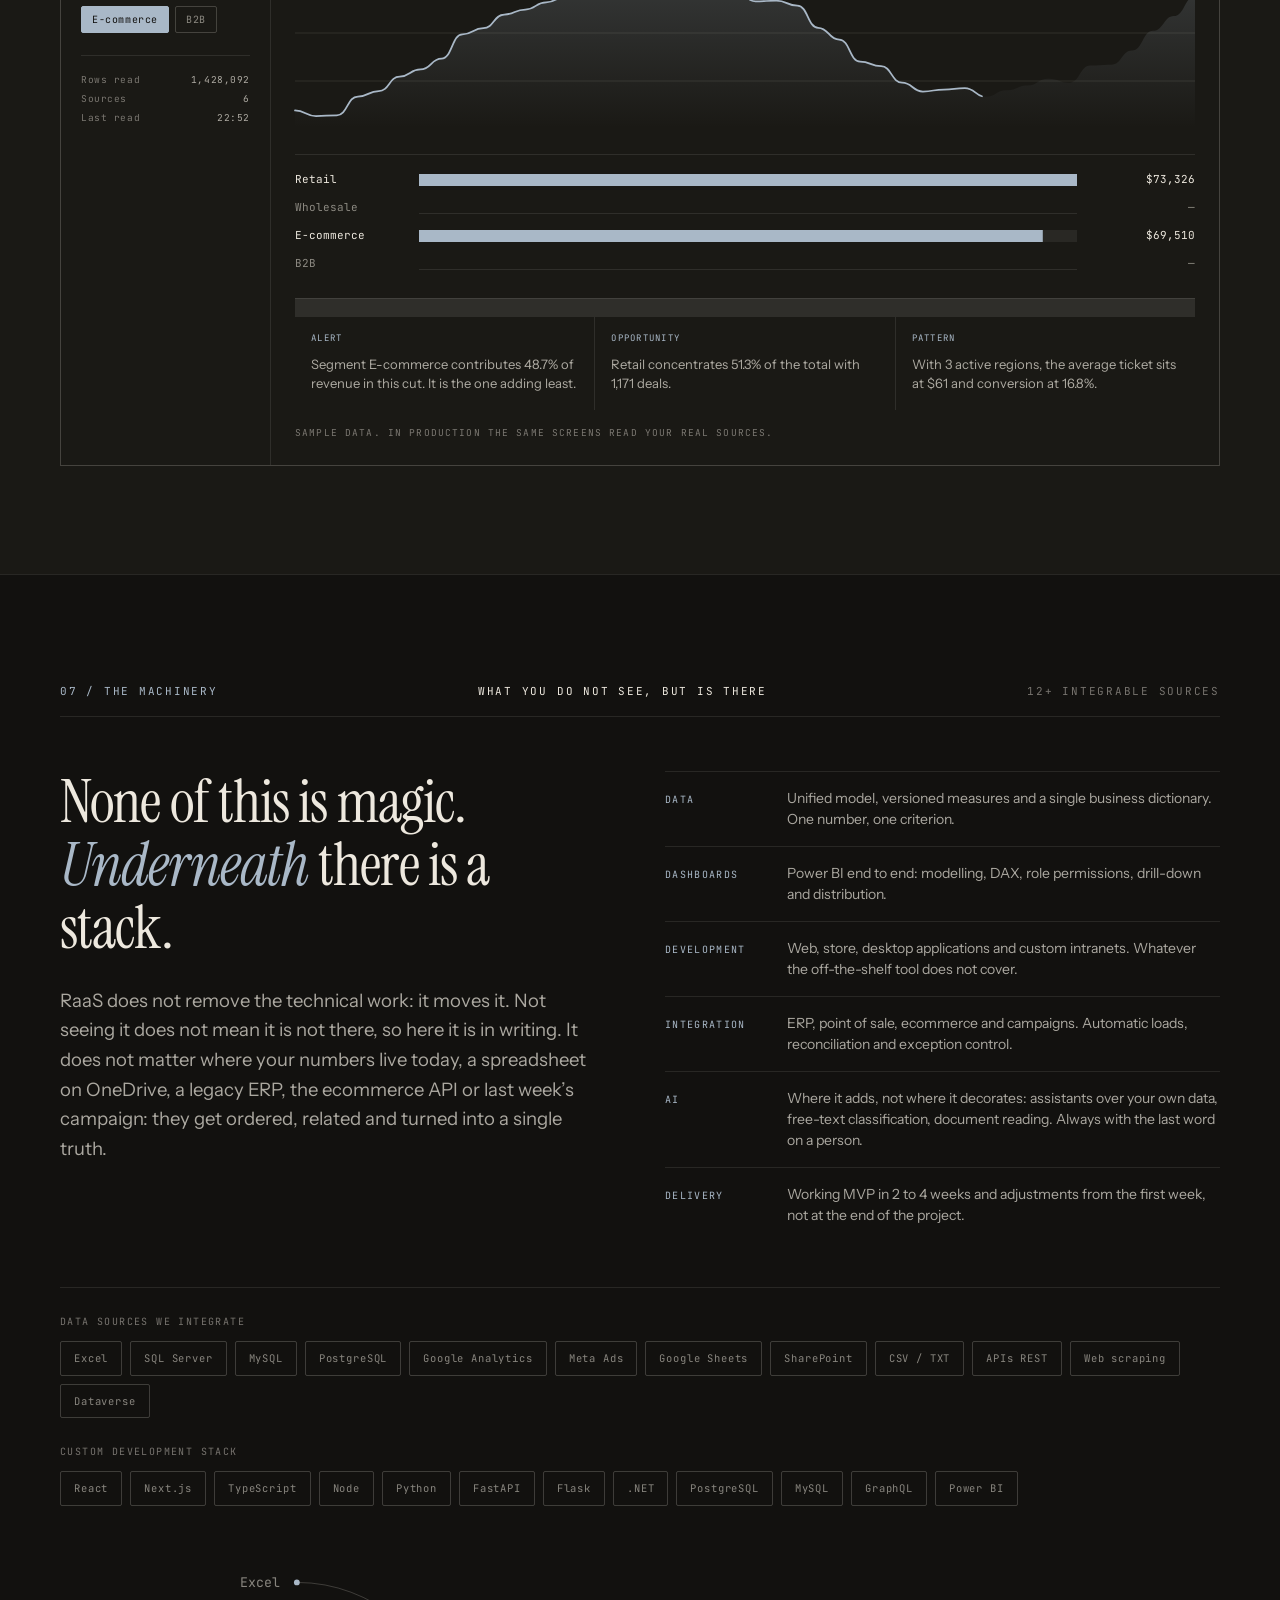
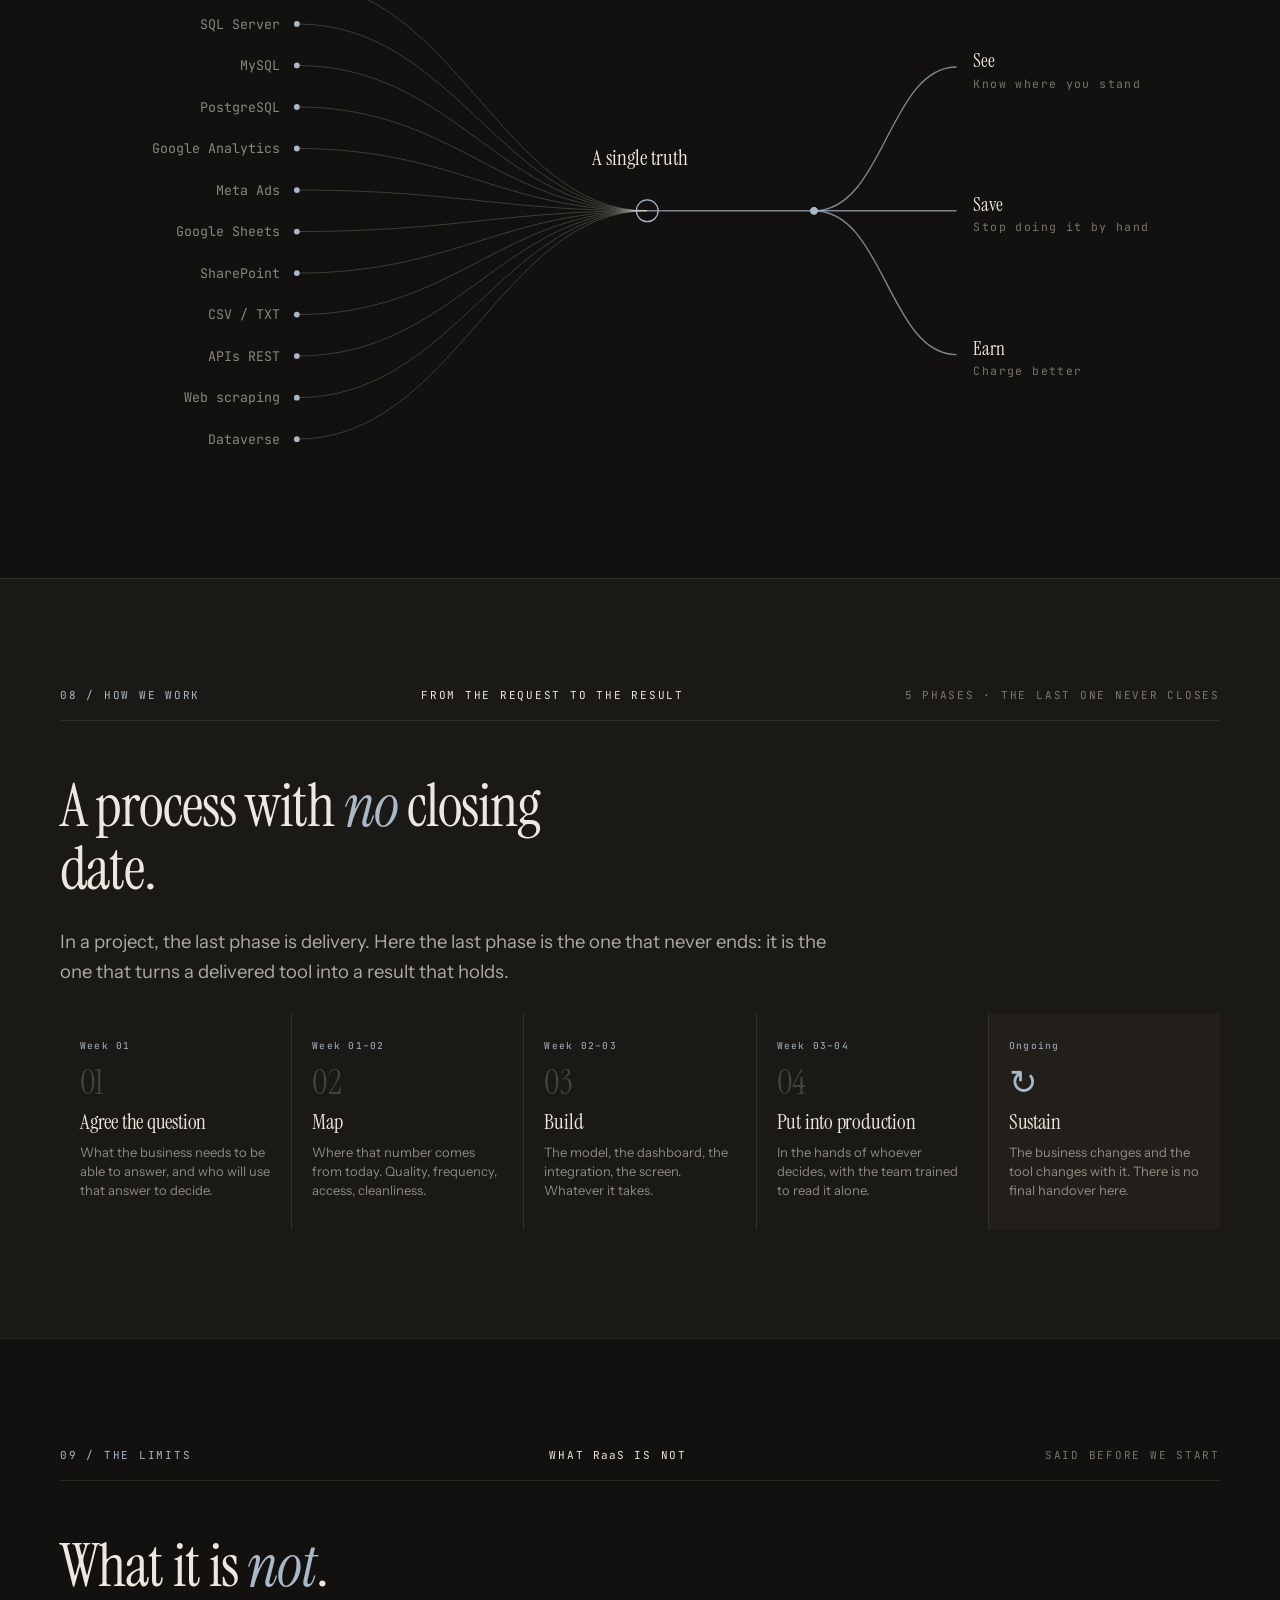
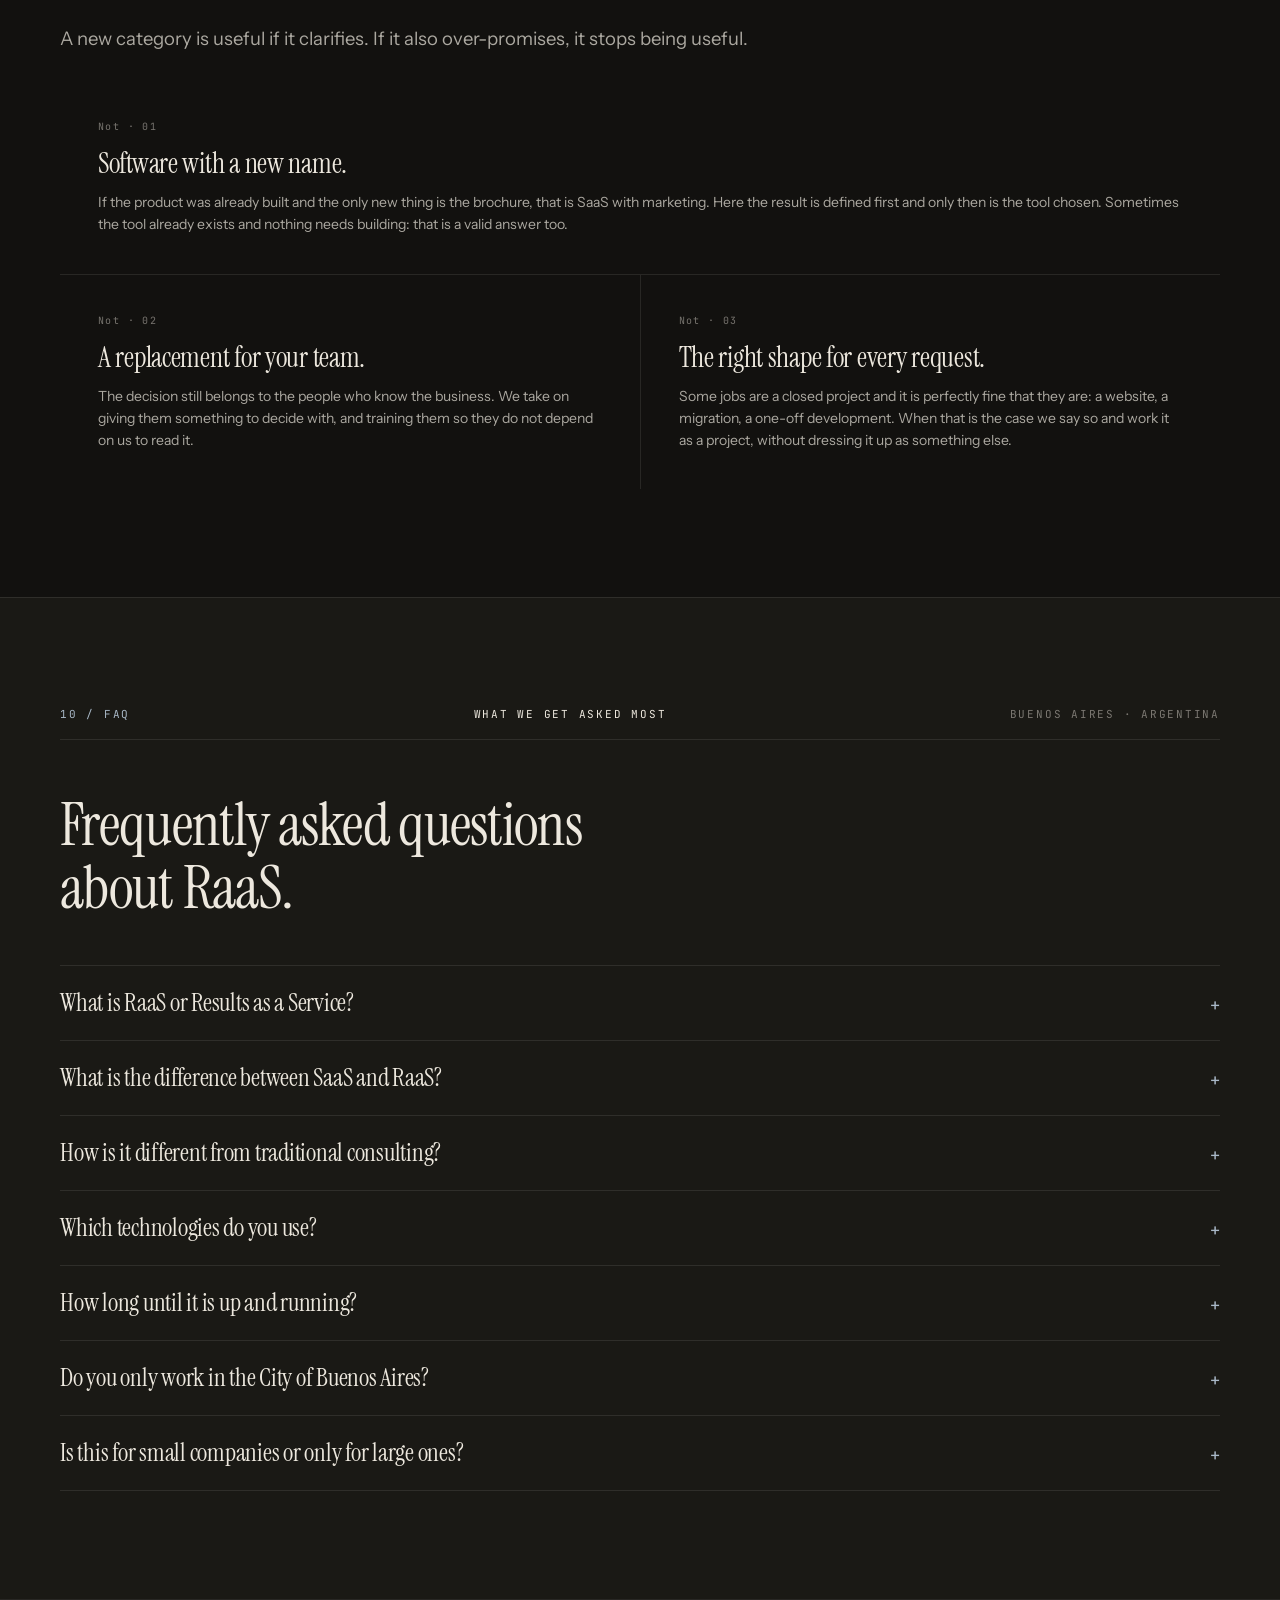
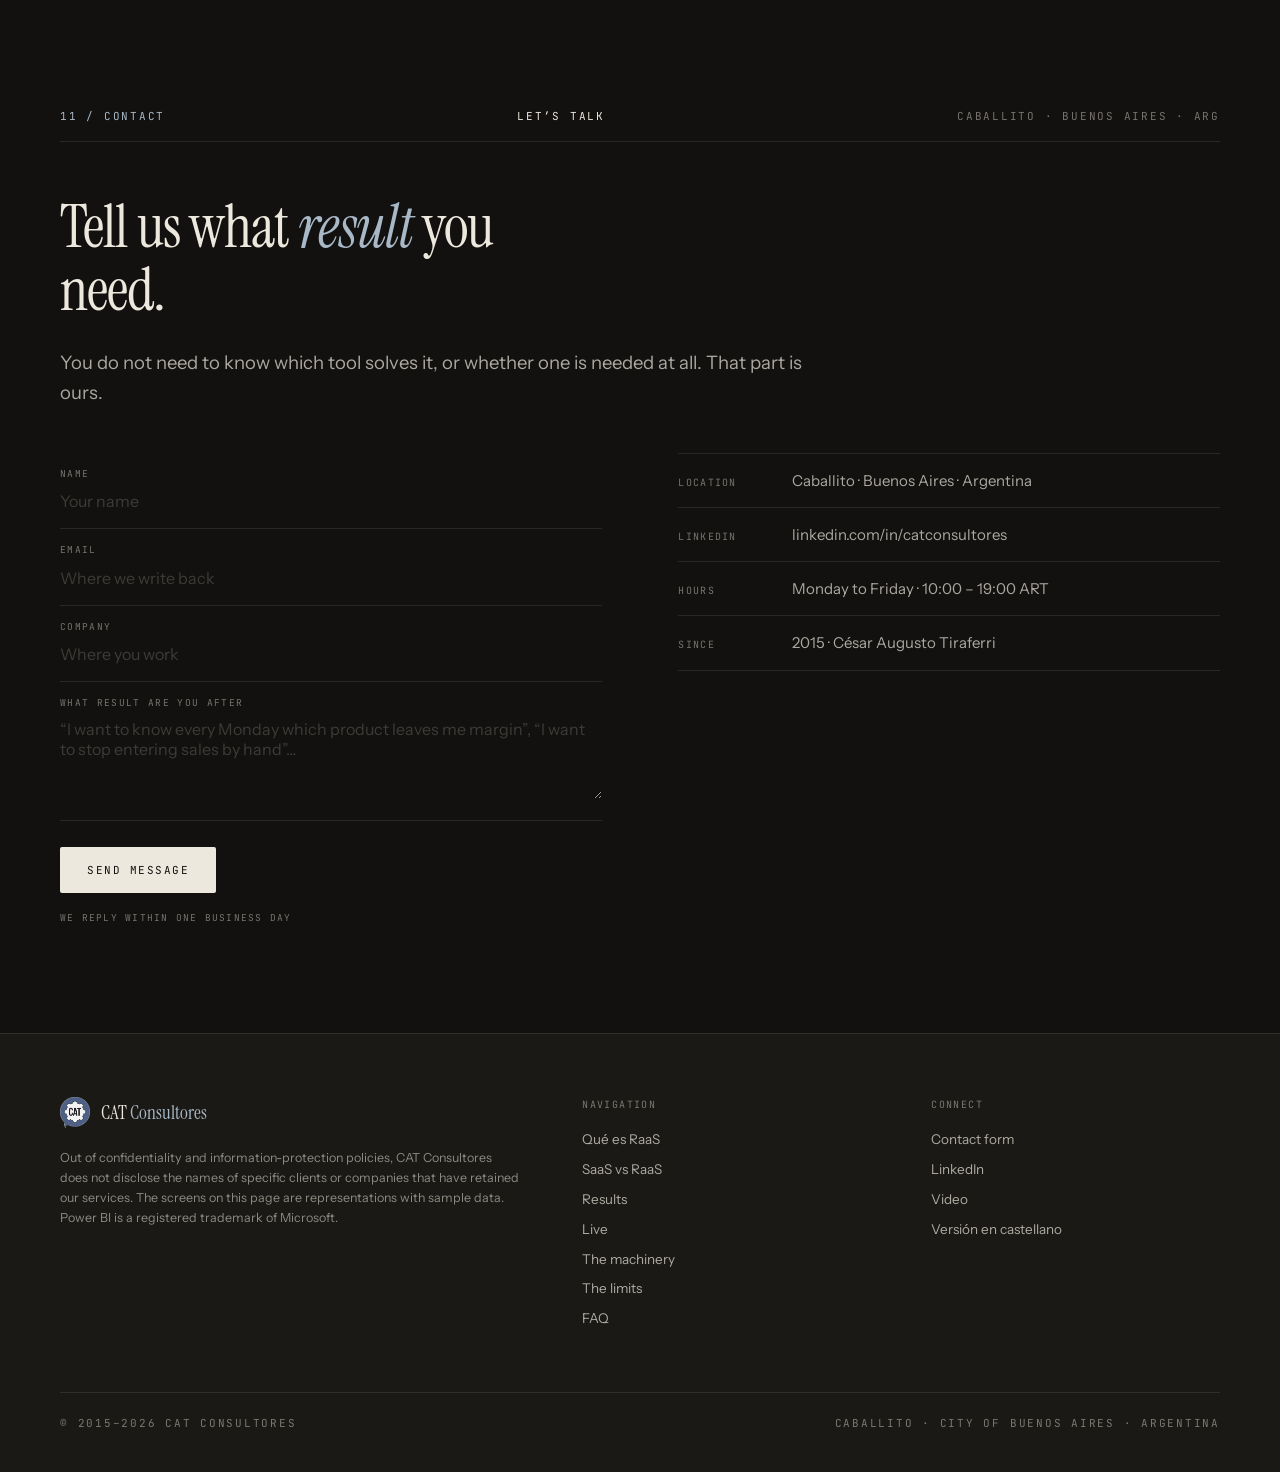
<file: en/index.html>
<!doctype html>
<html lang="en">
<head>
<meta charset="utf-8" />
<meta name="viewport" content="width=device-width, initial-scale=1" />
<title>Results as a Service (RaaS) · Power BI | CAT Consultores</title>
<meta name="description" content="We don't sell you the tool: we deliver the result. Results as a Service (RaaS) from Buenos Aires: Power BI, dashboards, data integration and custom software." />
<link rel="canonical" href="https://catconsultores.com.ar/en/" />
<link rel="alternate" hreflang="es-AR" href="https://catconsultores.com.ar/" />
<link rel="alternate" hreflang="en" href="https://catconsultores.com.ar/en/" />
<link rel="alternate" hreflang="x-default" href="https://catconsultores.com.ar/" />
<link rel="icon" type="image/png" href="../assets/logo.png" />
<meta name="author" content="CAT Consultores" />
<meta name="geo.region" content="AR-C" />
<meta name="geo.placename" content="Caballito, Buenos Aires" />

<meta property="og:type" content="website" />
<meta property="og:locale" content="en_US" />
<meta property="og:locale:alternate" content="es_AR" />
<meta property="og:url" content="https://catconsultores.com.ar/en/" />
<meta property="og:site_name" content="CAT Consultores" />
<meta property="og:title" content="Results as a Service (RaaS) · CAT Consultores" />
<meta property="og:description" content="We don't sell you the tool: we deliver the result. Power BI, dashboards, integrations and custom software from Buenos Aires." />
<meta property="og:image" content="https://catconsultores.com.ar/assets/og-raas.png" />
<meta property="og:image:width" content="1200" />
<meta property="og:image:height" content="630" />
<meta name="twitter:card" content="summary_large_image" />
<meta name="twitter:title" content="Results as a Service (RaaS) · CAT Consultores" />
<meta name="twitter:description" content="We don't sell you the tool: we deliver the result." />
<meta name="twitter:image" content="https://catconsultores.com.ar/assets/og-raas.png" />

<script type="application/ld+json">
{
  "@context": "https://schema.org",
  "@type": "WebPage",
  "@id": "https://catconsultores.com.ar/en/",
  "url": "https://catconsultores.com.ar/en/",
  "name": "Results as a Service (RaaS) · CAT Consultores",
  "inLanguage": "en",
  "isPartOf": { "@id": "https://catconsultores.com.ar/#sitio" },
  "about": { "@id": "https://catconsultores.com.ar/#raas" },
  "publisher": { "@id": "https://catconsultores.com.ar/#negocio" }
}
</script>

<script type="application/ld+json">
{
  "@context": "https://schema.org",
  "@type": "FAQPage",
  "inLanguage": "en",
  "mainEntity": [
    {"@type":"Question","name":"What is RaaS or Results as a Service?","acceptedAnswer":{"@type":"Answer","text":"Results as a Service (RaaS) is a model where what you contract is not a tool or a project with a closing date, but a concrete business result, sustained over time. Choosing the technology, building it, running it and keeping it alive stays on the provider's side. The acronym was coined by analogy with SaaS, PaaS and IaaS."}},
    {"@type":"Question","name":"What is the difference between SaaS and RaaS?","acceptedAnswer":{"@type":"Answer","text":"SaaS gives you access to software that already exists: learning it, configuring it, feeding it and getting value out of it is still your job. RaaS takes on that whole chain and what it delivers is the result. Put shortly: SaaS rents you the car, RaaS drives you to the destination."}},
    {"@type":"Question","name":"How is RaaS different from traditional consulting?","acceptedAnswer":{"@type":"Answer","text":"Classic consulting sells hours and ends on delivery day. Under Results as a Service there is no closing date, because the job is for the result to hold and to keep adjusting as the business changes."}},
    {"@type":"Question","name":"Which technologies do you use?","acceptedAnswer":{"@type":"Answer","text":"Power BI for dashboards, data modelling and DAX measures; integrations with ERP, point of sale and ecommerce; and custom development in React, Next.js, TypeScript, Node, Python, .NET, PostgreSQL and MySQL. We integrate more than twelve data sources."}},
    {"@type":"Question","name":"How long until it is up and running?","acceptedAnswer":{"@type":"Answer","text":"Two to four weeks to the first result in production, with working deliveries from the first week rather than a single handover at the end of the project."}},
    {"@type":"Question","name":"Do you only work in Buenos Aires?","acceptedAnswer":{"@type":"Answer","text":"We are based in Caballito, City of Buenos Aires, and we work with companies across the city, the province of Buenos Aires and the rest of Argentina. Much of the work is remote."}},
    {"@type":"Question","name":"Is this for small companies or only for large ones?","acceptedAnswer":{"@type":"Answer","text":"Both. Some solutions pay off more in a single company and others across branch or franchise networks. What decides the fit is not size but whether there is a concrete business question without an answer, or a manual process repeated every day."}}
  ]
}
</script>

<link rel="preconnect" href="https://fonts.googleapis.com" />
<link rel="preconnect" href="https://fonts.gstatic.com" crossorigin />
<link href="https://fonts.googleapis.com/css2?family=Instrument+Serif:ital@0;1&family=Instrument+Sans:wght@400;500;600&family=JetBrains+Mono:wght@400;500&display=swap" rel="stylesheet" />
<style>
:root{
  --bg:#12110F; --bg-2:#1A1915; --bg-3:#221F1A; --bg-4:#2A2620;
  --fg:#EDE8DE;
  --dim:rgba(237,232,222,.70);
  --mid:rgba(237,232,222,.54);
  --faint:rgba(237,232,222,.46);
  --ghost:rgba(237,232,222,.20);
  --rule:rgba(237,232,222,.10);
  --rule-2:rgba(237,232,222,.20);
  --accent:#A9B8C7;
  --accent-deep:#5E8EA8;
  --ink:#12110F;
  --pad:clamp(20px,5vw,60px);
  --maxw:1280px;
  --sans:"Instrument Sans","Inter",system-ui,-apple-system,"Segoe UI",sans-serif;
  --serif:"Instrument Serif","Times New Roman",Georgia,serif;
  --mono:"JetBrains Mono",ui-monospace,Menlo,Consolas,monospace;
  --ease-out:cubic-bezier(.23,1,.32,1);
  --ease-in-out:cubic-bezier(.77,0,.175,1);
}
*{box-sizing:border-box;margin:0;padding:0}
html{scroll-behavior:smooth;scroll-padding-top:88px;-webkit-text-size-adjust:100%}
body{
  background:var(--bg); color:var(--fg); font-family:var(--sans);
  font-size:16px; line-height:1.55; -webkit-font-smoothing:antialiased; overflow-x:hidden;
}
::selection{background:var(--accent);color:var(--ink)}
a{color:inherit;text-decoration:none}
:focus-visible{outline:2px solid var(--accent);outline-offset:3px}

.mono{font-family:var(--mono);font-size:11px;letter-spacing:.16em;text-transform:uppercase}
.kc{text-transform:none;letter-spacing:.1em}
.wrap{max-width:var(--maxw);margin:0 auto;padding-inline:var(--pad)}
.serif{font-family:var(--serif);font-weight:400;letter-spacing:-.015em;line-height:1.03}
em{font-style:italic;color:var(--accent)}
.num{font-variant-numeric:tabular-nums}

/* ---------- topbar ---------- */
#sentinel{position:absolute;top:0;left:0;width:1px;height:1px}
.topbar{
  position:fixed;top:0;left:0;right:0;z-index:60;
  display:flex;align-items:center;gap:18px;padding:13px var(--pad);
  background:rgba(18,17,15,.90);backdrop-filter:blur(14px);
  border-bottom:1px solid transparent;transition:border-color .3s var(--ease-out);
}
.topbar.stuck{border-bottom-color:var(--rule)}
.brand{display:flex;align-items:center;gap:11px;flex:0 0 auto}
.brand img{width:30px;height:auto;display:block;opacity:.95}
.brand .bn{font-family:var(--serif);font-size:19px;line-height:1;white-space:nowrap}
.brand .bn span{color:var(--accent)}
.navlinks{display:flex;gap:20px;margin-left:auto;align-items:center}
.navlinks a{font-family:var(--mono);font-size:10px;letter-spacing:.14em;text-transform:uppercase;color:var(--dim);transition:color .2s var(--ease-out)}
.navcta{
  background:var(--fg);color:var(--ink)!important;padding:9px 15px;border-radius:2px;
  transition:background .2s var(--ease-out),transform .2s var(--ease-out);
}
.burger{display:none;background:none;border:0;color:var(--fg);font-family:var(--mono);font-size:10px;letter-spacing:.14em;cursor:pointer;padding:8px 0}

@media (hover:hover) and (pointer:fine){
  .navlinks a:hover{color:var(--fg)}
  .navcta:hover{background:var(--accent);transform:translateY(-1px)}
}

/* ---------- hero ---------- */
.hero{padding:clamp(122px,17vh,190px) 0 clamp(60px,8vh,90px);position:relative;overflow:hidden}
.hero::before{
  content:"";position:absolute;inset:-18% -16% auto auto;width:82vw;height:82vw;max-width:1060px;max-height:1060px;
  background:radial-gradient(circle closest-side,rgba(94,142,168,.15),rgba(94,142,168,.05) 55%,transparent 78%);pointer-events:none;
}
.hero .wrap{position:relative}
.hero .eyebrow{color:var(--accent);margin-bottom:clamp(26px,5vh,46px)}
.hero h1{font-size:clamp(42px,8.2vw,112px);max-width:15ch}
.hero h1 .off{color:var(--faint)}
/* el tachado se dibuja: representa el reencuadre, no es decoracion */
.hero h1 .strike{position:relative;display:inline-block}
.hero h1 .strike::after{
  content:"";position:absolute;left:-.02em;right:-.02em;top:var(--strike-top,.6em);height:2px;background:var(--accent);
  transform:scaleX(0);transform-origin:left;
  transition:transform .62s var(--ease-out) .5s;
}
.hero h1.drawn .strike::after{transform:scaleX(1)}
.hero h1 .reveal{display:inline-block;opacity:0;transform:translateY(14px);transition:opacity .6s var(--ease-out) 1s,transform .6s var(--ease-out) 1s}
.hero h1.drawn .reveal{opacity:1;transform:none}
.hero .sub{margin-top:clamp(26px,4vh,40px);max-width:60ch;font-size:clamp(15px,1.55vw,19px);line-height:1.6;color:var(--dim)}
.hero .sub b{color:var(--fg);font-weight:500}
.actions{display:flex;flex-wrap:wrap;gap:13px;margin-top:clamp(30px,4.5vh,44px)}
.btn{
  font-family:var(--mono);font-size:11px;letter-spacing:.14em;text-transform:uppercase;
  padding:15px 26px;border-radius:2px;border:1px solid transparent;cursor:pointer;display:inline-block;
  transition:transform .18s var(--ease-out),background .2s var(--ease-out),border-color .2s var(--ease-out);
}
.btn.solid{background:var(--fg);color:var(--ink)}
.btn.ghost{border-color:var(--rule-2);color:var(--fg);background:none}
.btn:active{transform:translateY(1px)}
@media (hover:hover) and (pointer:fine){
  .btn.solid:hover{background:var(--accent);transform:translateY(-2px)}
  .btn.ghost:hover{border-color:var(--fg);transform:translateY(-2px)}
}

.vs{margin-top:clamp(46px,7vh,76px);border-top:1px solid var(--rule);max-width:880px}
.vsrow{display:grid;grid-template-columns:78px 1fr;gap:clamp(14px,3vw,30px);padding:19px 0;border-bottom:1px solid var(--rule);align-items:baseline}
.vsrow .k{font-family:var(--mono);font-size:12.5px;letter-spacing:.1em;color:var(--faint)}
.vsrow.on .k{color:var(--accent)}
.vsrow .v{font-size:clamp(15px,1.75vw,20px);color:var(--dim);font-family:var(--serif);letter-spacing:-.01em;line-height:1.3}
.vsrow.on .v{color:var(--fg)}

.stats{display:grid;grid-template-columns:repeat(4,1fr);gap:1px;margin-top:clamp(48px,7vh,80px);background:var(--rule)}
.stat{background:var(--bg);padding:22px 20px 20px}
.stat .n{font-family:var(--serif);font-size:clamp(30px,4.2vw,50px);line-height:1;display:block}
.stat .l{margin-top:10px;color:var(--faint);display:block;font-size:10px}

/* ---------- secciones ---------- */
.sec{padding:clamp(84px,12vh,150px) 0;border-top:1px solid var(--rule)}
.sec.alt{background:var(--bg-2)}
.sechead{
  display:flex;flex-wrap:wrap;gap:8px 28px;justify-content:space-between;align-items:baseline;
  padding-bottom:16px;border-bottom:1px solid var(--rule);margin-bottom:clamp(40px,6vh,72px);
}
.sechead .ix{color:var(--accent)}
.sechead .m{color:var(--faint)}
h2{font-family:var(--serif);font-weight:400;font-size:clamp(30px,4.7vw,60px);line-height:1.05;letter-spacing:-.015em;max-width:19ch}
h3{font-family:var(--serif);font-weight:400;font-size:clamp(20px,2.3vw,28px);line-height:1.15;letter-spacing:-.01em}
.lede{font-size:clamp(15px,1.5vw,18.5px);line-height:1.6;color:var(--dim);max-width:64ch;margin-top:26px}
.lede b{color:var(--fg);font-weight:500}

/* ---------- 01 · antes / despues ---------- */
.swap{margin-top:clamp(44px,6vh,76px);border-top:1px solid var(--rule)}
.swaprow{
  display:grid;grid-template-columns:1fr 46px 1.15fr;gap:clamp(12px,2.4vw,30px);align-items:center;
  padding:clamp(20px,3.2vh,30px) 0;border-bottom:1px solid var(--rule);
}
.swaprow .old{
  color:var(--mid);font-size:clamp(14px,1.5vw,17px);
  text-decoration:line-through;text-decoration-thickness:1px;text-decoration-color:transparent;
  transition:text-decoration-color .45s var(--ease-out) .12s;
}
.swaprow.in .old{text-decoration-color:rgba(237,232,222,.45)}
.swaprow .ar{font-family:var(--mono);color:var(--accent);font-size:14px;text-align:center;opacity:0;transform:translateX(-8px);transition:opacity .4s var(--ease-out) .3s,transform .4s var(--ease-out) .3s}
.swaprow.in .ar{opacity:1;transform:none}
.swaprow .new{font-family:var(--serif);font-size:clamp(17px,2.05vw,26px);line-height:1.2;letter-spacing:-.01em;opacity:0;transform:translateY(10px);transition:opacity .55s var(--ease-out) .42s,transform .55s var(--ease-out) .42s}
.swaprow.in .new{opacity:1;transform:none}

/* ---------- 02 · escalera as-a-service ---------- */
.defgrid{display:grid;grid-template-columns:1.3fr 1fr;gap:clamp(30px,6vw,84px);align-items:start}
.defbox{border-left:2px solid var(--accent);padding:4px 0 4px clamp(20px,3vw,34px)}
.defbox .term{font-family:var(--mono);font-size:11px;letter-spacing:.16em;text-transform:uppercase;color:var(--accent);margin-bottom:16px;display:block}
.defbox .body{font-family:var(--serif);font-size:clamp(21px,2.75vw,34px);line-height:1.22;letter-spacing:-.012em}
.defnote{margin-top:24px;font-size:13.5px;line-height:1.6;color:var(--mid);max-width:52ch}

.ladder{border-top:1px solid var(--rule)}
.rung{
  display:block;width:100%;text-align:left;background:none;border:0;cursor:pointer;
  border-bottom:1px solid var(--rule);padding:16px 0 14px;color:inherit;font:inherit;
}
.rung .top{display:grid;grid-template-columns:66px 1fr;gap:16px;align-items:baseline}
.rung .k{font-family:var(--mono);font-size:12px;letter-spacing:.08em;color:var(--faint);transition:color .2s var(--ease-out)}
.rung .v{font-size:14.5px;color:var(--mid);line-height:1.45;transition:color .2s var(--ease-out)}
.rung[aria-pressed="true"] .k{color:var(--accent)}
.rung[aria-pressed="true"] .v{color:var(--fg)}
.rung .meter{display:block;margin:12px 0 0 82px;height:3px;background:var(--rule);position:relative;overflow:hidden}
.rung .meter i{
  position:absolute;inset:0;background:var(--accent);transform:scaleX(var(--f,0));transform-origin:left;
  transition:transform .42s var(--ease-out);
}
.rung .cap{
  display:block;margin:9px 0 0 82px;font-family:var(--mono);font-size:9.5px;letter-spacing:.12em;
  text-transform:uppercase;color:var(--faint);transition:color .2s var(--ease-out);
}
.rung[aria-pressed="true"] .cap{color:var(--accent)}
@media (hover:hover) and (pointer:fine){ .rung:hover .v{color:var(--fg)} }

.analogy{margin-top:clamp(48px,7vh,86px);background:var(--bg-3);padding:clamp(28px,5vw,56px);border-left:2px solid var(--accent)}
.analogy p{font-family:var(--serif);font-size:clamp(21px,3vw,40px);line-height:1.2;letter-spacing:-.015em;max-width:26ch}
.analogy .cap{font-family:var(--mono);font-size:10.5px;letter-spacing:.16em;text-transform:uppercase;color:var(--faint);margin-top:22px}

/* ---------- 03 · linea de responsabilidad ---------- */
.tabs{display:flex;flex-wrap:wrap;gap:8px;margin:clamp(30px,5vh,50px) 0 clamp(22px,3.4vh,34px)}
.tab{
  font-family:var(--mono);font-size:10.5px;letter-spacing:.14em;text-transform:uppercase;
  padding:11px 18px;border:1px solid var(--rule-2);background:none;color:var(--dim);cursor:pointer;border-radius:2px;
  transition:background .2s var(--ease-out),color .2s var(--ease-out),border-color .2s var(--ease-out);
}
.tab[aria-selected="true"]{background:var(--fg);color:var(--ink);border-color:var(--fg)}
@media (hover:hover) and (pointer:fine){ .tab:hover{color:var(--fg);border-color:var(--ghost)} }
.chaintrack{display:grid;grid-template-columns:repeat(6,1fr);gap:1px;background:var(--rule)}
.node{background:var(--bg-2);padding:20px 16px 22px;min-height:154px;transition:background .4s var(--ease-out)}
.node .nn{font-family:var(--mono);font-size:10px;letter-spacing:.12em;color:var(--faint);transition:color .4s var(--ease-out)}
.node .nt{font-family:var(--serif);font-size:clamp(15px,1.5vw,19px);line-height:1.15;margin:10px 0 9px;color:var(--mid);transition:color .4s var(--ease-out)}
.node .nb{font-size:12.5px;line-height:1.42;color:var(--mid);transition:color .4s var(--ease-out)}
.node.covered{background:var(--bg-3)}
.node.covered .nn{color:var(--accent)}
.node.covered .nt{color:var(--fg)}
.owner{display:grid;grid-template-columns:repeat(6,1fr);gap:1px;margin-top:1px;background:var(--rule)}
.owner span{
  position:relative;background:var(--bg-2);padding:9px 16px;overflow:hidden;
  font-family:var(--mono);font-size:9px;letter-spacing:.12em;text-transform:uppercase;color:var(--faint);
}
/* la banda barre de izquierda a derecha: la responsabilidad avanza sobre la cadena */
.owner span::before{
  content:"";position:absolute;inset:0;background:var(--accent);
  transform:scaleX(0);transform-origin:left;
  transition:transform .3s var(--ease-out) var(--d,0ms);
}
.owner span b{position:relative;z-index:1;font-weight:400;transition:color .3s var(--ease-out) var(--d,0ms)}
.owner span.prov::before{transform:scaleX(1)}
.owner span.prov b{color:var(--ink)}

.chaincap{margin-top:clamp(24px,3.5vh,34px);display:grid;grid-template-columns:auto 1fr;gap:clamp(16px,3vw,32px);align-items:start;border-top:1px solid var(--rule);padding-top:22px}
.chaincap .tagn{font-family:var(--mono);font-size:11px;letter-spacing:.11em;color:var(--accent);white-space:nowrap}
.chaincap p{font-size:clamp(14.5px,1.6vw,18px);line-height:1.55;color:var(--dim);max-width:72ch;min-height:3.2em}
.tally{
  margin-top:clamp(22px,3vh,32px);display:flex;flex-wrap:wrap;align-items:baseline;gap:10px 16px;
  border-left:2px solid var(--accent);padding-left:clamp(16px,2.4vw,26px);
}
.tally .big{font-family:var(--serif);font-size:clamp(30px,4vw,52px);line-height:1}
.tally .txt{font-size:clamp(14px,1.5vw,17px);color:var(--dim)}
.decision{margin-top:clamp(28px,4vh,44px);border:1px dashed var(--rule-2);padding:clamp(18px,3vw,26px);display:flex;flex-wrap:wrap;gap:10px 28px;align-items:baseline;justify-content:space-between}
.decision .d1{font-family:var(--serif);font-size:clamp(17px,2vw,23px)}
.decision .d2{font-size:13.5px;color:var(--mid);max-width:58ch;line-height:1.5}

/* ---------- 04 · comparativa ---------- */
.cmp{width:100%;border-collapse:collapse;margin-top:clamp(12px,2vh,22px)}
.cmp th,.cmp td{text-align:left;vertical-align:top;padding:17px 18px;border-bottom:1px solid var(--rule)}
.cmp thead th{border-bottom:1px solid var(--rule-2);padding-bottom:14px}
.cmp .rowk{font-family:var(--mono);font-size:10px;letter-spacing:.13em;text-transform:uppercase;color:var(--faint);width:18%;white-space:nowrap;font-weight:400}
.cmp th.h{font-family:var(--serif);font-weight:400;font-size:clamp(17px,2vw,24px);letter-spacing:-.01em;color:var(--mid)}
.cmp th.h small{display:block;font-family:var(--mono);font-size:9.5px;letter-spacing:.14em;text-transform:uppercase;color:var(--faint);margin-top:7px}
.cmp td{font-size:14.5px;line-height:1.45;color:var(--mid)}
.cmp .raas{background:var(--bg-3)}
.cmp th.h.raas{color:var(--fg)}
.cmp th.h.raas small{color:var(--accent)}
.cmp td.raas{color:var(--fg)}

/* ---------- 05 · resultados ---------- */
.rescards{display:grid;grid-template-columns:repeat(3,1fr);gap:1px;background:var(--rule);margin-top:clamp(20px,3vh,30px)}
.rescard{background:var(--bg);padding:clamp(26px,3.4vw,40px);display:flex;flex-direction:column;transition:background .3s var(--ease-out)}
.rescard .rn{font-family:var(--mono);font-size:10px;letter-spacing:.14em;color:var(--accent)}
.rescard h3{margin:16px 0 14px}
.rescard p{color:var(--dim);font-size:14.5px;line-height:1.55}
.rescard ul{list-style:none;margin:20px 0 26px;display:flex;flex-direction:column;gap:9px}
.rescard li{font-size:13.5px;color:var(--dim);padding-left:16px;position:relative;line-height:1.4}
.rescard li::before{content:"";position:absolute;left:0;top:9px;width:7px;height:1px;background:var(--accent)}
.rescard .how{margin-top:auto;padding-top:18px;border-top:1px solid var(--rule);font-family:var(--mono);font-size:9.5px;letter-spacing:.12em;text-transform:uppercase;color:var(--mid);line-height:1.8}
@media (hover:hover) and (pointer:fine){ .rescard:hover{background:var(--bg-2)} }

/* ---------- 06 · tablero en vivo ---------- */
.board{margin-top:clamp(28px,4vh,44px);border:1px solid var(--rule-2);background:var(--bg-2)}
.boardbar{display:flex;flex-wrap:wrap;align-items:center;border-bottom:1px solid var(--rule)}
.boardbar .bt{
  font-family:var(--mono);font-size:10px;letter-spacing:.14em;text-transform:uppercase;
  padding:15px 22px;background:none;border:0;border-right:1px solid var(--rule);color:var(--faint);cursor:pointer;
  transition:color .2s var(--ease-out),background .2s var(--ease-out);
}
.boardbar .bt[aria-selected="true"]{color:var(--fg);background:var(--bg-3)}
.boardbar .state{
  margin-left:auto;padding:0 20px;font-family:var(--mono);font-size:9.5px;letter-spacing:.14em;text-transform:uppercase;
  color:var(--faint);transition:color .2s var(--ease-out)
}
.boardbar .state.busy{color:var(--accent)}
@media (hover:hover) and (pointer:fine){ .boardbar .bt:hover{color:var(--dim)} }

.boardbody{display:grid;grid-template-columns:210px 1fr}
.filters{border-right:1px solid var(--rule);padding:22px 20px 26px}
.flab{font-family:var(--mono);font-size:9px;letter-spacing:.14em;text-transform:uppercase;color:var(--faint);margin:0 0 10px}
.fgroup{display:flex;flex-wrap:wrap;gap:6px;margin-bottom:22px}
.chipf{
  font-family:var(--mono);font-size:10px;letter-spacing:.06em;padding:6px 10px;border:1px solid var(--rule-2);
  background:none;color:var(--mid);cursor:pointer;border-radius:2px;
  transition:background .18s var(--ease-out),color .18s var(--ease-out),border-color .18s var(--ease-out),transform .18s var(--ease-out);
}
.chipf[aria-pressed="true"]{background:var(--accent);color:var(--ink);border-color:var(--accent)}
.chipf:active{transform:scale(.96)}
@media (hover:hover) and (pointer:fine){ .chipf:hover{border-color:var(--ghost);color:var(--fg)} .chipf[aria-pressed="true"]:hover{color:var(--ink)} }
.meta{border-top:1px solid var(--rule);padding-top:14px;font-family:var(--mono);font-size:9.5px;letter-spacing:.06em;color:var(--faint);line-height:2}
.meta div{display:flex;justify-content:space-between;gap:10px}
.meta b{font-weight:400;color:var(--dim)}

.canvas{padding:24px}
.kpis{display:grid;grid-template-columns:repeat(4,1fr);gap:1px;background:var(--rule);margin-bottom:24px}
.kpi{background:var(--bg-2);padding:16px 18px 18px}
.kpi .kl{font-family:var(--mono);font-size:9px;letter-spacing:.13em;text-transform:uppercase;color:var(--faint)}
.kpi .kv{font-family:var(--serif);font-size:clamp(24px,2.7vw,36px);line-height:1.05;margin-top:10px}
.kpi .kd{font-family:var(--mono);font-size:9.5px;letter-spacing:.06em;color:var(--accent);margin-top:8px}
.kpi .kd.down{color:#C08A7E}

.chartwrap{position:relative;border-top:1px solid var(--rule);padding-top:16px}
.charthead{display:flex;justify-content:space-between;align-items:baseline;font-family:var(--mono);font-size:9.5px;letter-spacing:.13em;text-transform:uppercase;color:var(--faint);margin-bottom:12px}
.chartbox{position:relative;height:190px;touch-action:pan-y}
.chartbox svg{display:block;width:100%;height:100%;overflow:visible}
.gridline{stroke:var(--rule);stroke-width:1;vector-effect:non-scaling-stroke}
.serie{fill:none;stroke:var(--accent);stroke-width:1.75;vector-effect:non-scaling-stroke;stroke-linejoin:round;stroke-linecap:round}
.area{fill:url(#ag);opacity:0;transition:opacity .5s var(--ease-out)}
.area.on{opacity:1}
.guide{position:absolute;top:0;bottom:0;width:1px;background:var(--ghost);left:0;opacity:0;pointer-events:none;transition:opacity .15s var(--ease-out)}
.guide.on{opacity:1}
.readout{
  position:absolute;top:-4px;left:0;transform:translate(-50%,-100%);pointer-events:none;opacity:0;
  background:var(--bg-4);border:1px solid var(--rule-2);padding:7px 10px;white-space:nowrap;
  font-family:var(--mono);font-size:10px;letter-spacing:.04em;color:var(--fg);
  transition:opacity .15s var(--ease-out);
}
.readout.on{opacity:1}
.dotm{fill:var(--accent);opacity:0;transition:opacity .15s var(--ease-out)}
.dotm.on{opacity:1}

.bars{margin-top:26px;border-top:1px solid var(--rule);padding-top:16px}
.barrow{display:grid;grid-template-columns:110px 1fr 104px;gap:14px;align-items:center;font-family:var(--mono);font-size:11px;color:var(--mid);margin-bottom:11px;transition:color .2s var(--ease-out)}
.barrow.on{color:var(--fg)}
.bartrack{height:12px;background:rgba(237,232,222,.07);position:relative;overflow:hidden}
.barrow:not(.on) .bartrack{background:none;box-shadow:inset 0 -1px 0 var(--rule)}
.bartrack i{position:absolute;inset:0;background:var(--accent);transform:scaleX(var(--f,0));transform-origin:left;transition:transform .45s var(--ease-out)}
.barrow:not(.on) .bartrack i{background:var(--ghost)}
.barval{text-align:right}

.insights{margin-top:26px;border-top:1px solid var(--rule);padding-top:18px;display:grid;grid-template-columns:repeat(3,1fr);gap:1px;background:var(--rule)}
.ins{background:var(--bg-2);padding:15px 16px 17px}
.ins .it{font-family:var(--mono);font-size:9px;letter-spacing:.14em;text-transform:uppercase;color:var(--accent)}
.ins .ib{font-size:13px;line-height:1.45;color:var(--dim);margin-top:9px}
.boardnote{margin-top:16px;font-family:var(--mono);font-size:9.5px;letter-spacing:.12em;text-transform:uppercase;color:var(--faint)}

/* ---------- 07 · la maquinaria ---------- */
.machine{display:grid;grid-template-columns:1fr 1.05fr;gap:clamp(34px,6vw,80px);align-items:start}
.stackrow{border-top:1px solid var(--rule);padding:16px 0;display:grid;grid-template-columns:104px 1fr;gap:18px;align-items:baseline}
.stackrow .k{font-family:var(--mono);font-size:10px;letter-spacing:.13em;text-transform:uppercase;color:var(--accent)}
.stackrow .v{font-size:14px;color:var(--dim);line-height:1.5}

.pipe{margin-top:clamp(34px,5vh,60px);width:100%}
.pipe svg{display:block;width:100%;height:auto}
.pl{fill:none;stroke:var(--rule-2);stroke-width:1;vector-effect:non-scaling-stroke;transition:stroke .25s var(--ease-out),opacity .25s var(--ease-out)}
.pipe[data-hi] .pl{opacity:.16}
.pipe[data-hi] .pl.hi{opacity:1;stroke:var(--accent)}
.slab{font-family:var(--mono);font-size:11px;fill:var(--mid);transition:fill .2s var(--ease-out)}
.shit{cursor:pointer}
.shit:hover .slab,.shit:focus-visible .slab{fill:var(--fg)}
.trunk{stroke:var(--accent);stroke-width:1.4;opacity:.7}
.hubring{fill:none;stroke:var(--accent);stroke-width:1}
.hublab{font-family:var(--serif);font-size:17px;fill:var(--fg)}
.outlab{font-family:var(--serif);font-size:16px;fill:var(--fg)}
.outsub{font-family:var(--mono);font-size:9.5px;fill:var(--faint);letter-spacing:.12em}
.dot{fill:var(--accent);animation:flow 3.4s linear infinite;offset-rotate:0deg}
.pipe:not(.run) .dot{animation-play-state:paused}
@keyframes flow{ from{offset-distance:0%;opacity:0} 12%{opacity:1} 88%{opacity:1} to{offset-distance:100%;opacity:0} }

/* ---------- 08 · proceso ---------- */
.steps{display:grid;grid-template-columns:repeat(5,1fr);gap:1px;background:var(--rule);margin-top:clamp(20px,3vh,30px)}
.step{background:var(--bg-2);padding:26px 20px 30px}
.step .w{font-family:var(--mono);font-size:9.5px;letter-spacing:.13em;color:var(--accent)}
.step .n{font-family:var(--serif);font-size:34px;line-height:1;color:var(--ghost);margin:12px 0 10px}
.step h3{font-size:clamp(17px,1.8vw,21px);margin-bottom:9px}
.step p{font-size:13px;line-height:1.45;color:var(--mid)}
.step.loop{background:var(--bg-3)}
.step.loop .n{color:var(--accent)}
.step .spin{display:inline-block;animation:spin 9s linear infinite}
@keyframes spin{to{transform:rotate(360deg)}}

/* ---------- 09 · limites ---------- */
.nots{display:grid;grid-template-columns:repeat(2,1fr);gap:1px;background:var(--rule);margin-top:clamp(20px,3vh,30px)}
.nots .not:first-child{grid-column:1 / -1}
.not{background:var(--bg);padding:clamp(24px,3.2vw,38px)}
.not .x{font-family:var(--mono);font-size:10px;letter-spacing:.14em;color:var(--faint)}
.not h3{margin:14px 0 12px}
.not p{font-size:14px;line-height:1.55;color:var(--dim)}

/* ---------- 10 · contacto ---------- */
.contact{display:grid;grid-template-columns:1fr 1fr;gap:clamp(34px,6vw,80px);align-items:start}
.field{border-bottom:1px solid var(--rule);padding:14px 0;display:block;transition:border-color .2s var(--ease-out)}
.field > span{font-family:var(--mono);font-size:9.5px;letter-spacing:.14em;text-transform:uppercase;color:var(--faint);display:block;margin-bottom:8px}
.field input,.field textarea{width:100%;background:none;border:0;color:var(--fg);font-family:var(--sans);font-size:16px;outline:none;resize:vertical}
.field input::placeholder,.field textarea::placeholder{color:var(--ghost)}
.field:focus-within{border-bottom-color:var(--accent)}
.formnote{margin-top:18px;font-family:var(--mono);font-size:9.5px;letter-spacing:.13em;text-transform:uppercase;color:var(--faint)}
.inforow{display:grid;grid-template-columns:96px 1fr;gap:18px;padding:15px 0;border-bottom:1px solid var(--rule);align-items:baseline}
.inforow:first-child{border-top:1px solid var(--rule)}
.inforow .k{font-family:var(--mono);font-size:10px;letter-spacing:.13em;text-transform:uppercase;color:var(--faint)}
.inforow .v{font-size:15px;color:var(--dim)}

/* ---------- footer ---------- */
footer{border-top:1px solid var(--rule);padding:clamp(48px,7vh,80px) 0 40px;background:var(--bg-2)}
.fgrid{display:grid;grid-template-columns:1.6fr 1fr 1fr;gap:clamp(28px,5vw,60px);align-items:start}
.fgrid p.disc{font-size:12.5px;line-height:1.6;color:var(--mid);max-width:62ch;margin-top:20px}
.fcol h4{font-family:var(--mono);font-size:10px;letter-spacing:.14em;text-transform:uppercase;color:var(--faint);font-weight:400;margin-bottom:16px}
.fcol a,.fcol span{display:block;font-size:13.5px;color:var(--dim);margin-bottom:9px}
.fbot{margin-top:clamp(40px,6vh,64px);padding-top:22px;border-top:1px solid var(--rule);display:flex;flex-wrap:wrap;gap:10px 26px;justify-content:space-between;color:var(--faint)}

/* ---------- titulo de seccion sin lede ---------- */
.h2gap{margin-bottom:clamp(34px,5vh,56px)}

/* ---------- listas de tecnologias (texto crawleable, no SVG) ---------- */
.techwrap{margin-top:clamp(34px,5vh,56px);border-top:1px solid var(--rule);padding-top:26px}
.chiplab{font-family:var(--mono);font-size:10px;letter-spacing:.14em;text-transform:uppercase;color:var(--faint);margin-bottom:12px}
.chiplab + .chips{margin-bottom:26px}
.chips{display:flex;flex-wrap:wrap;gap:8px}
.chip{font-family:var(--mono);font-size:10.5px;letter-spacing:.08em;border:1px solid var(--rule-2);padding:8px 13px;color:var(--mid);border-radius:2px}

/* ---------- preguntas frecuentes ---------- */
.faq{border-top:1px solid var(--rule);margin-top:clamp(24px,3.5vh,38px)}
.faq details{border-bottom:1px solid var(--rule)}
.faq summary{
  list-style:none;cursor:pointer;padding:22px 0;display:flex;gap:18px;align-items:baseline;
  font-family:var(--serif);font-weight:400;font-size:clamp(18px,2.1vw,25px);line-height:1.2;letter-spacing:-.01em;
  transition:color .2s var(--ease-out);
}
.faq summary::-webkit-details-marker{display:none}
.faq summary::after{content:"+";margin-left:auto;font-family:var(--mono);font-size:17px;color:var(--accent);flex:0 0 auto;line-height:1}
.faq details[open] summary::after{content:"–"}
.faq .fa{padding:0 0 26px;max-width:74ch;color:var(--dim);font-size:15px;line-height:1.62}
.faq .fa b{color:var(--fg);font-weight:500}
@media (hover:hover) and (pointer:fine){ .faq summary:hover{color:var(--accent)} }

/* ---------- reveal ---------- */
.rv{opacity:0;transform:translateY(16px);transition:opacity .6s var(--ease-out),transform .6s var(--ease-out)}
.rv.in{opacity:1;transform:none}

/* ---------- responsive ---------- */
@media (max-width:1180px){
  .navlinks{gap:15px}
  .navlinks a{font-size:9.5px;letter-spacing:.1em}
}
@media (max-width:1080px){
  .defgrid,.machine,.contact{grid-template-columns:1fr}
  .rescards{grid-template-columns:1fr}
  .steps{grid-template-columns:1fr 1fr}
  .chaintrack,.owner{grid-template-columns:repeat(3,1fr)}
  .node{min-height:0}
  .boardbody{grid-template-columns:1fr}
  .filters{border-right:0;border-bottom:1px solid var(--rule)}
  .fgroup{margin-bottom:16px}
  .kpis{grid-template-columns:1fr 1fr}
  .insights{grid-template-columns:1fr}
}
@media (max-width:880px){
  .navlinks{display:none}
  .burger{display:block;margin-left:auto}
  .navlinks.open{
    display:flex;flex-direction:column;gap:20px;position:fixed;inset:57px 0 auto 0;
    background:var(--bg);padding:26px var(--pad) 32px;border-bottom:1px solid var(--rule);margin:0;align-items:flex-start;
  }
  .navlinks.open a{font-size:11px;letter-spacing:.14em}
  .stats{grid-template-columns:1fr 1fr}
  .swaprow{grid-template-columns:1fr;gap:7px}
  .swaprow .ar{text-align:left}
  .nots{grid-template-columns:1fr}
  .fgrid{grid-template-columns:1fr}
  .chaincap{grid-template-columns:1fr;gap:12px}
  .chaincap p{min-height:0}
  .barrow{grid-template-columns:86px 1fr 84px;gap:10px;font-size:10px}
  .cmp .rowk{display:none}
  .cmp,.cmp tbody,.cmp tr,.cmp td,.cmp th{display:block;width:100%}
  .cmp thead{display:none}
  .cmp tr{border-bottom:1px solid var(--rule-2);padding:10px 0 18px}
  .cmp td{border:0;padding:9px 0}
  .cmp td::before{content:attr(data-m) " · " attr(data-k);display:block;font-family:var(--mono);font-size:9.5px;letter-spacing:.1em;color:var(--faint);margin-bottom:5px}
}
@media (max-width:620px){
  .chaintrack,.owner{grid-template-columns:1fr 1fr}
  .steps{grid-template-columns:1fr}
  .kpis{grid-template-columns:1fr}
  .canvas{padding:18px 16px}
}

@media (prefers-reduced-motion:reduce){
  :root:not([data-motion="force"]) *{transition-duration:.01ms!important;animation:none!important}
  :root:not([data-motion="force"]){scroll-behavior:auto}
  :root:not([data-motion="force"]) .rv,
  :root:not([data-motion="force"]) .swaprow .ar,
  :root:not([data-motion="force"]) .swaprow .new,
  :root:not([data-motion="force"]) .hero h1 .reveal{opacity:1;transform:none}
  :root:not([data-motion="force"]) .hero h1 .strike::after{transform:scaleX(1)}
  :root:not([data-motion="force"]) .dot{display:none}
}

</style>
</head>
<body id="top">
<div id="sentinel"></div>

<header class="topbar" id="topbar">
  <a class="brand" href="#top">
    <img src="../assets/logo.png" alt="CAT Consultores" />
    <span class="bn">CAT <span>Consultores</span></span>
  </a>
  <nav class="navlinks" id="nav">
    <a href="#que-es">What is <span class="kc">RaaS</span></a>
    <a href="#linea"><span class="kc">SaaS</span> vs <span class="kc">RaaS</span></a>
    <a href="#resultados">Results</a>
    <a href="#vivo">Live</a>
    <a href="#maquinaria">The machinery</a>
    <a href="../" hreflang="es-AR" lang="es">ES</a>
    <a class="navcta" href="#contacto">Talk to us</a>
  </nav>
  <button class="burger" id="burger" aria-expanded="false" aria-controls="nav">Menu</button>
</header>

<main>

<!-- ══════════ HERO ══════════ -->
<section class="hero">
  <div class="wrap">
    <div class="mono eyebrow rv">Results as a Service · <span class="kc">RaaS</span> · CAT Consultores since 2015</div>

    <h1 class="serif" id="h1">
      <span class="off">We don’t sell you</span><br/>
      <span class="off strike">the tool.</span><br/>
      <span class="reveal">We deliver<br/><em>the result</em>.</span>
    </h1>

    <p class="sub rv">For eleven years we have been building dashboards, integrations and custom systems.
      And in eleven years nobody ever called us because they wanted a dashboard: they called because they needed
      <b>to know something in time</b>, <b>to stop losing money</b> or <b>to stop doing something by hand</b>.
      That is what we deliver, and we call it <b>Results as a Service</b>: the tool is the means, not the product.</p>

    <div class="actions rv">
      <a class="btn solid" href="#que-es">What is <span class="kc">RaaS</span> ↓</a>
      <a class="btn ghost" href="#vivo">See a live result</a>
    </div>

    <div class="vs rv">
      <div class="vsrow">
        <span class="k">SaaS</span>
        <span class="v">Rents you the software. Turning it into a result is on you.</span>
      </div>
      <div class="vsrow on">
        <span class="k">RaaS</span>
        <span class="v">The result is the deliverable. The software is our problem.</span>
      </div>
    </div>

    <div class="stats rv" id="stats">
      <div class="stat"><span class="n serif num" data-to="11">0</span><span class="l mono">Years in business</span></div>
      <div class="stat"><span class="n serif num" data-to="50" data-suffix="+">0</span><span class="l mono">Solutions in production</span></div>
      <div class="stat"><span class="n serif num" data-to="12">0</span><span class="l mono">Integrable sources</span></div>
      <div class="stat"><span class="n serif">2–4</span><span class="l mono">Weeks to first result</span></div>
    </div>
  </div>
</section>

<!-- ══════════ 01 · EL CAMBIO DE FOCO ══════════ -->
<section class="sec" id="cambio">
  <div class="wrap">
    <div class="sechead">
      <span class="mono ix">01 / The shift</span>
      <span class="mono">What a client actually buys</span>
      <span class="mono m">Results as a service</span>
    </div>

    <h2 class="rv">A dashboard is not a result. It is a screen where a result <em>can be seen</em>.</h2>
    <p class="lede rv">The day a dashboard is handed over, the client has not gained anything yet. They gain on Monday
      morning, when someone looks at a number that did not exist before and changes a decision. <b>That Monday
      is the product.</b> Everything else, the data model, the measures, the integration, the server, the
      maintenance, is the factory: necessary, invisible and ours.</p>

    <div class="swap" id="swap">
      <div class="swaprow">
        <span class="old">“I’ll hand you a sales dashboard.”</span>
        <span class="ar">→</span>
        <span class="new">Every Monday you know what is making you money and what is draining it.</span>
      </div>
      <div class="swaprow">
        <span class="old">“I’ll hand you an ERP integration.”</span>
        <span class="ar">→</span>
        <span class="new">Nobody copies and pastes the day’s sales again.</span>
      </div>
      <div class="swaprow">
        <span class="old">“I’ll hand you a costing module.”</span>
        <span class="ar">→</span>
        <span class="new">You price knowing the margin, not by eye.</span>
      </div>
      <div class="swaprow">
        <span class="old">“I’ll hand you a site with an online store.”</span>
        <span class="ar">→</span>
        <span class="new">Orders come in without the phone ringing.</span>
      </div>
      <div class="swaprow">
        <span class="old">“I’ll hand you the monthly report.”</span>
        <span class="ar">→</span>
        <span class="new">The number is there before you ask, and it flags itself when it goes out of range.</span>
      </div>
    </div>
  </div>
</section>

<!-- ══════════ 02 · QUÉ ES ══════════ -->
<section class="sec alt" id="que-es">
  <div class="wrap">
    <div class="sechead">
      <span class="mono ix">02 / What it is</span>
      <span class="mono">The definition, in plain words</span>
      <span class="mono m"><span class="kc">RaaS</span> · Results as a Service</span>
    </div>

    <h2 class="rv h2gap">What Results as a Service is.</h2>

    <div class="defgrid">
      <div class="rv">
        <div class="defbox">
          <span class="term">Results as a Service · <span class="kc">RaaS</span></span>
          <p class="body">A model where what you contract is not a tool or a project with a closing date, but
            <em>a concrete business result</em>, sustained over time. Choosing the technology, building it,
            running it and keeping it alive stays on our side.</p>
        </div>
        <p class="defnote">In Spanish we call it <b>Resultados como Servicio</b>. The acronym was coined by analogy
          with SaaS, PaaS and IaaS, the “as a service” family of the software world, and it moves the point
          of sale one step up: from the program to the effect of the program.</p>
      </div>

      <div class="rv">
        <div class="ladder" id="ladder">
          <button class="rung" data-f=".18" aria-pressed="false">
            <span class="top"><span class="k">IaaS</span><span class="v">You get the server. Everything running on top is yours to build.</span></span>
            <span class="meter"><i></i></span>
            <span class="cap">Provider covers: the infrastructure</span>
          </button>
          <button class="rung" data-f=".34" aria-pressed="false">
            <span class="top"><span class="k">PaaS</span><span class="v">You get somewhere to run your system. The system is still yours.</span></span>
            <span class="meter"><i></i></span>
            <span class="cap">Provider covers: infrastructure and platform</span>
          </button>
          <button class="rung" data-f=".55" aria-pressed="false">
            <span class="top"><span class="k">SaaS</span><span class="v">You get the finished program. Learning it, feeding it and getting value from it is your job.</span></span>
            <span class="meter"><i></i></span>
            <span class="cap">Provider covers: up to the program</span>
          </button>
          <button class="rung" data-f="1" aria-pressed="true">
            <span class="top"><span class="k kc">RaaS</span><span class="v">You get what you were going to do with the program.</span></span>
            <span class="meter"><i></i></span>
            <span class="cap">Provider covers: all the way to the result</span>
          </button>
        </div>
      </div>
    </div>

    <div class="analogy rv">
      <p class="serif">SaaS rents you the car. Classic consulting builds it to measure and hands you the
        keys. <em>RaaS drives you to the destination.</em></p>
      <div class="cap">The difference is not the technology. It is where responsibility ends.</div>
    </div>
  </div>
</section>

<!-- ══════════ 03 · LA LÍNEA DE RESPONSABILIDAD ══════════ -->
<section class="sec" id="linea">
  <div class="wrap">
    <div class="sechead">
      <span class="mono ix">03 / <span class="kc">SaaS</span> vs <span class="kc">RaaS</span></span>
      <span class="mono">Where responsibility ends</span>
      <span class="mono m">Tap each model</span>
    </div>

    <h2 class="rv">The same chain. What changes is <em>where</em> they let go of your hand.</h2>
    <p class="lede rv">Between raw data and the number you can use there are six stretches of work. The only
      thing that changes from one model to the next is how many the provider does and how many you end up doing.</p>

    <div class="tabs rv" role="tablist" aria-label="Modelos">
      <button class="tab" role="tab" data-mode="saas" aria-selected="false"><span class="kc">SaaS</span></button>
      <button class="tab" role="tab" data-mode="cons" aria-selected="false">Classic consulting</button>
      <button class="tab" role="tab" data-mode="raas" aria-selected="true"><span class="kc">RaaS</span></button>
    </div>

    <div class="chain rv" id="chain">
      <div class="chaintrack">
        <div class="node"><div class="nn">01</div><div class="nt">Getting the data</div><div class="nb">That it exists, that it is clean and that it arrives every day.</div></div>
        <div class="node"><div class="nn">02</div><div class="nt">The tool</div><div class="nb">The dashboard, the system, the integration, the site.</div></div>
        <div class="node"><div class="nn">03</div><div class="nt">Tuning it</div><div class="nb">For your business, not the average business.</div></div>
        <div class="node"><div class="nn">04</div><div class="nt">Running it</div><div class="nb">That it runs every day without anyone having to remember it.</div></div>
        <div class="node"><div class="nn">05</div><div class="nt">Keeping it useful</div><div class="nb">The business changes; the tool has to change with it.</div></div>
        <div class="node"><div class="nn">06</div><div class="nt">The number in hand</div><div class="nb">Someone looks at it on Monday and knows what to do.</div></div>
      </div>
      <div class="owner" id="owner">
        <span><b>Yours</b></span><span><b>Yours</b></span><span><b>Yours</b></span><span><b>Yours</b></span><span><b>Yours</b></span><span><b>Yours</b></span>
      </div>

      <div class="chaincap">
        <span class="tagn" id="capTag">RaaS</span>
        <p id="capTxt">We take on the whole chain and on keeping it working next month. What reaches you is
          the number ready to use, not the task of producing it.</p>
      </div>

      <div class="tally">
        <span class="big serif num" id="tallyN">0</span>
        <span class="txt">of 6 stretches <span id="tallyT">are still yours</span>.</span>
      </div>

      <div class="decision">
        <span class="d1 serif">The decision, in all three models, is always yours.</span>
        <span class="d2">Data does not decide: people decide with data. Our job is that they reach that
          decision with something in hand, and that they do not depend on us to read it.</span>
      </div>
    </div>
  </div>
</section>

<!-- ══════════ 04 · COMPARATIVA ══════════ -->
<section class="sec alt" id="comparativa">
  <div class="wrap">
    <div class="sechead">
      <span class="mono ix">04 / Comparison</span>
      <span class="mono">Three ways to buy the same thing</span>
      <span class="mono m"><span class="kc">SaaS</span> · Consulting · <span class="kc">RaaS</span></span>
    </div>

    <h2 class="rv">Three ways of paying for <em>almost</em> the same thing.</h2>

    <div class="rv" style="overflow-x:auto">
      <table class="cmp">
        <thead>
          <tr>
            <th class="rowk"></th>
            <th class="h">SaaS<small>Software as a service</small></th>
            <th class="h">Classic consulting<small>Project with a date</small></th>
            <th class="h raas">RaaS<small>Results as a service</small></th>
          </tr>
        </thead>
        <tbody>
          <tr>
            <th class="rowk">What you contract</th>
            <td data-k="What you contract" data-m="SaaS">Access to software that already exists</td>
            <td data-k="What you contract" data-m="Consulting">Hours of a specialist</td>
            <td class="raas" data-k="What you contract" data-m="RaaS">A concrete business result</td>
          </tr>
          <tr>
            <th class="rowk">What reaches you</th>
            <td data-k="What reaches you" data-m="SaaS">A username and a password</td>
            <td data-k="What reaches you" data-m="Consulting">A deliverable and a report</td>
            <td class="raas" data-k="What reaches you" data-m="RaaS">A number that moves, not a deliverable that gets filed</td>
          </tr>
          <tr>
            <th class="rowk">Who does the work</th>
            <td data-k="Who does the work" data-m="SaaS">You and your team, every day</td>
            <td data-k="Who does the work" data-m="Consulting">The consultant, while the project lasts</td>
            <td class="raas" data-k="Who does the work" data-m="RaaS">We do, continuously</td>
          </tr>
          <tr>
            <th class="rowk">When it ends</th>
            <td data-k="When it ends" data-m="SaaS">When you stop paying the licence</td>
            <td data-k="When it ends" data-m="Consulting">On delivery day</td>
            <td class="raas" data-k="When it ends" data-m="RaaS">It does not end: it holds and adjusts</td>
          </tr>
          <tr>
            <th class="rowk">If it does not work</th>
            <td data-k="If it does not work" data-m="SaaS">It is “an adoption problem”. Yours.</td>
            <td data-k="If it does not work" data-m="Consulting">It was delivered and closed. You hire again.</td>
            <td class="raas" data-k="If it does not work" data-m="RaaS">Nobody calls it closed</td>
          </tr>
          <tr>
            <th class="rowk">What gets measured</th>
            <td data-k="What gets measured" data-m="SaaS">Active users, licence usage</td>
            <td data-k="What gets measured" data-m="Consulting">That the project ships on time</td>
            <td class="raas" data-k="What gets measured" data-m="RaaS">That the original question has an answer without you asking for it</td>
          </tr>
          <tr>
            <th class="rowk">What it is like</th>
            <td data-k="What it is like" data-m="SaaS">Renting the machine</td>
            <td data-k="What it is like" data-m="Consulting">Commissioning the build</td>
            <td class="raas" data-k="What it is like" data-m="RaaS">Contracting the outcome of the build</td>
          </tr>
        </tbody>
      </table>
    </div>
  </div>
</section>

<!-- ══════════ 05 · RESULTADOS ══════════ -->
<section class="sec" id="resultados">
  <div class="wrap">
    <div class="sechead">
      <span class="mono ix">05 / Results</span>
      <span class="mono">What we deliver, said as results</span>
      <span class="mono m">See · Save · Earn</span>
    </div>

    <h2 class="rv">Almost everything we are asked for is <em>one of these three</em> things.</h2>
    <p class="lede rv">The industry changes, the size changes, the technology changes. The result being
      sought, almost never.</p>

    <div class="rescards">
      <article class="rescard rv">
        <div class="rn">R.01 · See</div>
        <h3>Knowing where you stand.</h3>
        <p>One number per question, the same for everyone, updated without anyone building it by hand.</p>
        <ul>
          <li>The same number on every screen</li>
          <li>The daily close without waiting for anyone</li>
          <li>Alerts when something goes out of range</li>
          <li>One business dictionary, not ten criteria</li>
        </ul>
        <div class="how">The how · Power BI · unified data model · integrations · custom panels</div>
      </article>

      <article class="rescard rv">
        <div class="rn">R.02 · Save</div>
        <h3>Stop doing it by hand.</h3>
        <p>Work that one person does every day today and nobody does tomorrow, because it is already done.</p>
        <ul>
          <li>Uploads and imports that run themselves</li>
          <li>Controls that warn, instead of auditing too late</li>
          <li>A legacy ERP, opened in the browser</li>
          <li>Processes that stop depending on a single person</li>
        </ul>
        <div class="how">The how · automation · ERP and point of sale integration · data capture portals · AI where it adds</div>
      </article>

      <article class="rescard rv">
        <div class="rn">R.03 · Earn</div>
        <h3>Charge better and sell more.</h3>
        <p>Commercial decisions made with the margin in sight, and your own channels that do not depend on somebody else’s platform.</p>
        <ul>
          <li>Costs and margins up to date, by product</li>
          <li>Pricing with an eye on the competition</li>
          <li>Your own site and store, with no rent in between</li>
          <li>Reviews and reputation under control</li>
        </ul>
        <div class="how">The how · costing and margins · price monitoring · custom site and store · reviews and campaigns</div>
      </article>
    </div>
  </div>
</section>

<!-- ══════════ 06 · EL RESULTADO EN VIVO ══════════ -->
<section class="sec alt" id="vivo">
  <div class="wrap">
    <div class="sechead">
      <span class="mono ix">06 / Live</span>
      <span class="mono">A result, not a screenshot</span>
      <span class="mono m">Touch the filters</span>
    </div>

    <h2 class="rv">This is not an image. It <em>recalculates</em> as you touch it.</h2>
    <p class="lede rv">It runs in your browser, on sample data. Move a filter and the numbers, the series
      and the alerts recalculate. That is how a result arrives when it is done well: <b>you do not have to ask
      for it, or wait for someone to build it.</b></p>

    <div class="board rv" id="board">
      <div class="boardbar" role="tablist" aria-label="Área">
        <button class="bt" role="tab" data-tab="0" aria-selected="true">Sales</button>
        <button class="bt" role="tab" data-tab="1" aria-selected="false">Operations</button>
        <button class="bt" role="tab" data-tab="2" aria-selected="false">Marketing</button>
        <span class="state" id="bstate">Up to date</span>
      </div>

      <div class="boardbody">
        <div class="filters">
          <p class="flab">Period</p>
          <div class="fgroup" id="fperiod"></div>
          <p class="flab">Region</p>
          <div class="fgroup" id="fregion"></div>
          <p class="flab">Segment</p>
          <div class="fgroup" id="fsegment"></div>
          <div class="meta">
            <div><span>Rows read</span><b id="mrows">0</b></div>
            <div><span>Sources</span><b id="msrc">0</b></div>
            <div><span>Last read</span><b id="mtime">--:--</b></div>
          </div>
        </div>

        <div class="canvas">
          <div class="kpis" id="kpis">
            <div class="kpi"><div class="kl">Revenue</div><div class="kv num" data-kpi="rev">0</div><div class="kd" data-d="rev"></div></div>
            <div class="kpi"><div class="kl">Deals</div><div class="kv num" data-kpi="deals">0</div><div class="kd" data-d="deals"></div></div>
            <div class="kpi"><div class="kl">Average ticket</div><div class="kv num" data-kpi="avg">0</div><div class="kd" data-d="avg"></div></div>
            <div class="kpi"><div class="kl">Conversion</div><div class="kv num" data-kpi="conv">0</div><div class="kd" data-d="conv"></div></div>
          </div>

          <div class="chartwrap">
            <div class="charthead"><span id="chtitle">Trend · revenue</span><span>Scrub the series</span></div>
            <div class="chartbox" id="chartbox">
              <svg id="chart" viewBox="0 0 600 190" preserveAspectRatio="none" aria-hidden="true">
                <defs>
                  <linearGradient id="ag" x1="0" y1="0" x2="0" y2="1">
                    <stop offset="0%" stop-color="#A9B8C7" stop-opacity=".22"/>
                    <stop offset="100%" stop-color="#A9B8C7" stop-opacity="0"/>
                  </linearGradient>
                </defs>
                <line class="gridline" x1="0" y1="47" x2="600" y2="47"></line>
                <line class="gridline" x1="0" y1="95" x2="600" y2="95"></line>
                <line class="gridline" x1="0" y1="143" x2="600" y2="143"></line>
                <path class="area" id="area" d=""></path>
                <path class="serie" id="serie" d=""></path>
                <circle class="dotm" id="dotm" r="3.2" cx="0" cy="0"></circle>
              </svg>
              <div class="guide" id="guide"></div>
              <div class="readout" id="readout"></div>
            </div>
          </div>

          <div class="bars" id="bars"></div>

          <div class="insights" id="insights"></div>
          <div class="boardnote">Sample data. In production the same screens read your real sources.</div>
        </div>
      </div>
    </div>
  </div>
</section>

<!-- ══════════ 07 · LA MAQUINARIA ══════════ -->
<section class="sec" id="maquinaria">
  <div class="wrap">
    <div class="sechead">
      <span class="mono ix">07 / The machinery</span>
      <span class="mono">What you do not see, but is there</span>
      <span class="mono m">12+ integrable sources</span>
    </div>

    <div class="machine">
      <div class="rv">
        <h2>None of this is magic. <em>Underneath</em> there is a stack.</h2>
        <p class="lede">RaaS does not remove the technical work: it moves it. Not seeing it does not mean it
          is not there, so here it is in writing. It does not matter where your numbers live today, a
          spreadsheet on OneDrive, a legacy ERP, the ecommerce API or last week’s campaign: they get ordered,
          related and turned into a single truth.</p>
      </div>

      <div class="rv">
        <div class="stackrow"><span class="k">Data</span><span class="v">Unified model, versioned measures and a single business dictionary. One number, one criterion.</span></div>
        <div class="stackrow"><span class="k">Dashboards</span><span class="v">Power BI end to end: modelling, DAX, role permissions, drill-down and distribution.</span></div>
        <div class="stackrow"><span class="k">Development</span><span class="v">Web, store, desktop applications and custom intranets. Whatever the off-the-shelf tool does not cover.</span></div>
        <div class="stackrow"><span class="k">Integration</span><span class="v">ERP, point of sale, ecommerce and campaigns. Automatic loads, reconciliation and exception control.</span></div>
        <div class="stackrow"><span class="k">AI</span><span class="v">Where it adds, not where it decorates: assistants over your own data, free-text classification, document reading. Always with the last word on a person.</span></div>
        <div class="stackrow"><span class="k">Delivery</span><span class="v">Working MVP in 2 to 4 weeks and adjustments from the first week, not at the end of the project.</span></div>
      </div>
    </div>

    <div class="techwrap rv">
      <p class="chiplab">Data sources we integrate</p>
      <div class="chips">
        <span class="chip">Excel</span><span class="chip">SQL Server</span><span class="chip">MySQL</span>
        <span class="chip">PostgreSQL</span><span class="chip">Google Analytics</span><span class="chip">Meta Ads</span>
        <span class="chip">Google Sheets</span><span class="chip">SharePoint</span><span class="chip">CSV / TXT</span>
        <span class="chip">APIs REST</span><span class="chip">Web scraping</span><span class="chip">Dataverse</span>
      </div>
      <p class="chiplab">Custom development stack</p>
      <div class="chips">
        <span class="chip">React</span><span class="chip">Next.js</span><span class="chip">TypeScript</span>
        <span class="chip">Node</span><span class="chip">Python</span><span class="chip">FastAPI</span>
        <span class="chip">Flask</span><span class="chip">.NET</span><span class="chip">PostgreSQL</span>
        <span class="chip">MySQL</span><span class="chip">GraphQL</span><span class="chip">Power BI</span>
      </div>
    </div>

    <div class="pipe rv" id="pipe" aria-label="Twelve data sources converge into a unified model and come out as results"></div>
  </div>
</section>

<!-- ══════════ 08 · CÓMO SE SOSTIENE ══════════ -->
<section class="sec alt" id="como">
  <div class="wrap">
    <div class="sechead">
      <span class="mono ix">08 / How we work</span>
      <span class="mono">From the request to the result</span>
      <span class="mono m">5 phases · the last one never closes</span>
    </div>

    <h2 class="rv">A process with <em>no</em> closing date.</h2>
    <p class="lede rv">In a project, the last phase is delivery. Here the last phase is the one that never
      ends: it is the one that turns a delivered tool into a result that holds.</p>

    <div class="steps">
      <div class="step rv"><div class="w">Week 01</div><div class="n serif">01</div><h3>Agree the question</h3><p>What the business needs to be able to answer, and who will use that answer to decide.</p></div>
      <div class="step rv"><div class="w">Week 01–02</div><div class="n serif">02</div><h3>Map</h3><p>Where that number comes from today. Quality, frequency, access, cleanliness.</p></div>
      <div class="step rv"><div class="w">Week 02–03</div><div class="n serif">03</div><h3>Build</h3><p>The model, the dashboard, the integration, the screen. Whatever it takes.</p></div>
      <div class="step rv"><div class="w">Week 03–04</div><div class="n serif">04</div><h3>Put into production</h3><p>In the hands of whoever decides, with the team trained to read it alone.</p></div>
      <div class="step loop rv"><div class="w">Ongoing</div><div class="n serif"><span class="spin">↻</span></div><h3>Sustain</h3><p>The business changes and the tool changes with it. There is no final handover here.</p></div>
    </div>
  </div>
</section>

<!-- ══════════ 09 · LOS LÍMITES ══════════ -->
<section class="sec" id="no-es">
  <div class="wrap">
    <div class="sechead">
      <span class="mono ix">09 / The limits</span>
      <span class="mono">What <span class="kc">RaaS</span> is not</span>
      <span class="mono m">Said before we start</span>
    </div>

    <h2 class="rv">What it is <em>not</em>.</h2>
    <p class="lede rv">A new category is useful if it clarifies. If it also over-promises, it stops being useful.</p>

    <div class="nots">
      <div class="not rv">
        <div class="x">Not · 01</div>
        <h3>Software with a new name.</h3>
        <p>If the product was already built and the only new thing is the brochure, that is SaaS with
          marketing. Here the result is defined first and only then is the tool chosen. Sometimes the tool
          already exists and nothing needs building: that is a valid answer too.</p>
      </div>
      <div class="not rv">
        <div class="x">Not · 02</div>
        <h3>A replacement for your team.</h3>
        <p>The decision still belongs to the people who know the business. We take on giving them
          something to decide with, and training them so they do not depend on us to read it.</p>
      </div>
      <div class="not rv">
        <div class="x">Not · 03</div>
        <h3>The right shape for every request.</h3>
        <p>Some jobs are a closed project and it is perfectly fine that they are: a website, a migration,
          a one-off development. When that is the case we say so and work it as a project, without dressing
          it up as something else.</p>
      </div>
    </div>
  </div>
</section>

<!-- ============ 10 - PREGUNTAS FRECUENTES ============ -->
<section class="sec alt" id="faq">
  <div class="wrap">
    <div class="sechead">
      <span class="mono ix">10 / FAQ</span>
      <span class="mono">What we get asked most</span>
      <span class="mono m">Buenos Aires · Argentina</span>
    </div>

    <h2 class="rv h2gap">Frequently asked questions about RaaS.</h2>

    <div class="faq rv">
      <details>
        <summary>What is RaaS or Results as a Service?</summary>
        <div class="fa"><b>Results as a Service</b> (RaaS) is a model where what you contract is not a tool
          or a project with a closing date, but a concrete business result, sustained over time. Choosing the
          technology, building it, running it and keeping it alive stays on the provider’s side. The acronym
          was coined by analogy with SaaS, PaaS and IaaS, and it moves the point of sale one step up: from the
          program to the effect of the program.</div>
      </details>
      <details>
        <summary>What is the difference between SaaS and RaaS?</summary>
        <div class="fa"><b>SaaS</b> gives you access to a program that already exists: learning it,
          configuring it, feeding it and getting value from it is still your job, and that is where most of
          the real effort sits. <b>RaaS</b> takes on that whole chain and what it delivers is the result. Put
          shortly: SaaS rents you the car, RaaS drives you to the destination.</div>
      </details>
      <details>
        <summary>How is it different from traditional consulting?</summary>
        <div class="fa">Classic consulting sells hours and ends on delivery day. Your business does not: six
          months later the tool describes a company that has already changed. Under Results as a Service there
          is no closing date, because the job is for the result <b>to hold</b> and to keep adjusting as the
          business changes.</div>
      </details>
      <details>
        <summary>Which technologies do you use?</summary>
        <div class="fa"><b>Power BI</b> for dashboards, data modelling and DAX measures; integrations with
          ERP, point of sale and ecommerce; and custom development in React, Next.js, TypeScript, Node,
          Python, .NET, PostgreSQL and MySQL. We integrate more than twelve data sources: Excel, SQL Server,
          Google Analytics, Meta Ads, SharePoint, Google Sheets, REST APIs and more.</div>
      </details>
      <details>
        <summary>How long until it is up and running?</summary>
        <div class="fa"><b>Two to four weeks</b> to the first result in production. We work with functioning
          deliveries from the first week, not a single handover at the end of the project. After that the work
          continues: the last phase of the process is the one that never closes.</div>
      </details>
      <details>
        <summary>Do you only work in the City of Buenos Aires?</summary>
        <div class="fa">We are based in <b>Caballito, City of Buenos Aires</b>, and we work with companies
          across the city, the province of Buenos Aires and the rest of Argentina. Much of the work is remote,
          so distance is not a limitation: discovery and training sessions happen in person or over video call,
          whichever suits.</div>
      </details>
      <details>
        <summary>Is this for small companies or only for large ones?</summary>
        <div class="fa">Both. Some solutions pay off more in a single company and others across branch or
          franchise networks. What decides the fit is not size but whether there is a <b>concrete business
          question</b> without an answer today, or a manual process repeated every single day.</div>
      </details>
    </div>
  </div>
</section>

<!-- ══════════ 11 · CONTACTO ══════════ -->
<section class="sec" id="contacto">
  <div class="wrap">
    <div class="sechead">
      <span class="mono ix">11 / Contact</span>
      <span class="mono">Let’s talk</span>
      <span class="mono m">Caballito · Buenos Aires · ARG</span>
    </div>

    <h2 class="rv">Tell us what <em>result</em> you need.</h2>
    <p class="lede rv">You do not need to know which tool solves it, or whether one is needed at all. That
      part is ours.</p>

    <div class="contact" style="margin-top:clamp(36px,5vh,60px)">
      <form class="rv" id="frm" method="POST" action="https://formsubmit.co/ctiraferri@catconsultores.com.ar">
        <input type="hidden" name="_subject" value="Enquiry from catconsultores.com.ar (EN)" />
        <input type="hidden" name="_template" value="table" />
        <input type="hidden" name="_captcha" value="false" />
        <input type="hidden" name="_next" value="https://catconsultores.com.ar/en/?enviado=1#contacto" />
        <input type="text" name="_honey" tabindex="-1" autocomplete="off" aria-hidden="true" style="position:absolute;left:-9999px;width:1px;height:1px;opacity:0" />
        <label class="field"><span>Name</span><input type="text" name="nombre" required placeholder="Your name" /></label>
        <label class="field"><span>Email</span><input type="email" name="email" required placeholder="Where we write back" /></label>
        <label class="field"><span>Company</span><input type="text" name="empresa" placeholder="Where you work" /></label>
        <label class="field"><span>What result are you after</span><textarea name="mensaje" rows="4" required placeholder="“I want to know every Monday which product leaves me margin”, “I want to stop entering sales by hand”…"></textarea></label>
        <div class="actions" style="margin-top:26px"><button class="btn solid" type="submit" id="frmbtn">Send message</button></div>
        <div class="formnote" id="frmnote" role="status" aria-live="polite">We reply within one business day</div>
      </form>

      <div class="rv">
        <div class="inforow"><span class="k">Location</span><span class="v">Caballito · Buenos Aires · Argentina</span></div>
        <div class="inforow"><span class="k">LinkedIn</span><span class="v">linkedin.com/in/catconsultores</span></div>
        <div class="inforow"><span class="k">Hours</span><span class="v">Monday to Friday · 10:00 – 19:00 ART</span></div>
        <div class="inforow"><span class="k">Since</span><span class="v">2015 · César Augusto Tiraferri</span></div>
      </div>
    </div>
  </div>
</section>

</main>

<footer>
  <div class="wrap">
    <div class="fgrid">
      <div>
        <div class="brand"><img src="../assets/logo.png" alt="" /><span class="bn">CAT <span>Consultores</span></span></div>
        <p class="disc">Out of confidentiality and information-protection policies, CAT Consultores does not
          disclose the names of specific clients or companies that have retained our services. The screens on
          this page are representations with sample data. Power BI is a registered trademark of Microsoft.</p>
      </div>
      <div class="fcol">
        <h4>Navigation</h4>
        <a href="#que-es">Qué es RaaS</a>
        <a href="#linea">SaaS vs RaaS</a>
        <a href="#resultados">Results</a>
        <a href="#vivo">Live</a>
        <a href="#maquinaria">The machinery</a>
        <a href="#no-es">The limits</a>
        <a href="#faq">FAQ</a>
      </div>
      <div class="fcol">
        <h4>Connect</h4>
        <a href="#contacto">Contact form</a>
        <a href="https://www.linkedin.com/in/catconsultores" rel="me noopener" target="_blank">LinkedIn</a>
        <a href="../video/">Video</a>
        <a href="../" hreflang="es-AR" lang="es">Versión en castellano</a>
      </div>
    </div>
    <div class="fbot mono">
      <span>© 2015–2026 CAT Consultores</span>
      <span>Caballito · City of Buenos Aires · Argentina</span>
    </div>
  </div>
</footer>

<script>
(function(){
  "use strict";
  var mqReduce = window.matchMedia("(prefers-reduced-motion: reduce)");
  var FORCED = /[?&]motion=force/.test(location.search);
  try {
    if (FORCED) localStorage.setItem("cat-motion", "force");
    else if (/[?&]motion=auto/.test(location.search)) localStorage.removeItem("cat-motion");
    else FORCED = localStorage.getItem("cat-motion") === "force";
  } catch(e){}
  if (FORCED) document.documentElement.setAttribute("data-motion", "force");
  var REDUCE = mqReduce.matches && !FORCED;
  var EASE = function(t){ return 1 - Math.pow(1 - t, 3); };

  /* ---------- utilidades ---------- */
  var nf0 = new Intl.NumberFormat("en-US", {maximumFractionDigits:0});
  var nf1 = new Intl.NumberFormat("en-US", {minimumFractionDigits:1, maximumFractionDigits:1});

  function tween(from, to, ms, cb){
    if (REDUCE){ cb(to); return; }
    var t0 = performance.now();
    function step(now){
      var p = Math.min(1, (now - t0) / ms);
      cb(from + (to - from) * EASE(p));
      if (p < 1) requestAnimationFrame(step);
    }
    requestAnimationFrame(step);
  }

  /* generador determinístico: el mismo filtro da siempre la misma serie */
  function seedFrom(str){
    var h = 2166136261;
    for (var i = 0; i < str.length; i++){ h ^= str.charCodeAt(i); h = Math.imul(h, 16777619); }
    return h >>> 0;
  }
  function rng(seed){
    return function(){
      seed |= 0; seed = seed + 0x6D2B79F5 | 0;
      var t = Math.imul(seed ^ seed >>> 15, 1 | seed);
      t = t + Math.imul(t ^ t >>> 7, 61 | t) ^ t;
      return ((t ^ t >>> 14) >>> 0) / 4294967296;
    };
  }

  /* ---------- topbar sin listener de scroll ---------- */
  var topbar = document.getElementById("topbar");
  new IntersectionObserver(function(e){
    topbar.classList.toggle("stuck", !e[0].isIntersecting);
  }).observe(document.getElementById("sentinel"));

  /* ---------- menú mobile ---------- */
  var burger = document.getElementById("burger"), nav = document.getElementById("nav");
  burger.addEventListener("click", function(){
    var open = nav.classList.toggle("open");
    burger.setAttribute("aria-expanded", String(open));
    burger.textContent = open ? "Close" : "Menu";
  });
  nav.addEventListener("click", function(e){
    if (e.target.closest("a") && nav.classList.contains("open")){
      nav.classList.remove("open");
      burger.setAttribute("aria-expanded","false");
      burger.textContent = "Menú";
    }
  });

  /* ---------- reveal ---------- */
  var io = new IntersectionObserver(function(entries){
    entries.forEach(function(en){
      if (en.isIntersecting){ en.target.classList.add("in"); io.unobserve(en.target); }
    });
  }, {rootMargin:"0px 0px -8% 0px", threshold:.06});
  [].forEach.call(document.querySelectorAll(".rv, .swaprow"), function(el, i){
    if (!REDUCE) el.style.transitionDelay = (Math.min(i % 5, 4) * 55) + "ms";
    io.observe(el);
  });

  /* ---------- hero: el tachado se dibuja, después aparece la promesa ---------- */
  var h1 = document.getElementById("h1");

  /* el tachado va al centro optico real del renglon, medido de la fuente que
     efectivamente cargo: linea base (half-leading + ascent) menos media altura de x */
  var mctx = null;
  function placeStrike(){
    var el = h1.querySelector(".strike");
    if (!el) return;
    var cs = getComputedStyle(el);
    var fs = parseFloat(cs.fontSize), lh = parseFloat(cs.lineHeight);
    if (!fs || !lh) return;
    mctx = mctx || document.createElement("canvas").getContext("2d");
    mctx.font = cs.fontStyle + " " + cs.fontWeight + " " + fs + "px " + cs.fontFamily;
    var m = mctx.measureText("x");
    if (typeof m.fontBoundingBoxAscent !== "number") return;   /* navegador viejo: queda el .6em del CSS */
    var half = (lh - (m.fontBoundingBoxAscent + m.fontBoundingBoxDescent)) / 2;
    var center = half + m.fontBoundingBoxAscent - m.actualBoundingBoxAscent / 2;
    el.style.setProperty("--strike-top", center.toFixed(2) + "px");
  }

  function startHero(){ placeStrike(); requestAnimationFrame(function(){ h1.classList.add("drawn"); }); }
  if (document.fonts && document.fonts.ready){
    var late = setTimeout(startHero, 1200);           /* si la fuente no llega, no bloqueamos */
    document.fonts.ready.then(function(){ clearTimeout(late); startHero(); });
  } else { startHero(); }
  if (window.ResizeObserver) new ResizeObserver(placeStrike).observe(h1);

  /* contadores del hero */
  var statsDone = false;
  var ioStats = new IntersectionObserver(function(e){
    if (!e[0].isIntersecting || statsDone) return;
    statsDone = true;
    [].forEach.call(document.querySelectorAll("#stats .n[data-to]"), function(el){
      var to = +el.dataset.to, sfx = el.dataset.suffix || "";
      tween(0, to, 900, function(v){ el.textContent = Math.round(v) + sfx; });
    });
    ioStats.disconnect();
  }, {threshold:.4});
  ioStats.observe(document.getElementById("stats"));

  /* ---------- 02 · escalera as-a-service ---------- */
  var rungs = [].slice.call(document.querySelectorAll(".rung"));
  function setRung(active){
    rungs.forEach(function(r){
      var on = r === active;
      r.setAttribute("aria-pressed", String(on));
      r.querySelector(".meter i").style.setProperty("--f", on ? r.dataset.f : "0");
    });
  }
  rungs.forEach(function(r){
    r.addEventListener("click", function(){ setRung(r); });
    r.addEventListener("mouseenter", function(){ if (matchMedia("(hover:hover)").matches) setRung(r); });
  });
  var ioLad = new IntersectionObserver(function(e){
    if (e[0].isIntersecting){ setRung(rungs[3]); ioLad.disconnect(); }
  }, {threshold:.3});
  ioLad.observe(document.getElementById("ladder"));

  /* ---------- 03 · línea de responsabilidad ---------- */
  var MODES = {
    saas: { from:1, to:1, tag:"SaaS",
      txt:"They rent you a program that already exists. Getting the data, configuring it for your business, running it every day and sustaining it when the business changes is still your work, and that is where most of the real effort sits." },
    cons: { from:1, to:2, tag:"Classic consulting",
      txt:"Someone comes in, builds it, hands it over and leaves. On delivery day the project ends; your business does not. Six months later the tool describes a company that has already changed." },
    raas: { from:0, to:5, tag:"RaaS",
      txt:"We take on the whole chain and on keeping it working next month. What reaches you is the number ready to use, not the task of producing it." }
  };
  var nodes = [].slice.call(document.querySelectorAll(".chaintrack .node"));
  var owners = [].slice.call(document.querySelectorAll("#owner span"));
  var tabs = [].slice.call(document.querySelectorAll(".tab"));
  var capTag = document.getElementById("capTag"), capTxt = document.getElementById("capTxt");
  var tallyN = document.getElementById("tallyN"), tallyT = document.getElementById("tallyT");
  var curTally = 6, curMode = null;

  function setMode(key){
    var m = MODES[key];
    if (!m || key === curMode) return;
    curMode = key;
    nodes.forEach(function(n,i){ n.classList.toggle("covered", i >= m.from && i <= m.to); });
    owners.forEach(function(o,i){
      var prov = i >= m.from && i <= m.to;
      /* la banda barre en orden: cada celda arranca 35 ms después de la anterior */
      o.style.setProperty("--d", (i * 35) + "ms");
      o.classList.toggle("prov", prov);
      o.querySelector("b").textContent = prov ? "Provider" : "Yours";
    });
    tabs.forEach(function(t){ t.setAttribute("aria-selected", String(t.dataset.mode === key)); });
    capTag.textContent = m.tag;
    capTxt.textContent = m.txt;
    var left = 6 - (m.to - m.from + 1);
    tallyT.textContent = left === 1 ? "is still yours" : (left === 0 ? "are left on your side" : "are still yours");
    tween(curTally, left, 420, function(v){ tallyN.textContent = Math.round(v); });
    curTally = left;
  }
  tabs.forEach(function(t, i){
    t.addEventListener("click", function(){ setMode(t.dataset.mode); });
    t.addEventListener("keydown", function(e){
      if (e.key !== "ArrowRight" && e.key !== "ArrowLeft") return;
      e.preventDefault();
      var n = tabs[(i + (e.key === "ArrowRight" ? 1 : tabs.length - 1)) % tabs.length];
      n.focus(); setMode(n.dataset.mode);
    });
  });
  setMode("raas");

  /* se demuestra sola una vez: SaaS, consultoría, RaaS */
  var demoed = false;
  var ioChain = new IntersectionObserver(function(e){
    if (!e[0].isIntersecting || demoed) return;
    demoed = true; ioChain.disconnect();
    if (REDUCE) return;
    setMode("saas");
    setTimeout(function(){ setMode("cons"); }, 1100);
    setTimeout(function(){ setMode("raas"); }, 2300);
  }, {threshold:.45});
  ioChain.observe(document.getElementById("chain"));

  /* ---------- 06 · tablero en vivo ---------- */
  var PERIODS = ["7D","30D","90D","YTD"];
  var REGIONS = ["AR","BR","CL","MX","UY"];
  var SEGMENTS = ["Retail","Wholesale","E-commerce","B2B"];
  var TABS = [
    {t:"Trend · revenue", m:1.00},
    {t:"Trend · deals", m:0.78},
    {t:"Trend · campaigns", m:1.34}
  ];
  var st = { tab:0, period:1, regions:[true,true,false,true,false], segments:[true,false,true,false] };
  var prev = null;

  function chipGroup(host, labels, isOn, onClick){
    host.innerHTML = "";
    labels.forEach(function(l, i){
      var b = document.createElement("button");
      b.className = "chipf"; b.type = "button"; b.textContent = l;
      b.setAttribute("aria-pressed", String(isOn(i)));
      b.addEventListener("click", function(){ onClick(i); });
      host.appendChild(b);
    });
  }
  function paintChips(){
    [].forEach.call(document.querySelectorAll("#fperiod .chipf"), function(b,i){ b.setAttribute("aria-pressed", String(st.period === i)); });
    [].forEach.call(document.querySelectorAll("#fregion .chipf"), function(b,i){ b.setAttribute("aria-pressed", String(st.regions[i])); });
    [].forEach.call(document.querySelectorAll("#fsegment .chipf"), function(b,i){ b.setAttribute("aria-pressed", String(st.segments[i])); });
  }

  function model(){
    var pm = [0.3, 1, 2.6, 7.4][st.period];
    var tm = TABS[st.tab].m;
    var nr = st.regions.filter(Boolean).length || 1;
    var ns = st.segments.filter(Boolean).length || 1;
    var mult = pm * tm;
    var rev = Math.round(142836 * mult * (nr / 3) * (ns / 2));
    var deals = Math.round(2341 * mult * (nr / 3));
    var avg = Math.round(rev / Math.max(1, deals));
    var conv = Math.min(64, 11.4 + mult * 1.6 + ns * 1.9);

    var key = [st.tab, st.period, st.regions.join(""), st.segments.join("")].join("|");
    var r = rng(seedFrom(key));
    var series = [], v = 44 + mult * 1.4;
    for (var i = 0; i < 44; i++){
      v += (r() - 0.44) * (4 + mult * 0.35) + Math.sin(i / 5.5) * 2.6;
      series.push(Math.max(9, Math.min(100, v)));
    }
    var w = SEGMENTS.map(function(s, i){
      return st.segments[i] ? (0.42 - i * 0.055) * (0.85 + r() * 0.3) : 0;
    });
    var tw = w.reduce(function(a,b){ return a + b; }, 0) || 1;
    var bars = SEGMENTS.map(function(s, i){
      return { label:s, on:st.segments[i], value: Math.round(rev * w[i] / tw) };
    });
    return { rev:rev, deals:deals, avg:avg, conv:conv, series:series, bars:bars, nr:nr, ns:ns, mult:mult, rand:r };
  }

  var kpiEls = {};
  [].forEach.call(document.querySelectorAll("[data-kpi]"), function(el){ kpiEls[el.dataset.kpi] = el; });
  var deltaEls = {};
  [].forEach.call(document.querySelectorAll("[data-d]"), function(el){ deltaEls[el.dataset.d] = el; });

  var serie = document.getElementById("serie"), area = document.getElementById("area");
  var W = 600, H = 190;
  var lastPts = [];

  function buildPath(series){
    var n = series.length, max = Math.max.apply(null, series), min = Math.min.apply(null, series);
    var span = Math.max(1, max - min);
    var pts = series.map(function(val, i){
      return [ (i / (n - 1)) * W, H - 12 - ((val - min) / span) * (H - 30) ];
    });
    var d = "M" + pts[0][0].toFixed(1) + "," + pts[0][1].toFixed(1);
    for (var i = 1; i < pts.length; i++){
      var p0 = pts[i-1], p1 = pts[i], cx = (p0[0] + p1[0]) / 2;
      d += "C" + cx.toFixed(1) + "," + p0[1].toFixed(1) + " " + cx.toFixed(1) + "," + p1[1].toFixed(1) + " " + p1[0].toFixed(1) + "," + p1[1].toFixed(1);
    }
    return { d:d, pts:pts };
  }

  function drawSerie(series){
    var b = buildPath(series);
    lastPts = b.pts;
    serie.setAttribute("d", b.d);
    area.setAttribute("d", b.d + "L" + W + "," + H + "L0," + H + "Z");
    area.classList.add("on");
    if (REDUCE) return;
    /* el trazo se redibuja: comunica que el número se recalculó */
    var len = serie.getTotalLength();
    serie.style.transition = "none";
    serie.style.strokeDasharray = len;
    serie.style.strokeDashoffset = len;
    serie.getBoundingClientRect();
    serie.style.transition = "stroke-dashoffset .52s cubic-bezier(.23,1,.32,1)";
    serie.style.strokeDashoffset = "0";
  }

  var barsHost = document.getElementById("bars"), barEls = null;
  function buildBars(){
    barsHost.innerHTML = "";
    barEls = SEGMENTS.map(function(s){
      var row = document.createElement("div");
      row.className = "barrow";
      row.innerHTML = '<span class="lbl"></span><span class="bartrack"><i></i></span><span class="barval num"></span>';
      barsHost.appendChild(row);
      return row;
    });
  }

  var insHost = document.getElementById("insights");
  function insightsFor(m){
    var out = [];
    var worst = null;
    m.bars.forEach(function(b){ if (b.on && (!worst || b.value < worst.value)) worst = b; });
    var best = null;
    m.bars.forEach(function(b){ if (b.on && (!best || b.value > best.value)) best = b; });
    out.push({ t:"Alert", b: worst
      ? "Segment " + worst.label + " contributes " + nf1.format(worst.value / Math.max(1, m.rev) * 100) + "% of revenue in this cut. It is the one adding least."
      : "No active segments: pick at least one to read the result." });
    out.push({ t:"Opportunity", b: best
      ? best.label + " concentrates " + nf1.format(best.value / Math.max(1, m.rev) * 100) + "% of the total with " + nf0.format(Math.round(m.deals / Math.max(1, m.ns))) + " deals."
      : "Not enough data in the current cut." });
    out.push({ t:"Pattern", b: "With " + m.nr + (m.nr === 1 ? " active region" : " active regions") + ", the average ticket sits at $" + nf0.format(m.avg) + " and conversion at " + nf1.format(m.conv) + "%." });
    return out;
  }

  var stateEl = document.getElementById("bstate");
  var busyT = null;
  function markBusy(){
    stateEl.textContent = "Recalculating";
    stateEl.classList.add("busy");
    clearTimeout(busyT);
    busyT = setTimeout(function(){
      stateEl.textContent = "Up to date";
      stateEl.classList.remove("busy");
    }, 620);
  }

  function render(first){
    var m = model();
    if (!first) markBusy();

    var p = prev || { rev:0, deals:0, avg:0, conv:0 };
    tween(p.rev, m.rev, 620, function(v){ kpiEls.rev.textContent = "$" + nf0.format(Math.round(v)); });
    tween(p.deals, m.deals, 620, function(v){ kpiEls.deals.textContent = nf0.format(Math.round(v)); });
    tween(p.avg, m.avg, 620, function(v){ kpiEls.avg.textContent = "$" + nf0.format(Math.round(v)); });
    tween(p.conv, m.conv, 620, function(v){ kpiEls.conv.textContent = nf1.format(v) + "%"; });

    if (prev){
      [["rev","rev"],["deals","deals"],["avg","avg"],["conv","conv"]].forEach(function(pair){
        var k = pair[0], now = m[k], was = prev[k];
        var d = was ? (now - was) / was * 100 : 0;
        var el = deltaEls[k];
        el.textContent = (d >= 0 ? "↗ " : "↘ ") + nf1.format(Math.abs(d)) + "% vs. previous cut";
        el.classList.toggle("down", d < 0);
      });
    } else {
      deltaEls.rev.textContent = "↗ 12.4% vs. previous period";
      deltaEls.deals.textContent = "↗ 8.1% vs. previous period";
      deltaEls.avg.textContent = "↗ 3.9% vs. previous period";
      deltaEls.conv.textContent = "↗ 2.2 pts vs. previous period";
    }

    document.getElementById("chtitle").textContent = TABS[st.tab].t;
    drawSerie(m.series);

    var maxBar = Math.max.apply(null, m.bars.map(function(b){ return b.value; }).concat([1]));
    m.bars.forEach(function(b, i){
      var row = barEls[i];
      row.classList.toggle("on", b.on);
      row.querySelector(".lbl").textContent = b.label;
      row.querySelector(".bartrack i").style.setProperty("--f", (b.value / maxBar).toFixed(3));
      row.querySelector(".barval").textContent = b.on ? "$" + nf0.format(b.value) : "—";
    });

    insHost.innerHTML = "";
    insightsFor(m).forEach(function(x){
      var d = document.createElement("div");
      d.className = "ins";
      d.innerHTML = '<div class="it"></div><div class="ib"></div>';
      d.querySelector(".it").textContent = x.t;
      d.querySelector(".ib").textContent = x.b;
      insHost.appendChild(d);
    });

    document.getElementById("mrows").textContent = nf0.format(1400000 + m.deals * 12);
    document.getElementById("msrc").textContent = 3 + m.nr;
    var now = new Date();
    document.getElementById("mtime").textContent =
      String(now.getHours()).padStart(2,"0") + ":" + String(now.getMinutes()).padStart(2,"0");

    prev = m;
  }

  chipGroup(document.getElementById("fperiod"), PERIODS,
    function(i){ return st.period === i; },
    function(i){ st.period = i; paintChips(); render(); });
  chipGroup(document.getElementById("fregion"), REGIONS,
    function(i){ return st.regions[i]; },
    function(i){
      var n = st.regions.filter(Boolean).length;
      if (st.regions[i] && n === 1) return;
      st.regions[i] = !st.regions[i]; paintChips(); render();
    });
  chipGroup(document.getElementById("fsegment"), SEGMENTS,
    function(i){ return st.segments[i]; },
    function(i){
      var n = st.segments.filter(Boolean).length;
      if (st.segments[i] && n === 1) return;
      st.segments[i] = !st.segments[i]; paintChips(); render();
    });
  [].forEach.call(document.querySelectorAll(".boardbar .bt"), function(b){
    b.addEventListener("click", function(){
      st.tab = +b.dataset.tab;
      [].forEach.call(document.querySelectorAll(".boardbar .bt"), function(x){
        x.setAttribute("aria-selected", String(x === b));
      });
      render();
    });
  });
  buildBars();
  render(true);

  /* recorrer la serie con el mouse */
  var box = document.getElementById("chartbox"), guide = document.getElementById("guide"),
      readout = document.getElementById("readout"), dotm = document.getElementById("dotm");
  box.addEventListener("pointermove", function(e){
    if (!lastPts.length || !prev) return;
    var r = box.getBoundingClientRect();
    var rel = Math.max(0, Math.min(1, (e.clientX - r.left) / r.width));
    var idx = Math.round(rel * (lastPts.length - 1));
    var pt = lastPts[idx];
    var px = (pt[0] / W) * r.width;
    guide.style.transform = "translateX(" + px + "px)";
    guide.classList.add("on");
    dotm.setAttribute("cx", pt[0]); dotm.setAttribute("cy", pt[1]);
    dotm.classList.add("on");
    var share = prev.series[idx] / prev.series.reduce(function(a,b){ return a + b; }, 0);
    readout.textContent = "Día " + (idx + 1) + " · $" + nf0.format(Math.round(prev.rev * share));
    readout.style.transform = "translate(-50%,-100%)";
    readout.style.left = px + "px";
    readout.classList.add("on");
  });
  box.addEventListener("pointerleave", function(){
    guide.classList.remove("on");
    readout.classList.remove("on");
    dotm.classList.remove("on");
  });

  /* ---------- 07 · la maquinaria ---------- */
  var SOURCES = ["Excel","SQL Server","MySQL","PostgreSQL","Google Analytics","Meta Ads",
                 "Google Sheets","SharePoint","CSV / TXT","APIs REST","Web scraping","Dataverse"];
  var OUTS = [["See","Know where you stand"],["Save","Stop doing it by hand"],["Earn","Charge better"]];

  (function pipeline(){
    var host = document.getElementById("pipe");
    var svgNS = "http://www.w3.org/2000/svg";
    var W2 = 960, H2 = 430, LX = 196, HUB = 486, OUTX = 742;
    var svg = document.createElementNS(svgNS, "svg");
    svg.setAttribute("viewBox", "0 0 " + W2 + " " + H2);
    svg.setAttribute("role", "img");

    var canOffset = window.CSS && CSS.supports && CSS.supports("offset-path", 'path("M0,0L1,1")');
    var paths = [];

    SOURCES.forEach(function(name, i){
      var y = 26 + i * ((H2 - 52) / (SOURCES.length - 1));
      var d = "M" + LX + "," + y + " C" + (LX + 130) + "," + y + " " + (HUB - 120) + "," + (H2/2) + " " + HUB + "," + (H2/2);
      var p = document.createElementNS(svgNS, "path");
      p.setAttribute("class", "pl"); p.setAttribute("d", d);
      svg.appendChild(p); paths.push({el:p, d:d});

      var g = document.createElementNS(svgNS, "g");
      g.setAttribute("class", "shit"); g.setAttribute("tabindex", "0");
      var t = document.createElementNS(svgNS, "text");
      t.setAttribute("class", "slab"); t.setAttribute("x", LX - 14);
      t.setAttribute("y", y + 4); t.setAttribute("text-anchor", "end");
      t.textContent = name;
      g.appendChild(t);
      var hit = document.createElementNS(svgNS, "rect");
      hit.setAttribute("x", 0); hit.setAttribute("y", y - 13);
      hit.setAttribute("width", LX - 8); hit.setAttribute("height", 26);
      hit.setAttribute("fill", "transparent");
      g.appendChild(hit);
      function hi(on){
        host.toggleAttribute("data-hi", on);
        p.classList.toggle("hi", on);
      }
      g.addEventListener("mouseenter", function(){ hi(true); });
      g.addEventListener("mouseleave", function(){ hi(false); });
      g.addEventListener("focus", function(){ hi(true); });
      g.addEventListener("blur", function(){ hi(false); });
      svg.appendChild(g);
    });

    var trunk = document.createElementNS(svgNS, "path");
    trunk.setAttribute("class", "pl trunk");
    var td = "M" + HUB + "," + (H2/2) + "L" + (OUTX - 118) + "," + (H2/2);
    trunk.setAttribute("d", td);
    svg.appendChild(trunk);

    var ring = document.createElementNS(svgNS, "circle");
    ring.setAttribute("class", "hubring");
    ring.setAttribute("cx", HUB); ring.setAttribute("cy", H2/2); ring.setAttribute("r", 9);
    svg.appendChild(ring);

    var hl = document.createElementNS(svgNS, "text");
    hl.setAttribute("class", "hublab"); hl.setAttribute("x", HUB - 6);
    hl.setAttribute("y", H2/2 - 38); hl.setAttribute("text-anchor", "middle");
    hl.textContent = "A single truth";
    svg.appendChild(hl);

    OUTS.forEach(function(o, i){
      var y = 96 + i * ((H2 - 192) / 2);
      var d = "M" + (OUTX - 118) + "," + (H2/2) + " C" + (OUTX - 60) + "," + (H2/2) + " " + (OUTX - 56) + "," + y + " " + OUTX + "," + y;
      var p = document.createElementNS(svgNS, "path");
      p.setAttribute("class", "pl trunk"); p.setAttribute("d", d);
      svg.appendChild(p); paths.push({el:p, d:d, out:true});

      var t = document.createElementNS(svgNS, "text");
      t.setAttribute("class", "outlab"); t.setAttribute("x", OUTX + 14); t.setAttribute("y", y);
      t.textContent = o[0];
      svg.appendChild(t);
      var s = document.createElementNS(svgNS, "text");
      s.setAttribute("class", "outsub"); s.setAttribute("x", OUTX + 14); s.setAttribute("y", y + 17);
      s.textContent = o[1];
      svg.appendChild(s);
    });

    if (canOffset && !REDUCE){
      paths.forEach(function(p, i){
        var c = document.createElementNS(svgNS, "circle");
        c.setAttribute("class", "dot"); c.setAttribute("r", p.out ? 3 : 2.4);
        c.setAttribute("cx", 0); c.setAttribute("cy", 0);
        c.style.offsetPath = 'path("' + p.d + '")';
        c.style.animationDelay = (i * 0.27).toFixed(2) + "s";
        if (p.out) c.style.animationDuration = "2.1s";
        svg.appendChild(c);
      });
    }

    host.appendChild(svg);

    /* el flujo solo corre cuando se ve */
    new IntersectionObserver(function(e){
      host.classList.toggle("run", e[0].isIntersecting);
    }, {threshold:.15}).observe(host);
  })();

  /* ---------- contact form ---------- */
  (function(){
    var frm = document.getElementById("frm"),
        btn = document.getElementById("frmbtn"),
        note = document.getElementById("frmnote");
    var IDLE = note.textContent;

    function say(txt, color){
      note.textContent = txt;
      note.style.color = color || "";
    }

    /* coming back from the no-JavaScript submit, which goes through _next */
    if (/[?&]enviado=1/.test(location.search)){
      say("Got it. We reply within one business day.", "var(--accent)");
    }

    frm.addEventListener("submit", function(e){
      if (!window.fetch) return;            /* no fetch: let the normal POST happen */
      e.preventDefault();
      if (btn.disabled) return;
      btn.disabled = true;
      say("Sending\u2026", "var(--accent)");

      var d = {};
      new FormData(frm).forEach(function(v, k){ d[k] = v; });

      fetch("https://formsubmit.co/ajax/ctiraferri@catconsultores.com.ar", {
        method: "POST",
        headers: { "Content-Type": "application/json", "Accept": "application/json" },
        body: JSON.stringify(d)
      })
      .then(function(r){ return r.ok ? r.json() : Promise.reject(r.status); })
      .then(function(){
        frm.reset();
        say("Got it. We reply within one business day.", "var(--accent)");
        btn.disabled = false;
      })
      .catch(function(){
        say("Could not send. Write to ctiraferri@catconsultores.com.ar or reach us on LinkedIn.", "#C08A7E");
        btn.disabled = false;
      });
    });

    frm.addEventListener("input", function(){
      if (note.textContent !== IDLE && !btn.disabled) say(IDLE);
    });
  })();

})();
</script>
<!-- Chat de chatIA (Chatwoot). Se carga después de la página para no competir con ella. -->
<script>
  window.chatwootSettings = { locale: "en", position: "right" };
  window.addEventListener("load", function () {
    (function(d,t) {
      var BASE_URL="https://chatia.catconsultores.com.ar";
      var g=d.createElement(t),s=d.getElementsByTagName(t)[0];
      g.src=BASE_URL+"/packs/js/sdk.js";
      g.async = true;
      s.parentNode.insertBefore(g,s);
      g.onload=function(){
        window.chatwootSDK.run({
          websiteToken: 'LB6EoS5qkvxDHrh7Zxe9yoqf',
          baseUrl: BASE_URL
        })
      }
    })(document,"script");
  });
</script>
</body>
</html>
</file>
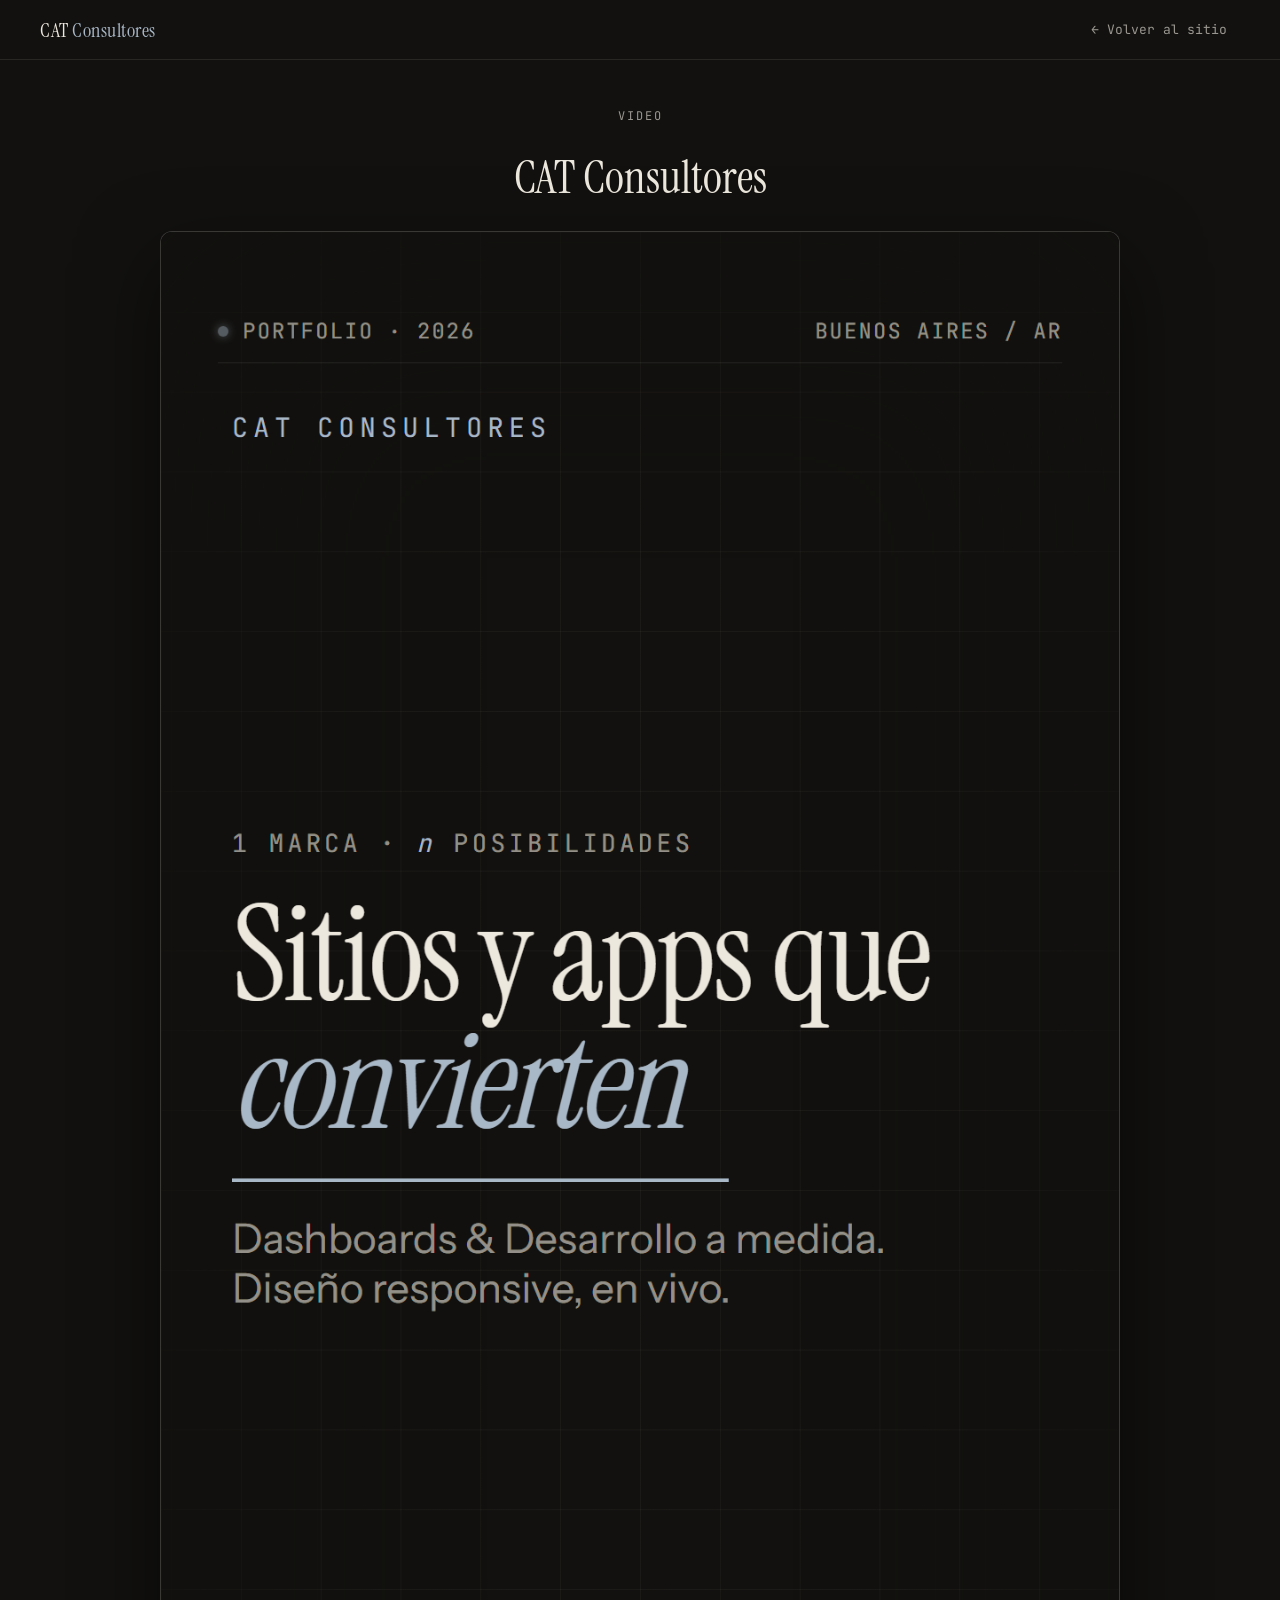
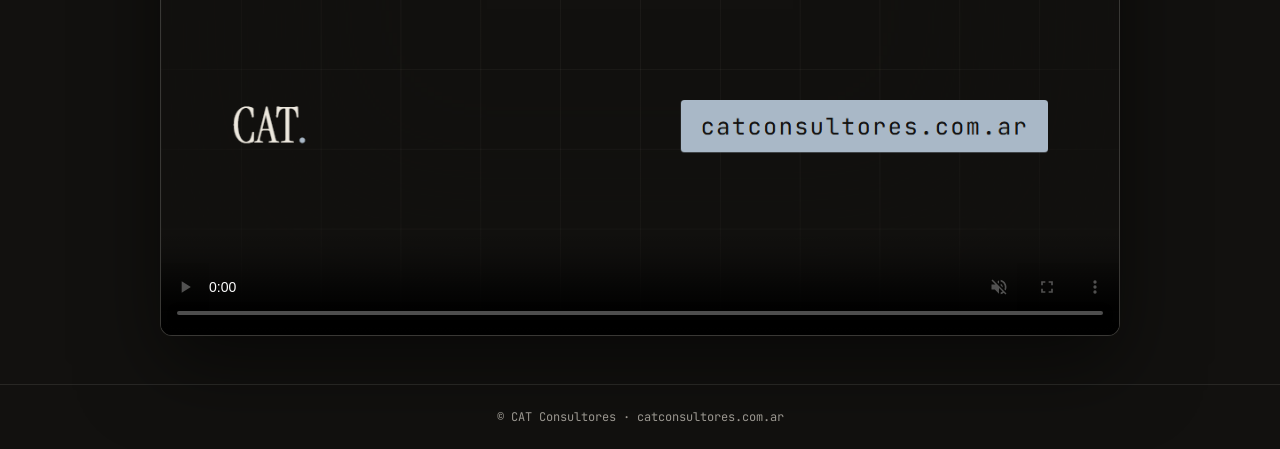
<file: video/index.html>
<!doctype html>
<html lang="es">
<head>
<meta charset="utf-8" />
<meta name="viewport" content="width=device-width, initial-scale=1" />
<title>CAT Consultores · Video</title>
<link rel="icon" type="image/png" href="../assets/logo.png">
<link rel="canonical" href="https://catconsultores.com.ar/video" />
<meta name="description" content="Video — CAT Consultores. Consultoría en visualización de datos y Power BI." />

<!-- Open Graph / compartir en redes y WhatsApp -->
<meta property="og:type" content="video.other" />
<meta property="og:title" content="CAT Consultores · Video" />
<meta property="og:description" content="Consultoría en visualización de datos y Power BI." />
<meta property="og:url" content="https://catconsultores.com.ar/video" />
<meta property="og:image" content="https://catconsultores.com.ar/assets/video-cover.png" />

<link rel="preconnect" href="https://fonts.googleapis.com" />
<link rel="preconnect" href="https://fonts.gstatic.com" crossorigin />
<link href="https://fonts.googleapis.com/css2?family=Instrument+Serif:ital@0;1&family=Instrument+Sans:wght@400;500;600&family=JetBrains+Mono:wght@400;500&display=swap" rel="stylesheet" />

<style>
  :root{
    --bg:#12110F; --bg-2:#1A1915; --fg:#EDE8DE;
    --fg-dim:rgba(237,232,222,0.62); --rule:rgba(237,232,222,0.10);
    --rule-strong:rgba(237,232,222,0.24); --accent:#A9B8C7; --accent-ink:#12110F;
    --font-sans:'Instrument Sans','Inter',system-ui,sans-serif;
    --font-display:'Instrument Serif','Times New Roman',Georgia,serif;
    --font-mono:'JetBrains Mono',ui-monospace,Menlo,monospace;
  }
  *{box-sizing:border-box;margin:0;padding:0}
  html,body{height:100%}
  body{
    background:var(--bg); color:var(--fg); font-family:var(--font-sans);
    min-height:100%; display:flex; flex-direction:column;
  }
  a{color:inherit;text-decoration:none}
  ::selection{background:var(--accent);color:var(--accent-ink)}

  .topbar{
    display:flex; align-items:center; justify-content:space-between;
    gap:24px; padding:14px 40px; border-bottom:1px solid var(--rule);
    font-family:var(--font-mono); font-size:13px;
  }
  .brand{font-family:var(--font-display); font-size:20px; letter-spacing:.5px}
  .brand span{color:var(--accent)}
  .back{
    color:var(--fg-dim); border:1px solid transparent; padding:6px 12px;
    border-radius:6px; transition:.2s;
  }
  .back:hover{color:var(--fg); border-color:var(--rule-strong)}

  main{
    flex:1; display:flex; flex-direction:column; align-items:center;
    justify-content:center; padding:48px 24px; gap:28px;
  }
  .label{
    font-family:var(--font-mono); font-size:12px; letter-spacing:2px;
    text-transform:uppercase; color:var(--fg-dim);
  }
  h1{
    font-family:var(--font-display); font-weight:400; font-size:clamp(28px,5vw,46px);
    text-align:center; line-height:1.1;
  }
  .player{
    width:100%; max-width:960px; border:1px solid var(--rule-strong);
    border-radius:12px; overflow:hidden; background:#000;
    box-shadow:0 30px 80px rgba(0,0,0,.5);
  }
  video{display:block; width:100%; height:auto}

  footer{
    text-align:center; padding:24px; font-family:var(--font-mono);
    font-size:12px; color:var(--fg-dim); border-top:1px solid var(--rule);
  }
  @media (max-width:600px){ .topbar{padding:14px 20px} }
</style>
</head>
<body>
  <header class="topbar">
    <a class="brand" href="/">CAT <span>Consultores</span></a>
    <a class="back" href="/">← Volver al sitio</a>
  </header>

  <main>
    <div class="label">Video</div>
    <h1>CAT Consultores</h1>
    <div class="player">
      <video controls muted preload="metadata" playsinline poster="../assets/video-cover.png">
        <source src="../assets/videojun2026.mp4" type="video/mp4" />
        Tu navegador no soporta la reproducción de video.
        <a href="../assets/videojun2026.mp4">Descargar el video</a>.
      </video>
    </div>
  </main>

  <footer>© CAT Consultores · catconsultores.com.ar</footer>

  <script>
    // Muteado por defecto; al sacar el mute, suena al 25%
    (function(){
      var v = document.querySelector('video');
      if(!v) return;
      var setVol = function(){ v.volume = 0.25; };
      setVol();
      v.muted = true;
      v.addEventListener('loadedmetadata', setVol);
      // Cuando el usuario quita el mute por primera vez, garantizar 25%
      v.addEventListener('volumechange', function once(){
        if(!v.muted){ v.volume = 0.25; v.removeEventListener('volumechange', once); }
      });
    })();
  </script>

  <!-- Chat de chatIA (Chatwoot). Se carga después de la página para no competir con ella. -->
  <script>
    window.chatwootSettings = { locale: "es", position: "right" };
    window.addEventListener("load", function () {
      (function(d,t) {
        var BASE_URL="https://chatia.catconsultores.com.ar";
        var g=d.createElement(t),s=d.getElementsByTagName(t)[0];
        g.src=BASE_URL+"/packs/js/sdk.js";
        g.async = true;
        s.parentNode.insertBefore(g,s);
        g.onload=function(){
          window.chatwootSDK.run({
            websiteToken: 'LB6EoS5qkvxDHrh7Zxe9yoqf',
            baseUrl: BASE_URL
          })
        }
      })(document,"script");
    });
  </script>
</body>
</html>
</file>
